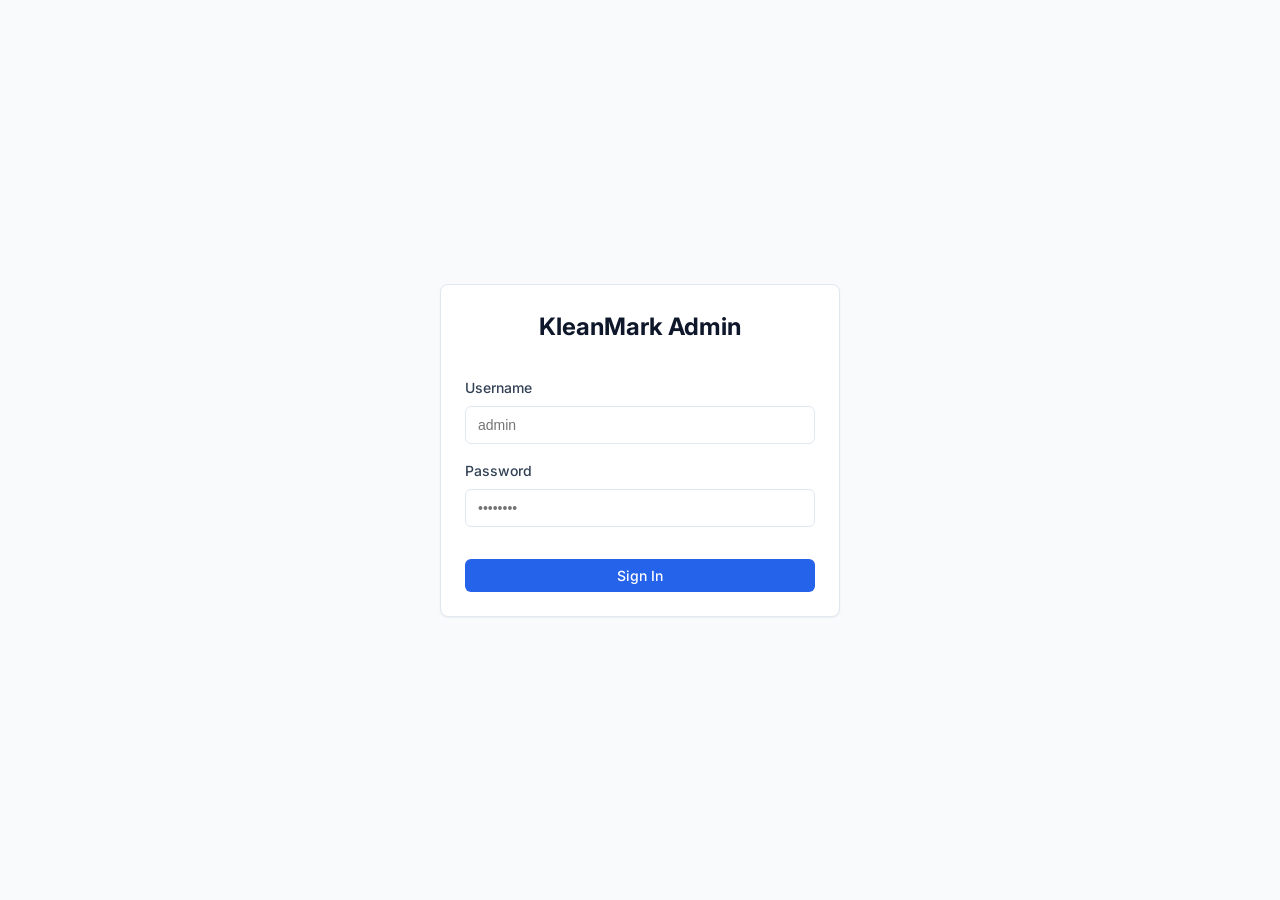
<file: admin/index.html>
<!DOCTYPE html>
<html lang="en">
<head>
  <meta charset="UTF-8">
  <meta name="viewport" content="width=device-width, initial-scale=1.0">
  <title>Admin Dashboard - KleanMark</title>
  <link href="https://fonts.googleapis.com/css2?family=Inter:wght@400;500;600;700&display=swap" rel="stylesheet">
  <link rel="stylesheet" href="css/global.css">
  <link rel="stylesheet" href="css/admin.css">
</head>
<body>

  <div class="app-container">
    
    <!-- Sidebar -->
    <aside class="sidebar">
      <div class="sidebar-header">
        <div class="sidebar-brand">KleanMark Admin</div>
      </div>
      <nav class="sidebar-nav">
        <div class="nav-item active" data-target="dashboard">Dashboard</div>
        <div class="nav-item" data-target="vendors">Vendors</div>
        <div class="nav-item" data-target="verifications">Verification Queue</div>
        <div class="nav-item" data-target="fraud">Fraud Flags</div>
        <div class="nav-item" data-target="rewards">Rewards</div>
        <div class="nav-item" data-target="subscriptions">Subscriptions</div>
        <div class="nav-item" data-target="images">Image Review</div>
        <div class="nav-item" data-target="logs">Activity Logs</div>
        <div class="nav-item" data-target="settings">System</div>
      </nav>
      <div class="sidebar-header" style="border-top: 1px solid rgba(255, 255, 255, 0.1); border-bottom: none; margin-top: auto;">
        <button class="btn btn-outline" style="width: 100%; color: #fff; border-color: rgba(255, 255, 255, 0.2);" onclick="logout()">Sign Out</button>
      </div>
    </aside>

    <!-- Main Content -->
    <div class="main-wrapper">
      <header class="topbar">
        <div class="page-title" id="pageTitle">Dashboard Overview</div>
      </header>

      <main class="main-content">
        
        <!-- DASHBOARD TAB -->
        <section id="dashboard" class="tab-pane active">
          <div class="stats-grid" id="statsContainer">
            <!-- Rendered via JS -->
            <div class="card stat-card">
              <div class="stat-title">Total Vendors</div>
              <div class="stat-value">...</div>
            </div>
          </div>
        </section>

        <!-- VENDORS TAB -->
        <section id="vendors" class="tab-pane">
          <div class="card" style="padding: 0;">
            <div style="padding: 1.5rem; border-bottom: 1px solid var(--border-color); display: flex; justify-content: space-between; align-items: center;">
              <h2 style="font-size: 1.125rem; font-weight: 600;">Vendor Directory</h2>
              <div>
                <button class="btn btn-primary" onclick="openAddVendorModal()">Add Vendor</button>
                <button class="btn btn-outline" onclick="loadVendors()">Refresh</button>
              </div>
            </div>
            <div class="table-responsive">
              <table class="data-table">
                <thead>
                  <tr>
                    <th>Business Name</th>
                    <th>Category</th>
                    <th>Trust Score</th>
                    <th>Status</th>
                    <th>Actions</th>
                  </tr>
                </thead>
                <tbody id="vendorTableBody">
                  <!-- Rendered via JS -->
                </tbody>
              </table>
            </div>
          </div>
        </section>

        <!-- VERIFICATION QUEUE TAB -->
        <section id="verifications" class="tab-pane">
          <div class="card" style="padding: 0;">
            <div style="padding: 1.5rem; border-bottom: 1px solid var(--border-color); display: flex; justify-content: space-between; align-items: center;">
              <h2 style="font-size: 1.125rem; font-weight: 600;">Verification Queue</h2>
              <button class="btn btn-outline" onclick="loadVerifications()">Refresh</button>
            </div>
            <div class="table-responsive">
              <table class="data-table">
                <thead>
                  <tr>
                    <th>Vendor Name</th>
                    <th>Category</th>
                    <th>Checklists Submitted</th>
                    <th>Actions</th>
                  </tr>
                </thead>
                <tbody id="verificationTableBody">
                  <!-- Rendered via JS -->
                </tbody>
              </table>
            </div>
          </div>
        </section>

        <!-- FRAUD FLAGS TAB -->
        <section id="fraud" class="tab-pane">
          <div class="card" style="padding: 0;">
            <div style="padding: 1.5rem; border-bottom: 1px solid var(--border-color); display: flex; justify-content: space-between; align-items: center;">
              <h2 style="font-size: 1.125rem; font-weight: 600;">Active Fraud Flags</h2>
              <button class="btn btn-outline" onclick="loadFraudFlags()">Refresh</button>
            </div>
            <div class="table-responsive">
              <table class="data-table">
                <thead>
                  <tr>
                    <th>Date</th>
                    <th>Customer</th>
                    <th>Vendor</th>
                    <th>Reason</th>
                    <th>Actions</th>
                  </tr>
                </thead>
                <tbody id="fraudTableBody">
                  <!-- Rendered via JS -->
                </tbody>
              </table>
            </div>
          </div>
        </section>

        <!-- REWARDS TAB -->
        <section id="rewards" class="tab-pane">
          <div class="card" style="margin-bottom: 1.5rem;">
            <h2 style="font-size: 1.125rem; font-weight: 600; margin-bottom: 1rem;">Add Global Reward Tier</h2>
            <form id="rewardForm" style="display: flex; gap: 1rem; align-items: flex-end;">
              <div class="form-group" style="margin: 0; flex: 1;">
                <label class="form-label" for="rName">Reward Name</label>
                <input type="text" id="rName" class="form-control" placeholder="e.g. Free Dessert" required>
              </div>
              <div class="form-group" style="margin: 0; width: 150px;">
                <label class="form-label" for="rStars">Required Stars</label>
                <input type="number" id="rStars" class="form-control" required min="1">
              </div>
              <button type="submit" class="btn btn-primary" style="height: 38px;">Add Tier</button>
            </form>
          </div>
          <div class="card" style="padding: 0;">
            <div class="table-responsive">
              <table class="data-table">
                <thead>
                  <tr>
                    <th>Reward Name</th>
                    <th>Required Stars</th>
                    <th>Actions</th>
                  </tr>
                </thead>
                <tbody id="rewardTableBody">
                  <!-- Rendered via JS -->
                </tbody>
              </table>
            </div>
          </div>
        </section>

        <!-- SUBSCRIPTIONS TAB -->
        <section id="subscriptions" class="tab-pane">
          <!-- Active Subscribers -->
          <div class="card" style="padding: 0; margin-bottom: 2rem;">
            <div style="padding: 1.5rem; border-bottom: 1px solid var(--border-color); display: flex; justify-content: space-between; align-items: center;">
              <h2 style="font-size: 1.125rem; font-weight: 600;">Active Subscribers</h2>
              <button class="btn btn-outline" onclick="loadSubscribers()">Refresh</button>
            </div>
            <div class="table-responsive">
              <table class="data-table">
                <thead>
                  <tr>
                    <th>Vendor Name</th>
                    <th>Email</th>
                    <th>Plan</th>
                    <th>Amount</th>
                    <th>Start Date</th>
                    <th>Action</th>
                  </tr>
                </thead>
                <tbody id="subscribersTableBody">
                  <!-- Rendered via JS -->
                </tbody>
              </table>
            </div>
          </div>

          <div class="card" style="padding: 0;">
            <div style="padding: 1.5rem; border-bottom: 1px solid var(--border-color);">
              <h2 style="font-size: 1.125rem; font-weight: 600;">Subscription Plans (Pricing)</h2>
            </div>
            <div class="table-responsive">
              <table class="data-table">
                <thead>
                  <tr>
                    <th>Plan Name</th>
                    <th>Price</th>
                    <th>Description 1</th>
                    <th>Description 2</th>
                    <th>Description 3</th>
                    <th>Action</th>
                  </tr>
                </thead>
                <tbody id="subscriptionsTableBody">
                  <!-- Rendered via JS -->
                </tbody>
              </table>
            </div>
          </div>
        </section>

        <!-- IMAGE REVIEW TAB -->
        <section id="images" class="tab-pane">
          <div class="card" style="padding: 0;">
            <div style="padding: 1.5rem; border-bottom: 1px solid var(--border-color);">
              <h2 style="font-size: 1.125rem; font-weight: 600;">Pending Image Reviews</h2>
            </div>
            <div class="table-responsive">
              <table class="data-table">
                <thead>
                  <tr>
                    <th>Vendor</th>
                    <th>Image Type</th>
                    <th>Preview</th>
                    <th>Score (0-5)</th>
                    <th>Action</th>
                  </tr>
                </thead>
                <tbody id="imagesTableBody">
                  <!-- Rendered via JS -->
                </tbody>
              </table>
            </div>
          </div>
        </section>

        <!-- LOGS TAB -->
        <section id="logs" class="tab-pane">
          <div class="card" style="padding: 0;">
            <div style="padding: 1.5rem; border-bottom: 1px solid var(--border-color); display: flex; justify-content: space-between; align-items: center;">
              <h2 style="font-size: 1.125rem; font-weight: 600;">Admin Activity Logs</h2>
              <button class="btn btn-outline" onclick="loadLogs()">Refresh</button>
            </div>
            <div class="table-responsive">
              <table class="data-table">
                <thead>
                  <tr>
                    <th>Date</th>
                    <th>Admin</th>
                    <th>Action</th>
                    <th>Details</th>
                  </tr>
                </thead>
                <tbody id="logsTableBody">
                  <!-- Rendered via JS -->
                </tbody>
              </table>
            </div>
          </div>
        </section>

        <!-- SYSTEM TAB -->
        <section id="settings" class="tab-pane">
          <div class="card">
            <h2 style="font-size: 1.125rem; font-weight: 600; margin-bottom: 0.5rem;">Monthly Freshness Check</h2>
            <p style="color: var(--text-muted); font-size: 0.875rem; margin-bottom: 1.5rem;">
              Manually trigger the monthly freshness check. This will mark vendors as inactive if they haven't uploaded new proof images within their required timeframe.
            </p>
            <button class="btn btn-danger" onclick="triggerFreshnessCheck()" id="freshnessBtn">Execute Freshness Check</button>
            <p id="freshnessResult" style="margin-top: 1rem; font-size: 0.875rem;"></p>
          </div>
        </section>

      </main>
    </div>
  </div>

  <!-- VENDOR DETAILS MODAL -->
  <div class="modal-overlay" id="vendorModal">
    <div class="modal">
      <div class="modal-header">
        <h3 class="modal-title" id="vmTitle">Vendor Details</h3>
        <button class="modal-close" onclick="closeModal('vendorModal')">&times;</button>
      </div>
      <div class="modal-body">
        <div id="vmImages" style="display: grid; grid-template-columns: 1fr 1fr; gap: 1rem; margin-bottom: 1.5rem;">
          <!-- Images go here -->
        </div>
        <hr style="border: 0; border-top: 1px solid var(--border-color); margin: 1.5rem 0;">
        <h4 style="font-size: 0.875rem; font-weight: 600; margin-bottom: 0.5rem;">Override Trust Score</h4>
        <div style="display: flex; gap: 1rem; align-items: center;">
          <input type="number" id="vmScoreInput" class="form-control" step="0.1" style="width: 100px;">
          <button class="btn btn-primary" onclick="updateTrustScore()">Save Score</button>
        </div>
        <input type="hidden" id="vmVendorId">
      </div>
      <div class="modal-footer">
        <button class="btn btn-outline" onclick="closeModal('vendorModal')">Close</button>
      </div>
    </div>
  </div>

  <!-- ADD/EDIT VENDOR MODAL -->
  <div class="modal-overlay" id="addVendorModal">
    <div class="modal">
      <div class="modal-header">
        <h3 class="modal-title" id="addVendorTitle">Add New Vendor</h3>
        <button class="modal-close" onclick="closeModal('addVendorModal')">&times;</button>
      </div>
      <div class="modal-body">
        <form id="addVendorForm">
          <input type="hidden" id="avId">
          <div class="form-group">
            <label class="form-label" for="avBusinessName">Business Name</label>
            <input type="text" id="avBusinessName" class="form-control" required>
          </div>
          <div class="form-group">
            <label class="form-label" for="avOwnerName">Owner Name</label>
            <input type="text" id="avOwnerName" class="form-control" required>
          </div>
          <div class="form-group">
            <label class="form-label" for="avEmail">Email</label>
            <input type="email" id="avEmail" class="form-control" required>
          </div>
          <div class="form-group" id="avPasswordGroup">
            <label class="form-label" for="avPassword">Password</label>
            <input type="password" id="avPassword" class="form-control">
          </div>
          <div class="form-group">
            <label class="form-label" for="avCategory">Category</label>
            <select id="avCategory" class="form-control">
              <option value="Restaurant">Restaurant</option>
              <option value="Cafe">Cafe</option>
              <option value="Food Truck">Food Truck</option>
              <option value="Cloud Kitchen">Cloud Kitchen</option>
              <option value="Bakery">Bakery</option>
            </select>
          </div>
          <button type="submit" class="btn btn-primary" style="width:100%">Save Vendor</button>
        </form>
      </div>
    </div>
  </div>

  <!-- SUSPEND VENDOR MODAL -->
  <div class="modal-overlay" id="suspendVendorModal">
    <div class="modal">
      <div class="modal-header">
        <h3 class="modal-title">Suspend Vendor</h3>
        <button class="modal-close" onclick="closeModal('suspendVendorModal')">&times;</button>
      </div>
      <div class="modal-body">
        <input type="hidden" id="svId">
        <div class="form-group">
          <label class="form-label" for="svReason">Reason for suspension</label>
          <textarea id="svReason" class="form-control" rows="3" required></textarea>
        </div>
        <button class="btn btn-danger" onclick="suspendVendorSubmit()" style="width:100%">Confirm Suspension</button>
      </div>
    </div>
  </div>

  <script src="js/auth.js"></script>
  <script src="js/main.js"></script>
</body>
</html>
</file>
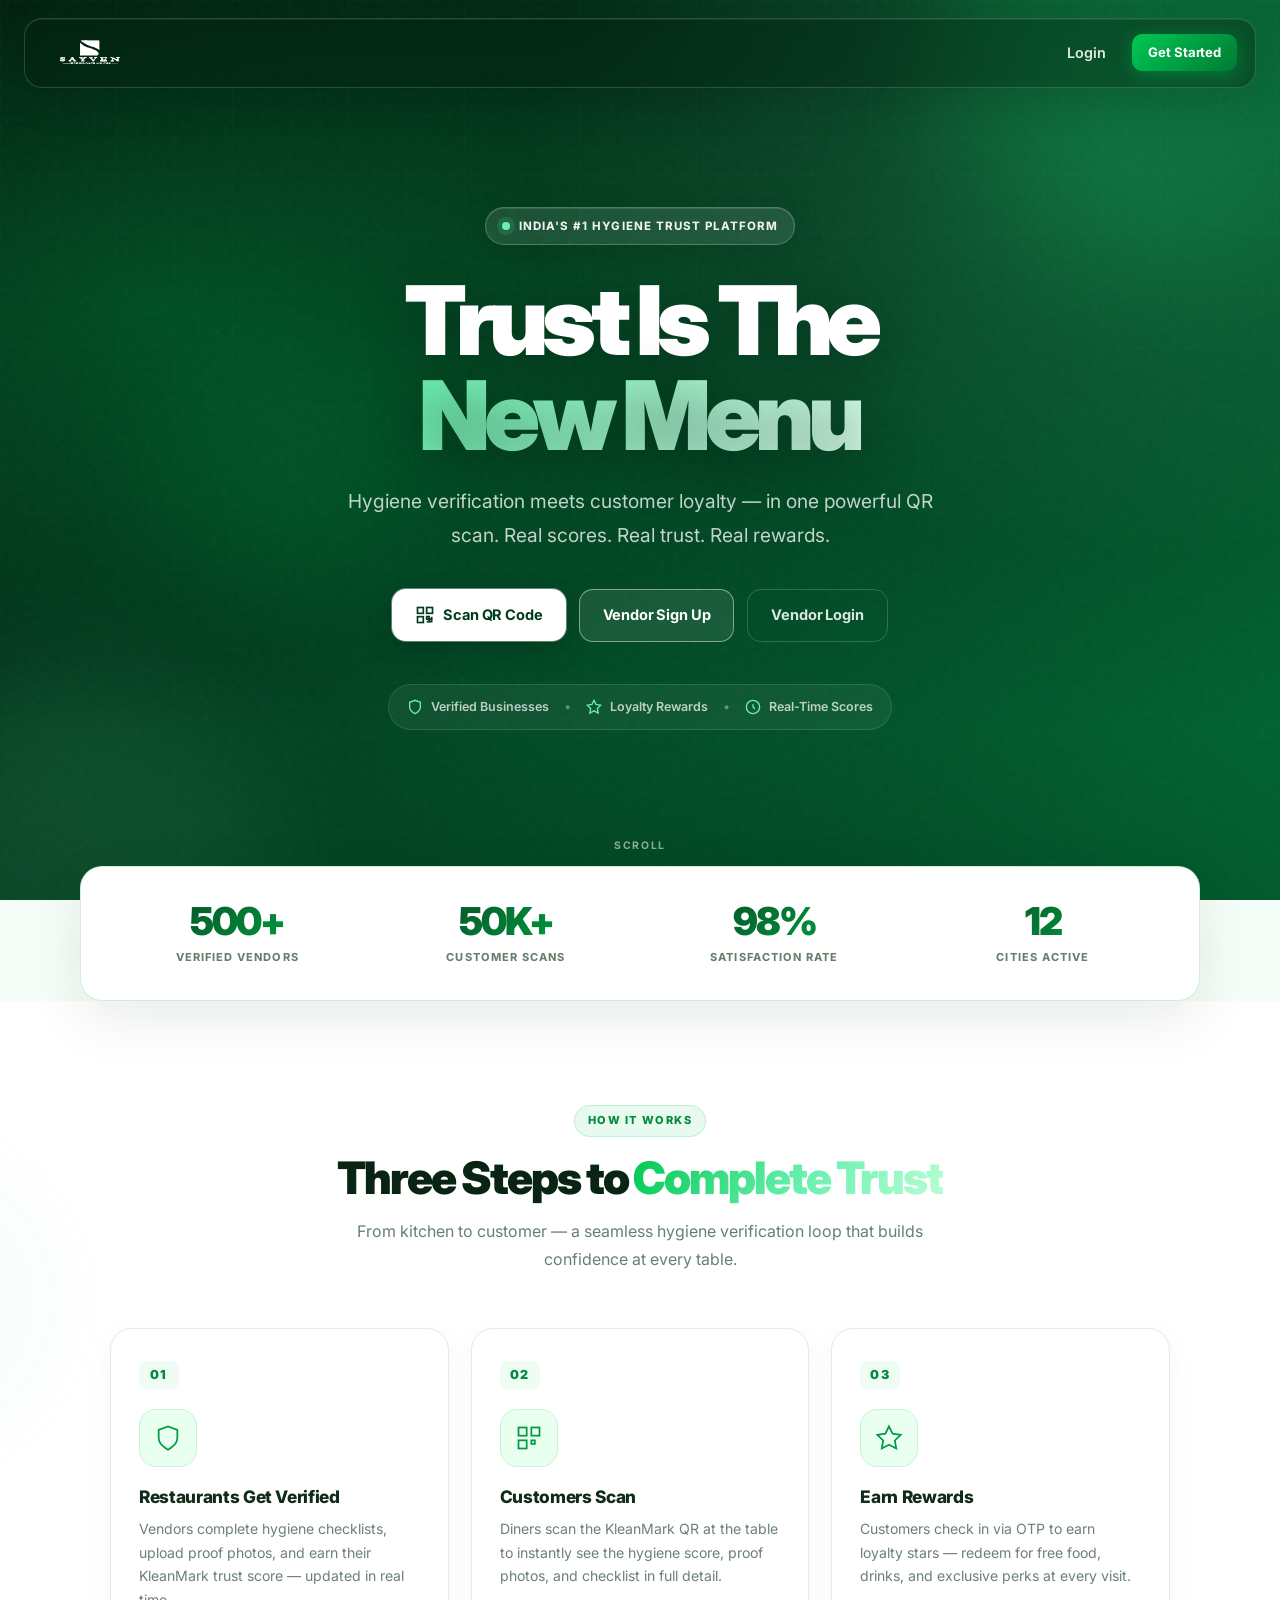
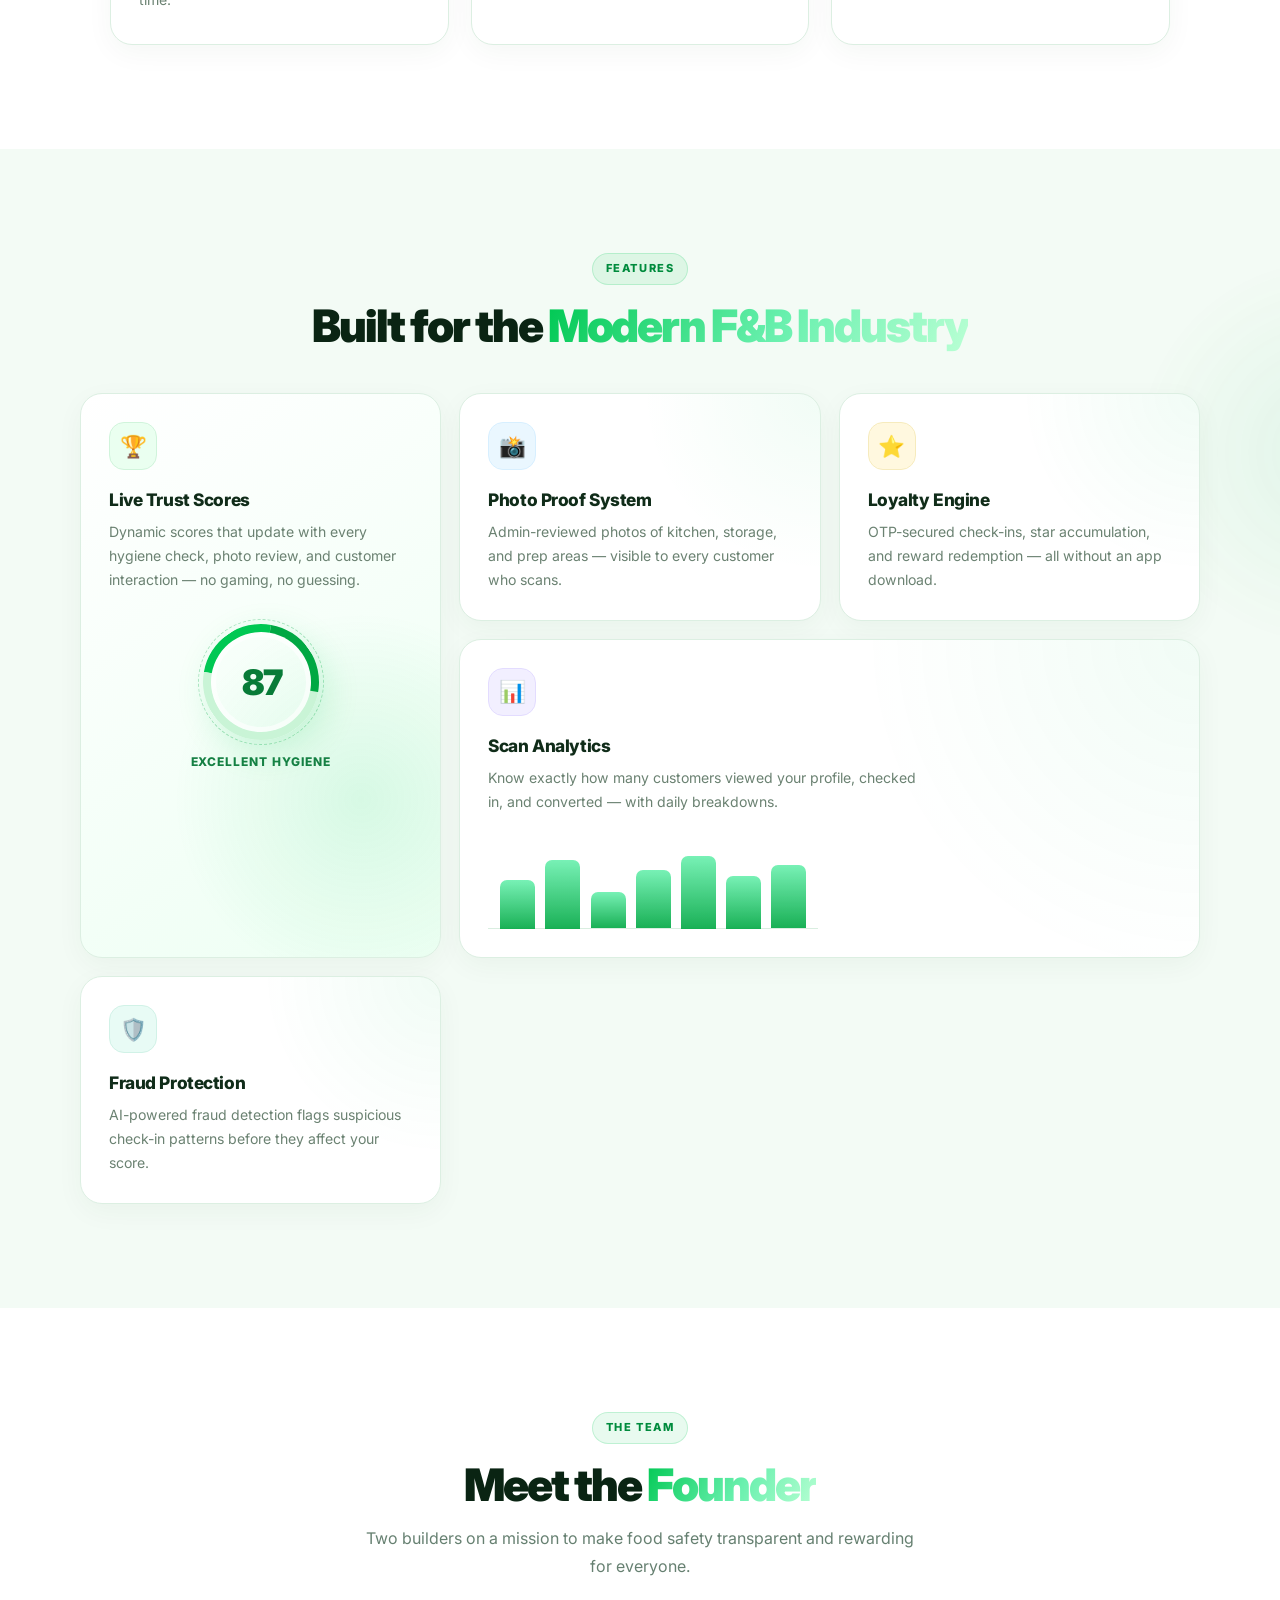
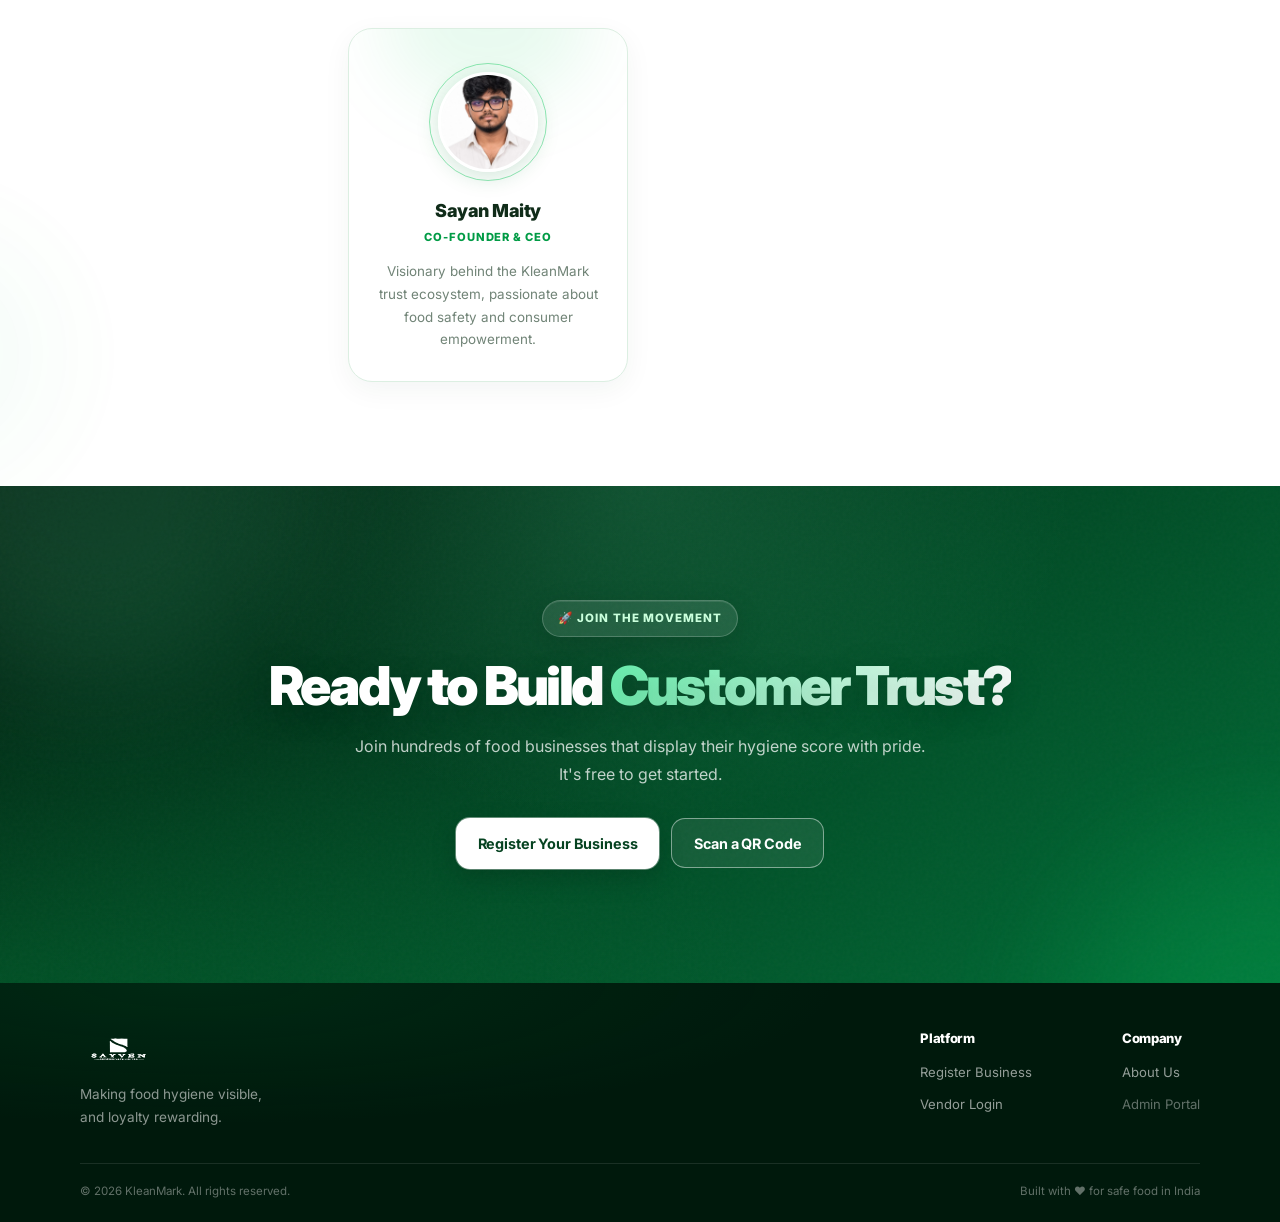
<file: frontend/index.html>
<!DOCTYPE html>
<html lang="en">
<head>
  <meta charset="UTF-8">
  <meta name="viewport" content="width=device-width, initial-scale=1.0">
  <title>KleanMark — Trust Is The New Menu</title>
  <link href="https://fonts.googleapis.com/css2?family=Inter:wght@300;400;500;600;700;800;900&display=swap" rel="stylesheet">
  <link rel="icon" type="image/x-icon" href="assets/images/favicon.ico">
  <link rel="stylesheet" href="css/global.css">
  <link rel="stylesheet" href="css/landing.css">
</head>
<body>

  <!-- ===== HERO ===== -->
  <header class="hero">
    <div class="hero-noise"></div>
    <div class="orb orb-1"></div>
    <div class="orb orb-2"></div>
    <div class="orb orb-3"></div>

    <nav class="hero-nav">
      <img src="assets/images/Logo.svg" alt="KleanMark" class="nav-logo">
      <div class="nav-links">
        <a href="vendor-login.html" class="nav-link">Login</a>
        <a href="vendor-register.html" class="btn btn-primary btn-sm">Get Started</a>
      </div>
    </nav>

    <div class="hero-content">
      <div class="hero-badge">
        <span class="dot"></span>
        India's #1 Hygiene Trust Platform
      </div>

      <h1 class="hero-title">
        Trust Is The<br>
        <span class="gradient-text">New Menu</span>
      </h1>

      <p class="hero-subtitle">
        Hygiene verification meets customer loyalty — in one powerful QR scan.
        Real scores. Real trust. Real rewards.
      </p>

      <div class="hero-buttons">
        <button class="btn btn-hero-primary" onclick="openScanner()">
          <svg width="20" height="20" viewBox="0 0 24 24" fill="none" stroke="currentColor" stroke-width="2"><rect x="3" y="3" width="7" height="7"/><rect x="14" y="3" width="7" height="7"/><rect x="3" y="14" width="7" height="7"/><path d="M14 14h3v3h-3z"/><path d="M17 17h3v3h-3z"/><path d="M14 20h3"/><path d="M20 14v3"/></svg>
          Scan QR Code
        </button>
        <a href="vendor-register.html" class="btn btn-hero-outline">Vendor Sign Up</a>
        <a href="vendor-login.html" class="btn btn-hero-ghost">Vendor Login</a>
      </div>

      <div class="hero-trust-strip">
        <div class="trust-item">
          <svg width="16" height="16" viewBox="0 0 24 24" fill="none" stroke="currentColor" stroke-width="2"><path d="M12 22s8-4 8-10V5l-8-3-8 3v7c0 6 8 10 8 10z"/></svg>
          Verified Businesses
        </div>
        <div class="trust-sep">•</div>
        <div class="trust-item">
          <svg width="16" height="16" viewBox="0 0 24 24" fill="none" stroke="currentColor" stroke-width="2"><polygon points="12 2 15.09 8.26 22 9.27 17 14.14 18.18 21.02 12 17.77 5.82 21.02 7 14.14 2 9.27 8.91 8.26 12 2"/></svg>
          Loyalty Rewards
        </div>
        <div class="trust-sep">•</div>
        <div class="trust-item">
          <svg width="16" height="16" viewBox="0 0 24 24" fill="none" stroke="currentColor" stroke-width="2"><circle cx="12" cy="12" r="10"/><path d="M12 8v4l3 3"/></svg>
          Real-Time Scores
        </div>
      </div>
    </div>

    <div class="scroll-hint">
      <span>Scroll</span>
      <div class="scroll-arrow"></div>
    </div>
  </header>

  <!-- ===== STATS STRIP ===== -->
  <div class="stats-strip">
    <div class="stat-item reveal">
      <div class="stat-number" data-target="500" data-suffix="+">500+</div>
      <div class="stat-label">Verified Vendors</div>
    </div>
    <div class="stat-divider"></div>
    <div class="stat-item reveal">
      <div class="stat-number" data-target="50" data-suffix="K+">50K+</div>
      <div class="stat-label">Customer Scans</div>
    </div>
    <div class="stat-divider"></div>
    <div class="stat-item reveal">
      <div class="stat-number" data-target="98" data-suffix="%">98%</div>
      <div class="stat-label">Satisfaction Rate</div>
    </div>
    <div class="stat-divider"></div>
    <div class="stat-item reveal">
      <div class="stat-number" data-target="12" data-suffix="">12</div>
      <div class="stat-label">Cities Active</div>
    </div>
  </div>

  <!-- ===== HOW IT WORKS ===== -->
  <section class="how-it-works">
    <div class="section-inner">
      <span class="section-label reveal">How It Works</span>
      <h2 class="section-title reveal">Three Steps to <span class="gradient-text">Complete Trust</span></h2>
      <p class="section-subtitle reveal">From kitchen to customer — a seamless hygiene verification loop that builds confidence at every table.</p>

      <div class="steps">
        <div class="step reveal">
          <div class="step-accent"></div>
          <div class="step-number">01</div>
          <div class="step-icon">
            <svg width="28" height="28" viewBox="0 0 24 24" fill="none" stroke="currentColor" stroke-width="1.5"><path d="M12 22s8-4 8-10V5l-8-3-8 3v7c0 6 8 10 8 10z"/></svg>
          </div>
          <div class="step-content">
            <h3>Restaurants Get Verified</h3>
            <p>Vendors complete hygiene checklists, upload proof photos, and earn their KleanMark trust score — updated in real time.</p>
          </div>
        </div>

        <div class="step reveal">
          <div class="step-accent"></div>
          <div class="step-number">02</div>
          <div class="step-icon">
            <svg width="28" height="28" viewBox="0 0 24 24" fill="none" stroke="currentColor" stroke-width="1.5"><rect x="3" y="3" width="7" height="7"/><rect x="14" y="3" width="7" height="7"/><rect x="3" y="14" width="7" height="7"/><path d="M14 14h3v3h-3z"/></svg>
          </div>
          <div class="step-content">
            <h3>Customers Scan</h3>
            <p>Diners scan the KleanMark QR at the table to instantly see the hygiene score, proof photos, and checklist in full detail.</p>
          </div>
        </div>

        <div class="step reveal">
          <div class="step-accent"></div>
          <div class="step-number">03</div>
          <div class="step-icon">
            <svg width="28" height="28" viewBox="0 0 24 24" fill="none" stroke="currentColor" stroke-width="1.5"><polygon points="12 2 15.09 8.26 22 9.27 17 14.14 18.18 21.02 12 17.77 5.82 21.02 7 14.14 2 9.27 8.91 8.26 12 2"/></svg>
          </div>
          <div class="step-content">
            <h3>Earn Rewards</h3>
            <p>Customers check in via OTP to earn loyalty stars — redeem for free food, drinks, and exclusive perks at every visit.</p>
          </div>
        </div>
      </div>
    </div>
  </section>

  <!-- ===== FEATURES BENTO ===== -->
  <section class="features-section">
    <div class="section-inner">
      <span class="section-label reveal">Features</span>
      <h2 class="section-title reveal">Built for the <span class="gradient-text">Modern F&amp;B Industry</span></h2>
      <div class="bento-grid">
        <div class="bento-card bento-large reveal">
          <div class="bento-icon">🏆</div>
          <h3>Live Trust Scores</h3>
          <p>Dynamic scores that update with every hygiene check, photo review, and customer interaction — no gaming, no guessing.</p>
          <div class="bento-score-demo">
            <div class="demo-ring">
              <span class="demo-score">87</span>
            </div>
            <div class="demo-label">Excellent Hygiene</div>
          </div>
        </div>
        <div class="bento-card reveal">
          <div class="bento-icon">📸</div>
          <h3>Photo Proof System</h3>
          <p>Admin-reviewed photos of kitchen, storage, and prep areas — visible to every customer who scans.</p>
        </div>
        <div class="bento-card reveal">
          <div class="bento-icon">⭐</div>
          <h3>Loyalty Engine</h3>
          <p>OTP-secured check-ins, star accumulation, and reward redemption — all without an app download.</p>
        </div>
        <div class="bento-card bento-wide reveal">
          <div class="bento-icon">📊</div>
          <h3>Scan Analytics</h3>
          <p>Know exactly how many customers viewed your profile, checked in, and converted — with daily breakdowns.</p>
          <div class="analytics-demo">
            <div class="analytics-bar" style="--h: 60%"></div>
            <div class="analytics-bar" style="--h: 85%"></div>
            <div class="analytics-bar" style="--h: 45%"></div>
            <div class="analytics-bar" style="--h: 72%"></div>
            <div class="analytics-bar" style="--h: 90%"></div>
            <div class="analytics-bar" style="--h: 65%"></div>
            <div class="analytics-bar" style="--h: 78%"></div>
          </div>
        </div>
        <div class="bento-card reveal">
          <div class="bento-icon">🛡️</div>
          <h3>Fraud Protection</h3>
          <p>AI-powered fraud detection flags suspicious check-in patterns before they affect your score.</p>
        </div>
      </div>
    </div>
  </section>

  <!-- ===== FOUNDERS ===== -->
  <section class="about-founders" id="founders">
    <div class="section-inner">
      <span class="section-label reveal">The Team</span>
      <h2 class="section-title reveal">Meet the <span class="gradient-text">Founder</span></h2>
      <p class="section-subtitle reveal">Two builders on a mission to make food safety transparent and rewarding for everyone.</p>

      <div class="founders-grid">
        <div class="founder-card reveal">
          <div class="founder-glow"></div>
          <div class="founder-img-wrap">
            <img src="assets/images/Sayan%20Maity.png" alt="Sayan Maity" class="founder-img">
            <div class="founder-ring"></div>
          </div>
          <div class="founder-info">
            <h3>Sayan Maity</h3>
            <p class="founder-role">Co-Founder &amp; CEO</p>
            <p class="founder-bio">Visionary behind the KleanMark trust ecosystem, passionate about food safety and consumer empowerment.</p>
          </div>
        </div>

        <!-- <div class="founder-card reveal">
          <div class="founder-glow"></div>
          <div class="founder-img-wrap">
            <img src="assets/images/CEO%202.png" alt="Subarna Bag" class="founder-img">
            <div class="founder-ring"></div>
          </div>
          <div class="founder-info">
            <h3 id="ceo2-name">Subarna Bag</h3>
            <p class="founder-role">Co-Founder &amp; CTO</p>
            <p class="founder-bio">The engineering force behind KleanMark's real-time verification platform and loyalty infrastructure.</p>
          </div>
        </div> -->
      </div>
    </div>
  </section>

  <!-- ===== CTA ===== -->
  <section class="cta-section">
    <div class="cta-noise"></div>
    <div class="orb orb-1"></div>
    <div class="orb orb-2"></div>
    <div class="cta-inner reveal">
      <div class="cta-badge">🚀 Join the Movement</div>
      <h2>Ready to Build <span class="gradient-text">Customer Trust?</span></h2>
      <p>Join hundreds of food businesses that display their hygiene score with pride. It's free to get started.</p>
      <div class="cta-buttons">
        <a href="vendor-register.html" class="btn btn-cta-primary">Register Your Business</a>
        <button class="btn btn-cta-outline" onclick="openScanner()">Scan a QR Code</button>
      </div>
    </div>
  </section>

  <!-- ===== FOOTER ===== -->
  <footer class="site-footer">
    <div class="footer-inner">
      <div class="footer-brand">
        <img src="assets/images/Logo.svg" alt="KleanMark" class="footer-logo">
        <p>Making food hygiene visible,<br>and loyalty rewarding.</p>
      </div>
      <div class="footer-links">
        <div class="footer-col">
          <h4>Platform</h4>
          <a href="vendor-register.html">Register Business</a>
          <a href="vendor-login.html">Vendor Login</a>
        </div>
        <div class="footer-col">
          <h4>Company</h4>
          <a href="#founders">About Us</a>
          <a href="admin-login.html" class="footer-admin-link">Admin Portal</a>
        </div>
      </div>
    </div>
    <div class="footer-bottom">
      <p>© 2026 KleanMark. All rights reserved.</p>
      <p>Built with ❤️ for safe food in India</p>
    </div>
  </footer>

  <!-- ===== QR SCANNER MODAL ===== -->
  <div class="modal-overlay" id="scannerModal" role="dialog" aria-modal="true" aria-labelledby="scannerTitle" aria-hidden="true" tabindex="-1">
    <div class="modal-content">
      <div class="modal-handle"></div>
      <div class="modal-scanner-icon">
        <svg width="48" height="48" viewBox="0 0 24 24" fill="none" stroke="currentColor" stroke-width="1.5"><rect x="3" y="3" width="7" height="7"/><rect x="14" y="3" width="7" height="7"/><rect x="3" y="14" width="7" height="7"/><path d="M14 14h3v3h-3z"/><path d="M17 17h3v3h-3z"/><path d="M14 20h3"/><path d="M20 14v3"/></svg>
      </div>
      <h3 id="scannerTitle">Scan KleanMark QR</h3>
      <p>In a live deployment, this opens your camera. For now, enter a Vendor ID to simulate scanning.</p>
      <div class="form-group">
        <label class="form-label">Vendor ID (UUID)</label>
        <input type="text" id="mockVendorId" class="form-control" placeholder="e.g. 3fa85f64-5717-4562-b3fc-2c963f66afa6" autocomplete="off" autocapitalize="off" spellcheck="false" maxlength="36" aria-describedby="vendorIdHelp">
        <small id="vendorIdHelp">Enter a valid vendor UUID.</small>
      </div>
      <button class="btn btn-primary" onclick="simulateScan()">Simulate Scan</button>
      <button class="btn btn-outline" style="margin-top: 10px;" onclick="closeScanner()">Cancel</button>
    </div>
  </div>

  <div id="toast-container"></div>

  <script src="js/api.js"></script>
  <script>
    const scannerModal = document.getElementById('scannerModal');
    const vendorIdInput = document.getElementById('mockVendorId');
    let previouslyFocusedElement = null;

    function openScanner() {
      previouslyFocusedElement = document.activeElement;
      scannerModal.classList.add('active');
      scannerModal.setAttribute('aria-hidden', 'false');
      vendorIdInput.focus();
    }

    function closeScanner() {
      scannerModal.classList.remove('active');
      scannerModal.setAttribute('aria-hidden', 'true');
      if (previouslyFocusedElement && typeof previouslyFocusedElement.focus === 'function') {
        previouslyFocusedElement.focus();
      }
    }

    function simulateScan() {
      const vendorId = vendorIdInput.value.trim();
      const uuidPattern = /^[0-9a-f]{8}-[0-9a-f]{4}-[1-8][0-9a-f]{3}-[89ab][0-9a-f]{3}-[0-9a-f]{12}$/i;

      if (!uuidPattern.test(vendorId)) {
        vendorIdInput.setCustomValidity('Enter a valid UUID.');
        vendorIdInput.reportValidity();
        return;
      }

      vendorIdInput.setCustomValidity('');
      window.location.href = `public-vendor.html?id=${encodeURIComponent(vendorId)}`;
    }

    vendorIdInput.addEventListener('input', () => vendorIdInput.setCustomValidity(''));

    // Close the scanner when the user clicks the backdrop or presses Escape.
    scannerModal.addEventListener('click', (event) => {
      if (event.target === scannerModal) closeScanner();
    });

    document.addEventListener('keydown', (event) => {
      if (event.key === 'Escape' && scannerModal.classList.contains('active')) {
        closeScanner();
      }
    });

    document.addEventListener('DOMContentLoaded', () => {
      // Scroll reveal
      if ('IntersectionObserver' in window) {
        const revealObserver = new IntersectionObserver((entries, observer) => {
          entries.forEach((entry) => {
            if (entry.isIntersecting) {
              entry.target.classList.add('visible');
              observer.unobserve(entry.target);
            }
          });
        }, { threshold: 0.08, rootMargin: '0px 0px -40px 0px' });

        document.querySelectorAll('.reveal, .fade-up').forEach((element) => {
          revealObserver.observe(element);
        });
      } else {
        document.querySelectorAll('.reveal, .fade-up').forEach((element) => {
          element.classList.add('visible');
        });
      }

      // Animate the statistics once they enter the viewport.
      const statNumbers = document.querySelectorAll('.stat-number[data-target]');
      const animateNum = (element) => {
        const target = Number(element.dataset.target);
        const suffix = element.dataset.suffix || '';
        const duration = 1200;
        const startTime = performance.now();

        if (!Number.isFinite(target) || target < 0) return;

        const tick = (now) => {
          const progress = Math.min((now - startTime) / duration, 1);
          const easedProgress = 1 - Math.pow(1 - progress, 3);
          element.textContent = `${Math.floor(target * easedProgress)}${suffix}`;
          if (progress < 1) requestAnimationFrame(tick);
        };

        requestAnimationFrame(tick);
      };

      if ('IntersectionObserver' in window) {
        const statsObserver = new IntersectionObserver((entries, observer) => {
          entries.forEach((entry) => {
            if (entry.isIntersecting) {
              animateNum(entry.target);
              observer.unobserve(entry.target);
            }
          });
        }, { threshold: 0.5 });

        statNumbers.forEach((element) => statsObserver.observe(element));
      } else {
        statNumbers.forEach(animateNum);
      }
    });
  </script>
</body>
</html>
</file>
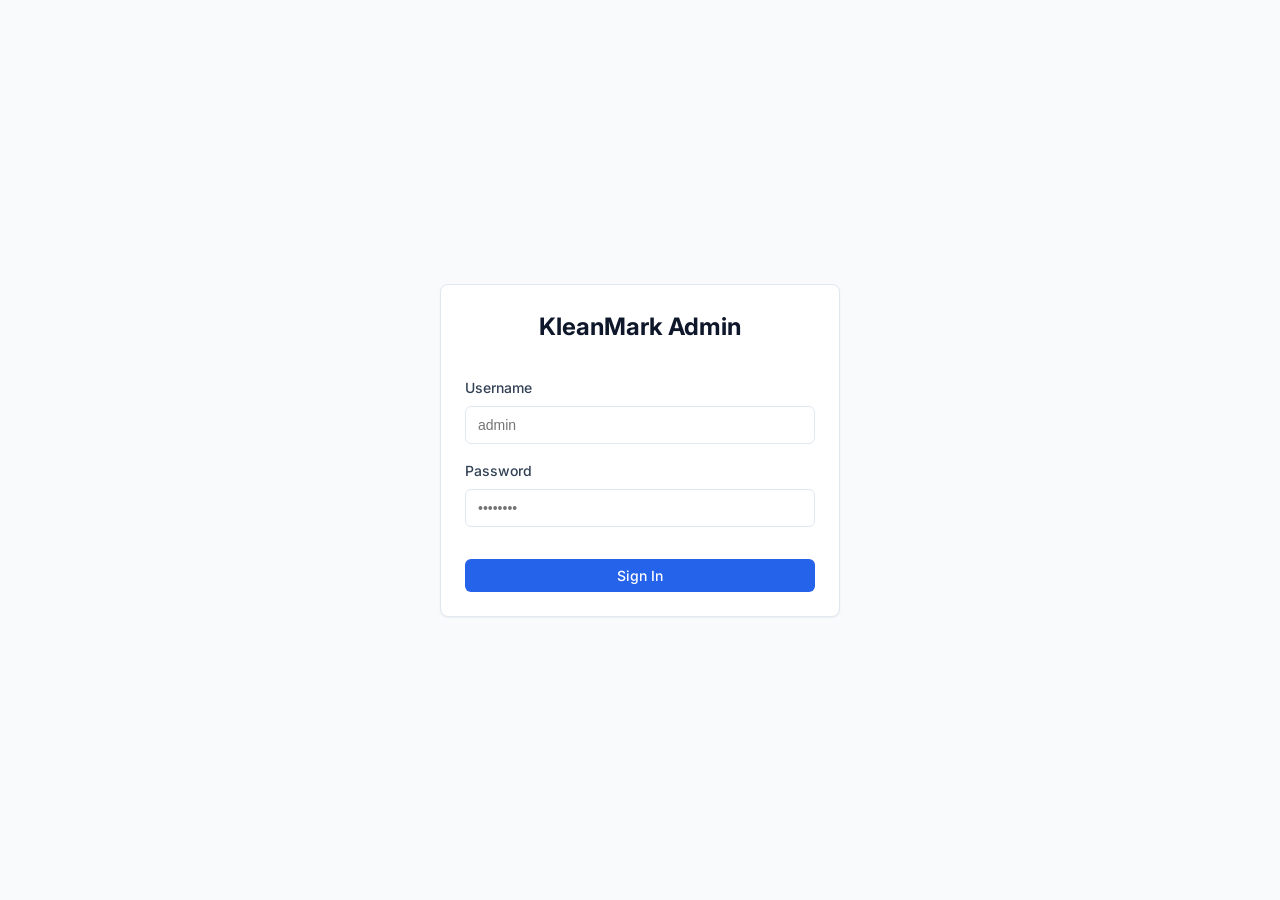
<file: admin/login.html>
<!DOCTYPE html>
<html lang="en">
<head>
  <meta charset="UTF-8">
  <meta name="viewport" content="width=device-width, initial-scale=1.0">
  <title>Admin Login - KleanMark</title>
  <link href="https://fonts.googleapis.com/css2?family=Inter:wght@400;500;600;700&display=swap" rel="stylesheet">
  <link rel="stylesheet" href="css/global.css">
  <link rel="stylesheet" href="css/admin.css">
</head>
<body class="login-page">

  <div class="card login-card">
    <div class="login-logo">KleanMark Admin</div>
    
    <div id="errorMessage" class="badge badge-danger" style="display: none; width: 100%; justify-content: center; margin-bottom: 1rem; padding: 0.5rem;"></div>

    <form id="loginForm">
      <div class="form-group">
        <label class="form-label" for="username">Username</label>
        <input type="text" id="username" class="form-control" required placeholder="admin">
      </div>
      <div class="form-group">
        <label class="form-label" for="password">Password</label>
        <input type="password" id="password" class="form-control" required placeholder="••••••••">
      </div>
      <button type="submit" class="btn btn-primary" style="width: 100%; margin-top: 1rem;">Sign In</button>
    </form>
  </div>

  <script src="js/auth.js"></script>
</body>
</html>
</file>
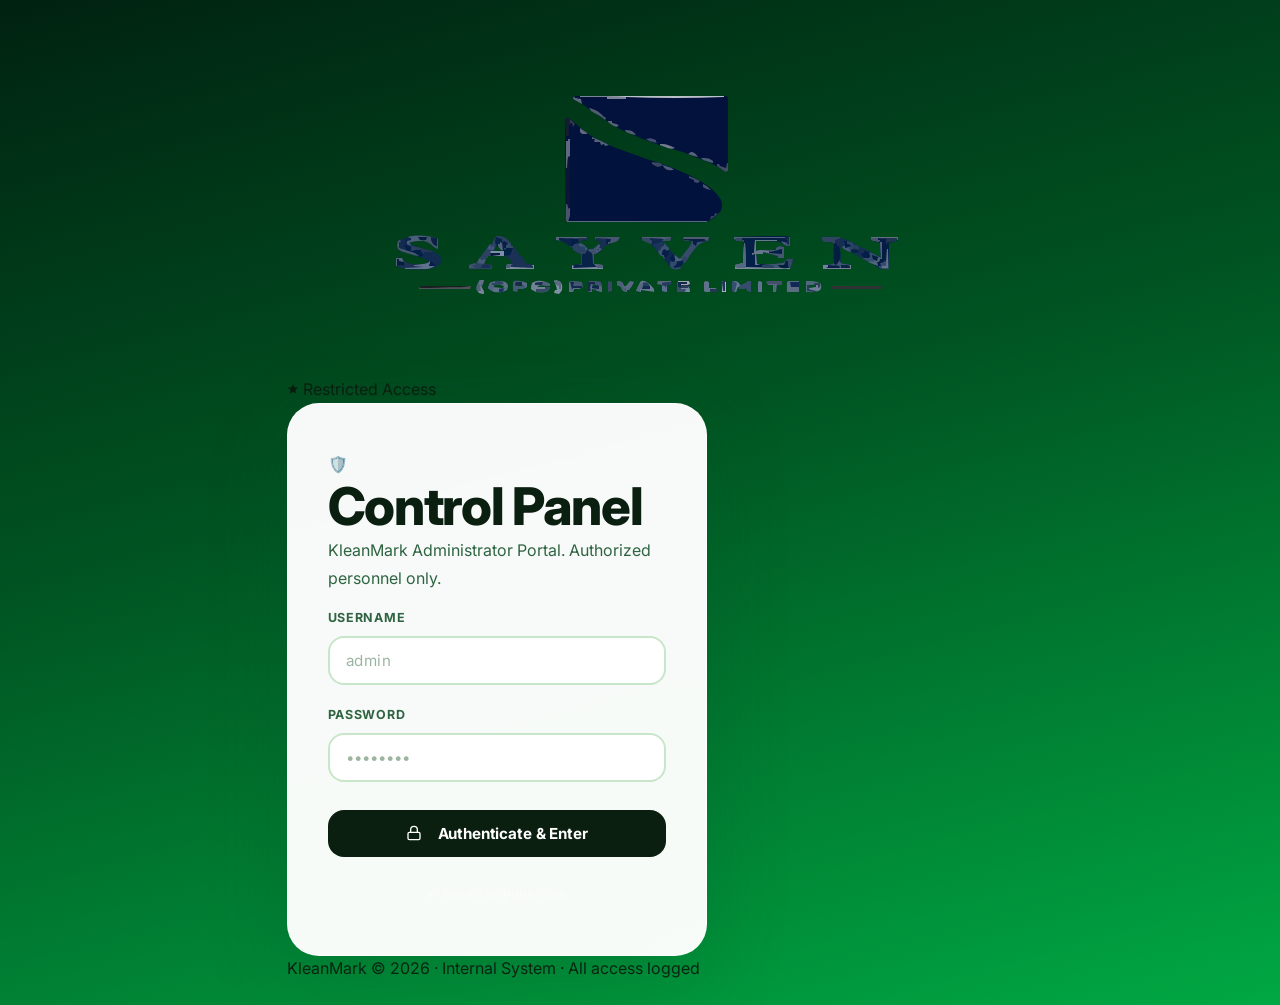
<file: frontend/admin-dashboard.html>
<!DOCTYPE html>
<html lang="en">
<head>
  <meta charset="UTF-8">
  <meta name="viewport" content="width=device-width, initial-scale=1.0">
  <title>Admin Dashboard — KleanMark Control Panel</title>
  <link href="https://fonts.googleapis.com/css2?family=Inter:wght@300;400;500;600;700;800&display=swap" rel="stylesheet">
  <link rel="icon" type="image/x-icon" href="assets/images/favicon.ico">
  <link rel="stylesheet" href="css/global.css">
  <link rel="stylesheet" href="css/admin.css">
</head>
<body>

  <!-- Top Navigation -->
  <div class="top-nav">
    <div class="nav-brand" style="display: flex; align-items: center; gap: 10px;">
      <img src="assets/images/Logo.svg" alt="KleanMark" style="height: 28px;">
      <span style="font-weight: 700; letter-spacing: -0.3px;">Control Panel</span>
      <span class="badge badge-dark" style="margin-left: 6px; font-size: 0.7rem; text-transform: uppercase;">Admin</span>
    </div>
    <div style="display: flex; align-items: center; gap: 12px;">
      <a href="index.html" class="btn btn-ghost btn-sm" style="color: var(--text-secondary); text-decoration: none;">
        <svg width="14" height="14" viewBox="0 0 24 24" fill="none" stroke="currentColor" stroke-width="2" style="margin-right: 4px;"><path d="M3 9l9-7 9 7v11a2 2 0 0 1-2 2H5a2 2 0 0 1-2-2z"/></svg>
        Public Site
      </a>
      <button class="btn btn-outline btn-sm" onclick="logout()">
        <svg width="14" height="14" viewBox="0 0 24 24" fill="none" stroke="currentColor" stroke-width="2" style="margin-right: 4px;"><path d="M9 21H5a2 2 0 0 1-2-2V5a2 2 0 0 1 2-2h4"/><polyline points="16 17 21 12 16 7"/><line x1="21" y1="12" x2="9" y2="12"/></svg>
        Sign Out
      </button>
    </div>
  </div>

  <!-- Dashboard Container -->
  <div class="dashboard-container">
    
    <!-- Sidebar Navigation -->
    <div class="sidebar">
      <div class="tab active" data-target="reports">
        <svg width="16" height="16" viewBox="0 0 24 24" fill="none" stroke="currentColor" stroke-width="2"><rect x="3" y="3" width="7" height="7"/><rect x="14" y="3" width="7" height="7"/><rect x="14" y="14" width="7" height="7"/><rect x="3" y="14" width="7" height="7"/></svg>
        Overview
      </div>
      <div class="tab" data-target="vendors">
        <svg width="16" height="16" viewBox="0 0 24 24" fill="none" stroke="currentColor" stroke-width="2"><path d="M17 21v-2a4 4 0 0 0-4-4H5a4 4 0 0 0-4 4v2"/><circle cx="9" cy="7" r="4"/><path d="M23 21v-2a4 4 0 0 0-3-3.87"/><path d="M16 3.13a4 4 0 0 1 0 7.75"/></svg>
        Vendors
      </div>
      <div class="tab" data-target="fraud">
        <svg width="16" height="16" viewBox="0 0 24 24" fill="none" stroke="currentColor" stroke-width="2"><path d="M10.29 3.86L1.82 18a2 2 0 0 0 1.71 3h16.94a2 2 0 0 0 1.71-3L13.71 3.86a2 2 0 0 0-3.42 0z"/><line x1="12" y1="9" x2="12" y2="13"/><line x1="12" y1="17" x2="12.01" y2="17"/></svg>
        Fraud Flags
      </div>
      <div class="tab" data-target="rewards">
        <svg width="16" height="16" viewBox="0 0 24 24" fill="none" stroke="currentColor" stroke-width="2"><polygon points="12 2 15.09 8.26 22 9.27 17 14.14 18.18 21.02 12 17.77 5.82 21.02 7 14.14 2 9.27 8.91 8.26 12 2"/></svg>
        Global Rewards
      </div>
      <div class="tab" data-target="subscriptions">
        <svg width="16" height="16" viewBox="0 0 24 24" fill="none" stroke="currentColor" stroke-width="2"><rect x="1" y="4" width="22" height="16" rx="2" ry="2"/><line x1="1" y1="10" x2="23" y2="10"/></svg>
        Subscriptions
      </div>
      <div class="tab" data-target="images">
        <svg width="16" height="16" viewBox="0 0 24 24" fill="none" stroke="currentColor" stroke-width="2"><rect x="3" y="3" width="18" height="18" rx="2"/><circle cx="8.5" cy="8.5" r="1.5"/><polyline points="21 15 16 10 5 21"/></svg>
        Image Review
      </div>
      <div class="tab" data-target="freshness">
        <svg width="16" height="16" viewBox="0 0 24 24" fill="none" stroke="currentColor" stroke-width="2"><path d="M21.5 2v6h-6M21.34 15.57a10 10 0 1 1-.57-8.38l5.67-5.67"/></svg>
        Freshness Check
      </div>
    </div>

    <!-- Main Content Area -->
    <div class="main-content">
      
      <!-- ======= OVERVIEW TAB ======= -->
      <div id="reports" class="tab-pane active">
        <div class="section-heading">
          <h2>System Overview</h2>
          <p>Real-time metrics and operational health across all KleanMark vendors.</p>
        </div>
        
        <div class="stats-grid" id="statsGrid">
          <!-- Rendered dynamically by admin-dashboard.js -->
        </div>
      </div>

      <!-- ======= VENDORS TAB ======= -->
      <div id="vendors" class="tab-pane">
        <div class="section-heading">
          <h2>Vendor Directory &amp; Verification</h2>
          <p>Review newly registered vendors, inspect scores, activate or deactivate accounts.</p>
        </div>
        <div class="card table-wrap">
          <table class="admin-table">
            <thead>
              <tr>
                <th>Business Name &amp; Category</th>
                <th>Trust Score</th>
                <th>Status</th>
                <th>Actions</th>
              </tr>
            </thead>
            <tbody id="vendorTableBody">
              <!-- Rendered via JS -->
            </tbody>
          </table>
        </div>
      </div>

      <!-- ======= FRAUD FLAGS TAB ======= -->
      <div id="fraud" class="tab-pane">
        <div class="section-heading">
          <h2>Fraud Monitoring &amp; Anomalies</h2>
          <p>Suspicious check-in velocities, repeated OTP failures, or geolocation anomalies flagged by security heuristics.</p>
        </div>
        <div class="card table-wrap">
          <table class="admin-table">
            <thead>
              <tr>
                <th>Date Flagged</th>
                <th>Customer Email</th>
                <th>Target Vendor</th>
                <th>Detection Reason</th>
                <th>Resolution Status</th>
              </tr>
            </thead>
            <tbody id="fraudTableBody">
              <!-- Rendered via JS -->
            </tbody>
          </table>
        </div>
      </div>

      <!-- ======= REWARDS TAB ======= -->
      <div id="rewards" class="tab-pane">
        <div class="section-heading">
          <h2>Global Reward Tiers</h2>
          <p>Configure universal loyalty tiers that customers unlock through cumulative verified dining check-ins.</p>
        </div>
        <div class="card">
          <form id="rewardForm" class="admin-form" style="display: flex; gap: 16px; align-items: flex-end; margin-bottom: 28px; flex-wrap: wrap;">
            <div class="form-group" style="margin: 0; flex: 2; min-width: 220px;">
              <label class="form-label">Reward Name</label>
              <input type="text" id="rName" class="form-control" placeholder="e.g. Free Artisanal Dessert" required>
            </div>
            <div class="form-group" style="margin: 0; flex: 1; min-width: 140px;">
              <label class="form-label">Required Stars</label>
              <input type="number" id="rStars" class="form-control" placeholder="5" required min="1">
            </div>
            <button type="submit" class="btn btn-primary" style="width: auto; height: 42px; display: inline-flex; align-items: center; gap: 6px;">
              <svg width="14" height="14" viewBox="0 0 24 24" fill="none" stroke="currentColor" stroke-width="2"><line x1="12" y1="5" x2="12" y2="19"/><line x1="5" y1="12" x2="19" y2="12"/></svg>
              Add Reward Tier
            </button>
          </form>
          
          <div class="table-wrap">
            <table class="admin-table">
              <thead>
                <tr>
                  <th>Stars Needed</th>
                  <th>Reward Name</th>
                  <th>Status</th>
                </tr>
              </thead>
              <tbody id="rewardsTableBody">
                <!-- Rendered via JS -->
              </tbody>
            </table>
          </div>
        </div>
      </div>

      <!-- ======= SUBSCRIPTIONS TAB ======= -->
      <div id="subscriptions" class="tab-pane">
        <div class="section-heading">
          <h2>Subscription Plans &amp; Pricing</h2>
          <p>Adjust live pricing, features, and descriptions for vendor tiers.</p>
        </div>
        <div class="card table-wrap">
          <table class="admin-table">
            <thead>
              <tr>
                <th style="min-width: 140px;">Plan Name</th>
                <th style="width: 110px;">Price (₹)</th>
                <th>Feature Bullet 1</th>
                <th>Feature Bullet 2</th>
                <th>Feature Bullet 3</th>
                <th style="width: 100px;">Action</th>
              </tr>
            </thead>
            <tbody id="subscriptionsTableBody">
              <!-- Rendered via JS -->
            </tbody>
          </table>
        </div>
      </div>

      <!-- ======= IMAGE REVIEW TAB ======= -->
      <div id="images" class="tab-pane">
        <div class="section-heading">
          <h2>Pending Hygiene Photo Reviews</h2>
          <p>Evaluate uploaded kitchen, food preparation, and waste management photos. Assign a score from 0 to 5 to affect their live Trust Score.</p>
        </div>
        <div class="card table-wrap">
          <table class="admin-table">
            <thead>
              <tr>
                <th>Vendor</th>
                <th>Inspection Area</th>
                <th>Photo Preview</th>
                <th style="width: 100px;">Score (0–5)</th>
                <th style="width: 130px;">Action</th>
              </tr>
            </thead>
            <tbody id="imagesTableBody">
              <!-- Rendered via JS -->
            </tbody>
          </table>
        </div>
      </div>

      <!-- ======= FRESHNESS CHECK TAB ======= -->
      <div id="freshness" class="tab-pane">
        <div class="section-heading">
          <h2>Monthly Freshness Verification Engine</h2>
          <p>Scheduled maintenance routine for vendor hygiene validity.</p>
        </div>
        <div class="card freshness-card">
          <div style="display: flex; gap: 16px; align-items: flex-start;">
            <div style="font-size: 2rem; line-height: 1;">⚡</div>
            <div>
              <h3 style="font-size: 1.1rem; font-weight: 700; margin-bottom: 6px; color: var(--text-primary);">Automated Status Audit</h3>
              <p style="color: var(--text-secondary); font-size: 0.9rem; line-height: 1.6; margin-bottom: 20px;">
                Run this on the 5th of every month. It audits all active vendors against their renewal deadlines. 
                Vendors who have failed to submit fresh monthly proof images are transitioned to <strong>Inactive</strong> status and their QR badges are marked pending review.
              </p>
              <button class="btn btn-danger" style="width: auto; display: inline-flex; align-items: center; gap: 8px;" onclick="runFreshness()">
                <svg width="16" height="16" viewBox="0 0 24 24" fill="none" stroke="currentColor" stroke-width="2"><path d="M10.29 3.86L1.82 18a2 2 0 0 0 1.71 3h16.94a2 2 0 0 0 1.71-3L13.71 3.86a2 2 0 0 0-3.42 0z"/><line x1="12" y1="9" x2="12" y2="13"/><line x1="12" y1="17" x2="12.01" y2="17"/></svg>
                Execute Freshness Audit Now
              </button>
            </div>
          </div>
        </div>
      </div>

    </div><!-- /main-content -->
  </div><!-- /dashboard-container -->

  <div id="toast-container"></div>
  <script src="js/api.js"></script>
  <script src="js/auth.js"></script>
  <script src="js/admin-dashboard.js"></script>
</body>
</html>
</file>
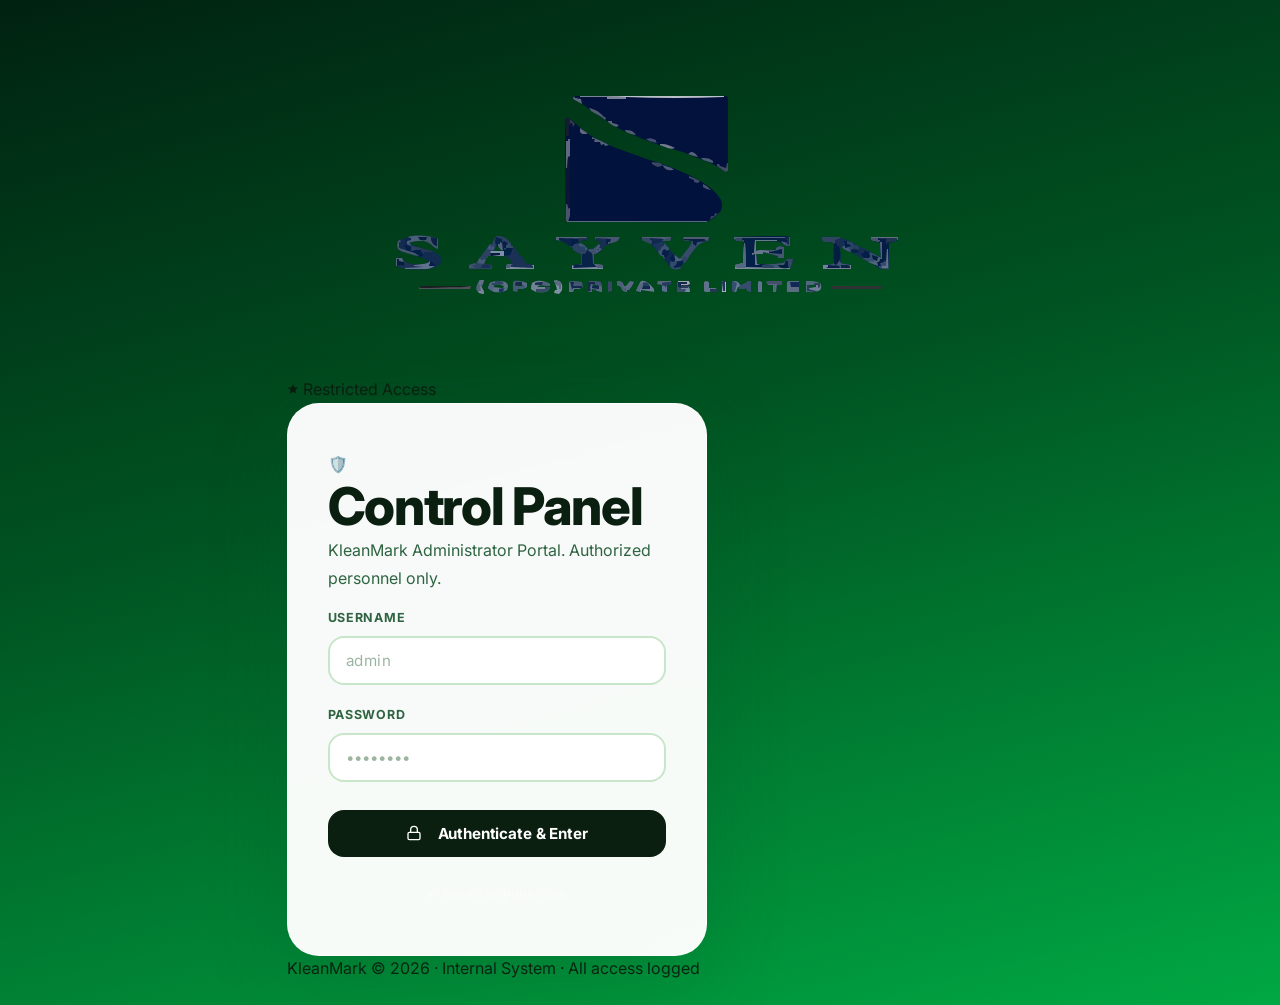
<file: frontend/admin-login.html>
<!DOCTYPE html>
<html lang="en">
<head>
  <meta charset="UTF-8">
  <meta name="viewport" content="width=device-width, initial-scale=1.0">
  <title>Admin Login — KleanMark Control Panel</title>
  <link href="https://fonts.googleapis.com/css2?family=Inter:wght@300;400;500;600;700;800&display=swap" rel="stylesheet">
  <link rel="icon" type="image/x-icon" href="assets/images/favicon.ico">
  <link rel="stylesheet" href="css/global.css">
  <link rel="stylesheet" href="css/admin.css">
</head>
<body>

  <div class="admin-login-page">
    <!-- Background orbs -->
    <div class="admin-orb admin-orb-1"></div>
    <div class="admin-orb admin-orb-2"></div>
    <div class="admin-orb admin-orb-3"></div>

    <!-- Grid pattern overlay -->
    <div class="admin-grid-overlay"></div>

    <div class="admin-login-wrap">

      <!-- Logo + Badge -->
      <div class="admin-login-brand">
        <img src="assets/images/Logo.svg" alt="KleanMark" class="admin-login-logo">
        <div class="admin-login-badge">
          <svg width="12" height="12" viewBox="0 0 24 24" fill="currentColor"><path d="M12 2l3.09 6.26L22 9.27l-5 4.87 1.18 6.88L12 17.77l-6.18 3.25L7 14.14 2 9.27l6.91-1.01L12 2z"/></svg>
          Restricted Access
        </div>
      </div>

      <!-- Login Card -->
      <div class="admin-login-card">
        <div class="admin-login-icon">🛡️</div>
        <h1 class="admin-login-title">Control Panel</h1>
        <p class="admin-login-subtitle">KleanMark Administrator Portal. Authorized personnel only.</p>

        <form id="adminLoginForm">
          <div class="form-group">
            <label class="form-label">Username</label>
            <input type="text" id="username" class="form-control" required placeholder="admin"
              autocomplete="username" style="font-weight:600; letter-spacing:0.5px;">
          </div>
          <div class="form-group">
            <label class="form-label">Password</label>
            <input type="password" id="password" class="form-control" required placeholder="••••••••"
              autocomplete="current-password">
          </div>
          <button type="submit" class="btn btn-dark" style="margin-top: 8px;">
            <svg width="16" height="16" viewBox="0 0 24 24" fill="none" stroke="currentColor" stroke-width="2" style="margin-right:8px;"><rect x="3" y="11" width="18" height="11" rx="2" ry="2"/><path d="M7 11V7a5 5 0 0 1 10 0v4"/></svg>
            Authenticate &amp; Enter
          </button>
        </form>

        <div style="margin-top: 24px; text-align: center;">
          <a href="index.html" style="color: rgba(255,255,255,0.4); font-size: 0.8rem; text-decoration: none; transition: color 0.2s;"
            onmouseover="this.style.color='rgba(105,240,174,0.8)'" onmouseout="this.style.color='rgba(255,255,255,0.4)'">
            ← Return to Public Site
          </a>
        </div>
      </div>

      <div class="admin-login-footer">
        KleanMark © 2026 · Internal System · All access logged
      </div>
    </div>
  </div>

  <div id="toast-container"></div>
  <script src="js/api.js"></script>
  <script src="js/auth.js"></script>
  <script src="js/admin-login.js"></script>
</body>
</html>
</file>
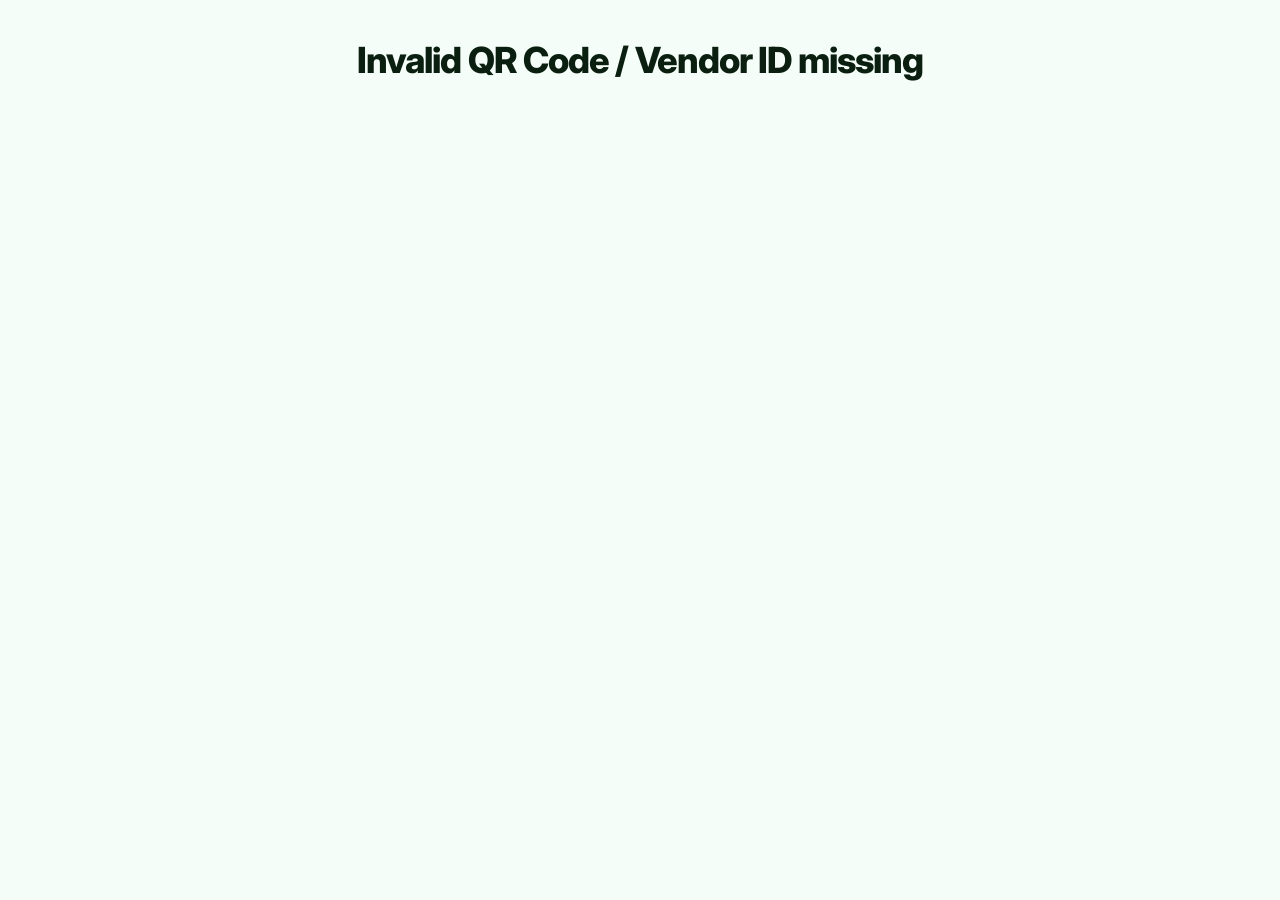
<file: frontend/public-vendor.html>
<!DOCTYPE html>
<html lang="en">
<head>
  <meta charset="UTF-8">
  <meta name="viewport" content="width=device-width, initial-scale=1.0">
  <title>KleanMark Verification</title>
  <link href="https://fonts.googleapis.com/css2?family=Inter:wght@300;400;500;600;700;800&display=swap" rel="stylesheet">
  <link rel="icon" type="image/x-icon" href="assets/images/favicon.ico">
  <link rel="stylesheet" href="css/global.css">
  <link rel="stylesheet" href="css/public-page.css">
</head>
<body>

  <!-- ===== LOADING STATE ===== -->
  <div id="loading">
    <div class="loading-spinner"></div>
    <p>Fetching hygiene data...</p>
  </div>

  <!-- ===== CONTENT ===== -->
  <div id="content" style="display: none; padding-bottom: 100px;">

    <!-- Top Brand Strip -->
    <div class="top-brand">
      <img src="assets/images/Logo.svg" alt="KleanMark" class="top-brand-logo">
      <span>Verified by KleanMark</span>
    </div>

    <!-- Warning Banner -->
    <div id="warningBanner" class="warning-banner" style="display: none;">
      ⚠️ INACTIVE — Hygiene Renewal Pending
    </div>

    <!-- ===== VENDOR HEADER ===== -->
    <div class="vendor-header">
      <div class="vh-orb vh-orb-1"></div>
      <div class="vh-orb vh-orb-2"></div>
      <div class="pub-container">
        <h1 id="vName" class="vh-name">Vendor Name</h1>
        <p id="vCategory" class="vh-meta">Category • Location</p>
        <div id="vVerified" class="verified-badge">
          <svg width="14" height="14" viewBox="0 0 24 24" fill="currentColor"><path d="M9 12l2 2 4-4M7.835 4.697a3.42 3.42 0 0 0 1.946-.806 3.42 3.42 0 0 1 4.438 0 3.42 3.42 0 0 0 1.946.806 3.42 3.42 0 0 1 3.138 3.138 3.42 3.42 0 0 0 .806 1.946 3.42 3.42 0 0 1 0 4.438 3.42 3.42 0 0 0-.806 1.946 3.42 3.42 0 0 1-3.138 3.138 3.42 3.42 0 0 0-1.946.806 3.42 3.42 0 0 1-4.438 0 3.42 3.42 0 0 0-1.946-.806 3.42 3.42 0 0 1-3.138-3.138 3.42 3.42 0 0 0-.806-1.946 3.42 3.42 0 0 1 0-4.438 3.42 3.42 0 0 0 .806-1.946 3.42 3.42 0 0 1 3.138-3.138z"/></svg>
          KleanMark Verified
        </div>
      </div>
    </div>

    <div class="pub-container">

      <!-- ===== SCORE CARD ===== -->
      <div class="score-card-pub">
        <div class="score-card-pub-left">
          <div class="score-label-pub">Hygiene Trust Score</div>
          <div class="score-circle-pub" id="scoreCircle">
            <span class="score-value-pub" id="vScore">0</span>
            <span class="score-max-pub">/100</span>
          </div>
        </div>
        <div class="score-card-pub-right">
          <div class="score-level-label" id="vLabel">Trust Level</div>
          <div class="score-desc-pub">
            Scores are calculated from hygiene checklist responses, admin-reviewed photos, and customer feedback.
          </div>
          <div class="score-updated" id="vLastUpdated">Last updated: —</div>
        </div>
      </div>

      <!-- ===== LOYALTY CARD ===== -->
      <div class="loyalty-card">
        <div class="lc-header">
          <div class="lc-title-wrap">
            <div class="lc-icon">⭐</div>
            <h3 class="lc-title">Loyalty Rewards</h3>
          </div>
          <div class="lc-stars-badge">
            <span id="lStars">0</span> ⭐
          </div>
        </div>

        <div id="loyaltyProgressText" class="lc-progress-text">
          Check in now to start earning reward stars!
        </div>

        <div class="star-row" id="starRow">
          <!-- Rendered by public-vendor.js -->
        </div>

        <div id="unlockedRewardsContainer" style="margin-top: 16px;">
          <!-- Rendered by public-vendor.js -->
        </div>
      </div>

      <!-- ===== PROOF PHOTOS ===== -->
      <div class="pub-section-title">
        <span class="pub-section-icon">📸</span>
        Proof Photos
      </div>
      <div class="gallery" id="vGallery">
        <!-- Rendered by public-vendor.js -->
      </div>

      <!-- ===== HYGIENE CHECKLIST ===== -->
      <div class="pub-section-title" style="margin-top: 32px;">
        <span class="pub-section-icon">✅</span>
        Hygiene Checklist
      </div>
      <div class="checklist-summary" id="vChecklist">
        <!-- Rendered by public-vendor.js -->
      </div>

      <!-- ===== FEEDBACK ===== -->
      <div class="feedback-section">
        <div class="fb-header">
          <h3>Anonymous Feedback</h3>
          <p>Your feedback goes directly to management. 100% anonymous.</p>
        </div>
        <div class="form-group">
          <textarea id="feedbackText" class="form-control" rows="3"
            placeholder="Describe your experience — cleanliness, food quality, staff hygiene..."
            style="resize: vertical;"></textarea>
        </div>
        <button class="btn btn-outline" onclick="submitFeedback()">
          <svg width="14" height="14" viewBox="0 0 24 24" fill="none" stroke="currentColor" stroke-width="2" style="margin-right:6px;"><line x1="22" y1="2" x2="11" y2="13"/><polygon points="22 2 15 22 11 13 2 9 22 2"/></svg>
          Submit Feedback
        </button>
      </div>

    </div><!-- /pub-container -->
  </div><!-- /content -->

  <!-- ===== FLOATING CHECK-IN BAR ===== -->
  <div class="floating-action-bar">
    <div class="floating-inner">
      <div class="floating-label">Dining here? Earn loyalty stars!</div>
      <button class="btn btn-primary" id="btnCheckInFloating" onclick="openCheckInModal()">
        <svg width="16" height="16" viewBox="0 0 24 24" fill="none" stroke="currentColor" stroke-width="2" style="margin-right:6px;"><path d="M17.657 16.657L13.414 20.9a1.998 1.998 0 0 1-2.827 0l-4.244-4.243a8 8 0 1 1 11.314 0z"/><circle cx="12" cy="11" r="3"/></svg>
        Check In Now
      </button>
    </div>
  </div>

  <!-- ===== OTP MODAL ===== -->
  <div class="modal-overlay" id="otpModal">
    <div class="modal-content">
      <div class="modal-handle"></div>

      <!-- Step 1: Email -->
      <div id="stepPhone">
        <div class="modal-icon">📧</div>
        <h3 id="modalTitle">Customer Check-In</h3>
        <p class="modal-desc">Enter your email to check in and earn a loyalty star at this venue.</p>
        <div class="form-group">
          <label class="form-label">Your Email</label>
          <input type="email" id="cEmail" class="form-control" placeholder="you@example.com" autocomplete="email">
        </div>
        <button class="btn btn-primary" onclick="requestOTP()">
          Send OTP Code
        </button>
        <button class="btn btn-outline" style="margin-top: 10px;" onclick="closeCheckInModal()">Cancel</button>
      </div>

      <!-- Step 2: OTP -->
      <div id="stepOTP" style="display: none;">
        <div class="modal-icon">🔢</div>
        <h3>Enter OTP</h3>
        <p class="modal-desc">Enter the 6-digit OTP sent to your email. (For MVP: check server console logs)</p>
        <div class="form-group">
          <label class="form-label">6-Digit OTP</label>
          <input type="text" id="cOTP" class="form-control" placeholder="123456" maxlength="6"
            style="letter-spacing:5px; font-size:1.2rem; font-weight:700; text-align:center;" autocomplete="one-time-code">
        </div>
        <button class="btn btn-primary" onclick="verifyOTP()">
          <svg width="16" height="16" viewBox="0 0 24 24" fill="none" stroke="currentColor" stroke-width="2" style="margin-right:6px;"><path d="M22 11.08V12a10 10 0 1 1-5.93-9.14"/><polyline points="22 4 12 14.01 9 11.01"/></svg>
          Verify &amp; Check In
        </button>
        <button class="btn btn-outline" style="margin-top: 10px;" onclick="closeCheckInModal()">Cancel</button>
      </div>
    </div>
  </div>

  <!-- ===== STAFF PIN MODAL ===== -->
  <div class="modal-overlay" id="pinModal">
    <div class="modal-content">
      <div class="modal-handle"></div>
      <div class="modal-icon">🏷️</div>
      <h3>Vendor Verification</h3>
      <p class="modal-desc">Hand your phone to the staff member to enter their PIN and confirm the redemption.</p>
      <div class="form-group">
        <label class="form-label">Staff PIN</label>
        <input type="password" id="staffPinInput" class="form-control" placeholder="••••"
          style="letter-spacing:5px; font-size:1.2rem; text-align:center;" autocomplete="off">
      </div>
      <button class="btn btn-primary" onclick="submitStaffPin()">
        Redeem Reward
      </button>
      <button class="btn btn-outline" style="margin-top: 10px;" onclick="closePinModal()">Cancel</button>
    </div>
  </div>

  <div id="toast-container"></div>
  <script src="js/api.js"></script>
  <script src="js/auth.js"></script>
  <script src="js/public-vendor.js"></script>
</body>
</html>
</file>
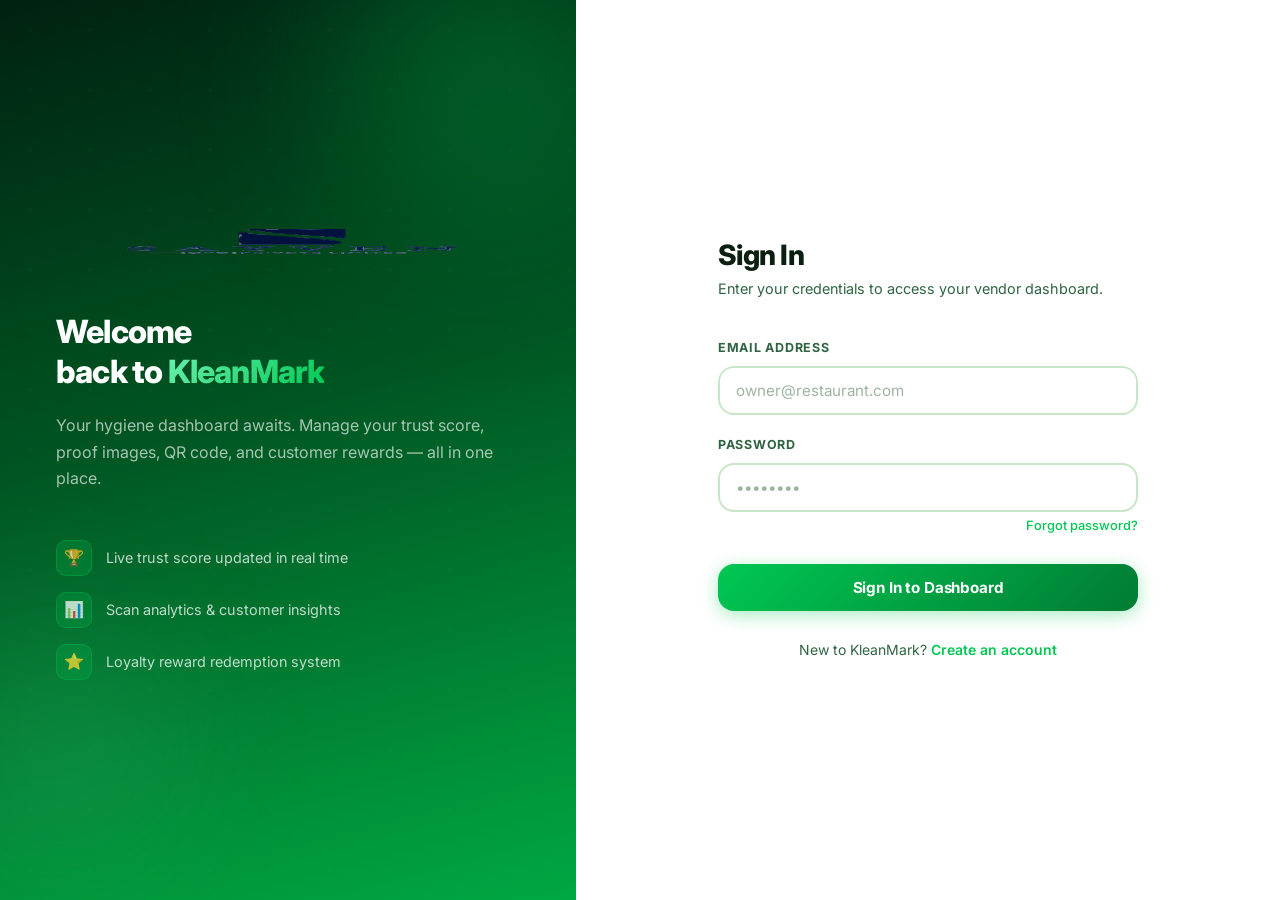
<file: frontend/vendor-dashboard.html>
<!DOCTYPE html>
<html lang="en">
<head>
  <meta charset="UTF-8">
  <meta name="viewport" content="width=device-width, initial-scale=1.0">
  <title>Vendor Dashboard — KleanMark</title>
  <link href="https://fonts.googleapis.com/css2?family=Inter:wght@300;400;500;600;700;800&family=Sora:wght@500;600;700;800&display=swap" rel="stylesheet">
  <link rel="icon" type="image/x-icon" href="assets/images/favicon.ico">
  <link rel="stylesheet" href="css/global.css">
  <link rel="stylesheet" href="css/vendor.css">
</head>
<body class="vendor-dashboard">

  <!-- ===== TOP NAV ===== -->
  <div class="top-nav">
    <div class="nav-brand">
      <img src="assets/images/Logo.svg" alt="KleanMark" style="height:28px; margin-right:10px; vertical-align:middle;">
      <span>Vendor Dashboard</span>
    </div>
    <div style="display:flex; align-items:center; gap:12px;">
      <button class="btn btn-ghost btn-sm" onclick="window.location.href='vendor-subscription.html'">
        <svg width="14" height="14" viewBox="0 0 24 24" fill="none" stroke="currentColor" stroke-width="2"><path d="M20.84 4.61a5.5 5.5 0 0 0-7.78 0L12 5.67l-1.06-1.06a5.5 5.5 0 0 0-7.78 7.78l1.06 1.06L12 21.23l7.78-7.78 1.06-1.06a5.5 5.5 0 0 0 0-7.78z"/></svg>
        Subscription
      </button>
      <button class="btn btn-outline btn-sm" onclick="logout()">Sign Out</button>
    </div>
  </div>

  <!-- ===== DASHBOARD LAYOUT ===== -->
  <div class="dashboard-container">

    <!-- ===== SIDEBAR ===== -->
    <nav class="sidebar" aria-label="Vendor dashboard navigation">
      <div class="tab active" data-target="overview">
        <svg width="16" height="16" viewBox="0 0 24 24" fill="none" stroke="currentColor" stroke-width="2"><rect x="3" y="3" width="7" height="7"/><rect x="14" y="3" width="7" height="7"/><rect x="3" y="14" width="7" height="7"/><rect x="14" y="14" width="7" height="7"/></svg>
        Overview
      </div>
      <div class="tab" data-target="checklist">
        <svg width="16" height="16" viewBox="0 0 24 24" fill="none" stroke="currentColor" stroke-width="2"><path d="M9 11l3 3L22 4"/><path d="M21 12v7a2 2 0 0 1-2 2H5a2 2 0 0 1-2-2V5a2 2 0 0 1 2-2h11"/></svg>
        Hygiene Checklist
      </div>
      <div class="tab" data-target="images">
        <svg width="16" height="16" viewBox="0 0 24 24" fill="none" stroke="currentColor" stroke-width="2"><rect x="3" y="3" width="18" height="18" rx="2"/><circle cx="8.5" cy="8.5" r="1.5"/><polyline points="21 15 16 10 5 21"/></svg>
        Proof Images
      </div>
      <div class="tab" data-target="qr">
        <svg width="16" height="16" viewBox="0 0 24 24" fill="none" stroke="currentColor" stroke-width="2"><rect x="3" y="3" width="7" height="7"/><rect x="14" y="3" width="7" height="7"/><rect x="3" y="14" width="7" height="7"/><path d="M14 14h3v3h-3z"/></svg>
        My QR Code
      </div>
      <div class="tab" data-target="rewards">
        <svg width="16" height="16" viewBox="0 0 24 24" fill="none" stroke="currentColor" stroke-width="2"><polygon points="12 2 15.09 8.26 22 9.27 17 14.14 18.18 21.02 12 17.77 5.82 21.02 7 14.14 2 9.27 8.91 8.26 12 2"/></svg>
        Redeem Rewards
      </div>
      <div class="tab" data-target="tickets">
        <svg width="16" height="16" viewBox="0 0 24 24" fill="none" stroke="currentColor" stroke-width="2"><path d="M20 7H4a2 2 0 0 0-2 2v10a2 2 0 0 0 2 2h16a2 2 0 0 0 2-2V9a2 2 0 0 0-2-2z"/><path d="M16 21V5a2 2 0 0 0-2-2h-4a2 2 0 0 0-2 2v16"/></svg>
        Feedback Tickets
      </div>
      <div class="tab" data-target="settings">
        <svg width="16" height="16" viewBox="0 0 24 24" fill="none" stroke="currentColor" stroke-width="2"><circle cx="12" cy="12" r="3"/><path d="M19.4 15a1.65 1.65 0 0 0 .33 1.82l.06.06a2 2 0 0 1-2.83 2.83l-.06-.06a1.65 1.65 0 0 0-1.82-.33 1.65 1.65 0 0 0-1 1.51V21a2 2 0 0 1-4 0v-.09A1.65 1.65 0 0 0 9 19.4a1.65 1.65 0 0 0-1.82.33l-.06.06a2 2 0 0 1-2.83-2.83l.06-.06A1.65 1.65 0 0 0 4.68 15a1.65 1.65 0 0 0-1.51-1H3a2 2 0 0 1 0-4h.09A1.65 1.65 0 0 0 4.6 9a1.65 1.65 0 0 0-.33-1.82l-.06-.06a2 2 0 0 1 2.83-2.83l.06.06A1.65 1.65 0 0 0 9 4.68a1.65 1.65 0 0 0 1-1.51V3a2 2 0 0 1 4 0v.09a1.65 1.65 0 0 0 1 1.51 1.65 1.65 0 0 0 1.82-.33l.06-.06a2 2 0 0 1 2.83 2.83l-.06.06A1.65 1.65 0 0 0 19.4 9a1.65 1.65 0 0 0 1.51 1H21a2 2 0 0 1 0 4h-.09a1.65 1.65 0 0 0-1.51 1z"/></svg>
        Settings
      </div>
    </nav>

    <!-- ===== MAIN CONTENT ===== -->
    <div class="main-content">

      <!-- ======= OVERVIEW TAB ======= -->
      <div id="overview" class="tab-pane active">

        <!-- Header Card -->
        <div class="card header-card">
          <div style="display:flex; align-items:flex-start; justify-content:space-between; gap:16px; flex-wrap:wrap;">
            <div>
              <div class="hero-eyebrow"><span class="live-dot"></span>Welcome back</div>
              <h2 id="vendorName" style="font-size:1.5rem; font-weight:800; color:var(--text-primary); margin-bottom:10px;">Loading...</h2>
              <p class="hero-sub">Here’s how your kitchen is performing on KleanMark today.</p>
              <div style="display:flex; gap:8px; flex-wrap:wrap;">
                <span id="badgeVerified" class="badge badge-warning">Pending Approval</span>
                <span id="badgeActive" class="badge badge-success">Active</span>
              </div>
            </div>
            <button class="btn btn-outline btn-sm" onclick="window.location.href='vendor-subscription.html'">
              Manage Subscription →
            </button>
          </div>
        </div>

        <!-- Score + Analytics Grid -->
        <div class="analytics-grid">

          <!-- Score Ring -->
          <div class="score-card card">
            <div class="score-label-top">KleanMark Trust Score</div>
            <div class="score-ring-wrap">
              <div class="score-ring">
                <span id="trustScore" class="score-value">0</span>
                <span class="score-max">/100</span>
              </div>
            </div>
            <div class="score-breakdown">
              <div class="breakdown-item">
                <span class="breakdown-label">Checklist</span>
                <div class="breakdown-bar"><div class="breakdown-fill" style="width: 60%"></div></div>
              </div>
              <div class="breakdown-item">
                <span class="breakdown-label">Images</span>
                <div class="breakdown-bar"><div class="breakdown-fill" style="width: 40%"></div></div>
              </div>
              <div class="breakdown-item">
                <span class="breakdown-label">Reputation</span>
                <div class="breakdown-bar"><div class="breakdown-fill" style="width: 75%"></div></div>
              </div>
            </div>
          </div>

          <!-- Analytics Card -->
          <div class="card" id="analyticsCard" style="display: none;">
            <h3 style="font-size:1rem; font-weight:700; margin-bottom:20px; color:var(--text-primary);">Scan Analytics</h3>
            <div class="analytics-stats">
              <div class="stat-block">
                <div class="stat-block-num" id="statScans">0</div>
                <div class="stat-block-label">Profile Views</div>
              </div>
              <div class="stat-block">
                <div class="stat-block-num" id="statCheckins">0</div>
                <div class="stat-block-label">Check-ins</div>
              </div>
              <div class="stat-block">
                <div class="stat-block-num" id="statConv">0%</div>
                <div class="stat-block-label">Conversion</div>
              </div>
            </div>
          </div>
        </div>
      </div>

      <!-- ======= CHECKLIST TAB ======= -->
      <div id="checklist" class="tab-pane">
        <div class="card">
          <div style="margin-bottom:24px;">
            <h2 style="font-size:1.3rem; font-weight:800; color:var(--text-primary); margin-bottom:6px;">Hygiene Checklist</h2>
            <p style="color:var(--text-secondary); font-size:0.9rem;">Answer truthfully — your trust score updates immediately after submission.</p>
          </div>
          <form id="checklistForm">
            <div id="checklistContainer">
              <!-- Rendered by vendor-dashboard.js -->
              <div style="color:var(--text-secondary); font-size:0.9rem;">Loading checklist items...</div>
            </div>
            <button type="submit" class="btn btn-primary" style="margin-top:28px;">
              <svg width="16" height="16" viewBox="0 0 24 24" fill="none" stroke="currentColor" stroke-width="2" style="margin-right:6px;"><path d="M19 21H5a2 2 0 0 1-2-2V5a2 2 0 0 1 2-2h11l5 5v11a2 2 0 0 1-2 2z"/><polyline points="17 21 17 13 7 13 7 21"/><polyline points="7 3 7 8 15 8"/></svg>
              Submit Checklist
            </button>
          </form>
        </div>
      </div>

      <!-- ======= IMAGES TAB ======= -->
      <div id="images" class="tab-pane">
        <div class="card">
          <div style="margin-bottom:20px;">
            <h2 style="font-size:1.3rem; font-weight:800; color:var(--text-primary); margin-bottom:6px;">Proof Images</h2>
            <p style="color:var(--text-secondary); font-size:0.9rem;">Upload clear, well-lit photos of your kitchen, storage, and prep areas. Admin reviews before they're shown publicly.</p>
          </div>
          <div id="imageSlotsContainer" class="image-slots-grid">
            <!-- Rendered by vendor-dashboard.js -->
          </div>
        </div>
      </div>

      <!-- ======= QR CODE TAB ======= -->
      <div id="qr" class="tab-pane">
        <div class="card" style="text-align:center;">
          <h2 style="font-size:1.3rem; font-weight:800; color:var(--text-primary); margin-bottom:8px;">My KleanMark QR</h2>
          <p style="color:var(--text-secondary); font-size:0.9rem; margin-bottom:24px;">Print this QR and display it on every table. Customers scan to see your score and earn loyalty rewards.</p>

          <div id="qrContainer" style="margin:0 auto 22px; min-height:180px; max-width:320px; display:flex; flex-direction:column; align-items:center; justify-content:center; background:var(--background); border-radius:20px; padding:20px; border:2px dashed var(--border);">
            <button class="btn btn-primary" onclick="generateQR()" style="max-width:200px;">
              <svg width="16" height="16" viewBox="0 0 24 24" fill="none" stroke="currentColor" stroke-width="2" style="margin-right:6px;"><rect x="3" y="3" width="7" height="7"/><rect x="14" y="3" width="7" height="7"/><rect x="3" y="14" width="7" height="7"/></svg>
              Generate QR Code
            </button>
          </div>

          <div style="background:var(--primary-pale); border:1px solid var(--border); border-radius:18px; padding:16px; max-width:380px; margin:0 auto;">
            <p style="font-size:0.85rem; font-weight:600; color:var(--text-primary); margin-bottom:10px;">Preview Public Page</p>
            <button class="btn btn-outline" id="btnPreviewPublic" style="max-width:240px;">
              <svg width="14" height="14" viewBox="0 0 24 24" fill="none" stroke="currentColor" stroke-width="2" style="margin-right:6px;"><path d="M18 13v6a2 2 0 0 1-2 2H5a2 2 0 0 1-2-2V8a2 2 0 0 1 2-2h6"/><polyline points="15 3 21 3 21 9"/><line x1="10" y1="14" x2="21" y2="3"/></svg>
              Open Customer View
            </button>
          </div>
        </div>
      </div>

      <!-- ======= REWARDS TAB ======= -->
      <div id="rewards" class="tab-pane">
        <div class="card">
          <div style="margin-bottom:24px;">
            <h2 style="font-size:1.3rem; font-weight:800; color:var(--text-primary); margin-bottom:6px;">Redeem Customer Reward</h2>
            <p style="color:var(--text-secondary); font-size:0.9rem;">When a customer claims a reward, have them show you their phone. Enter their details below to verify and mark it redeemed.</p>
          </div>

          <div style="background:var(--primary-pale); border:1px solid rgba(0,200,83,0.2); border-radius:12px; padding:16px; margin-bottom:28px; font-size:0.85rem; color:var(--primary-dark); line-height:1.5;">
            🌟 <strong>How it works:</strong> Customer shows their loyalty screen → You enter their email & selected reward → Press "Mark Redeemed" to confirm.
          </div>

          <form id="redeemForm">
            <div class="form-group">
              <label class="form-label">Customer Email</label>
              <input type="email" id="redeemEmail" class="form-control" required placeholder="customer@example.com">
            </div>
            <div class="form-group">
              <label class="form-label">Reward Tier</label>
              <select id="redeemTierId" class="form-control" required>
                <!-- Rendered by vendor-dashboard.js -->
              </select>
            </div>
            <button type="submit" class="btn btn-primary">
              <svg width="16" height="16" viewBox="0 0 24 24" fill="none" stroke="currentColor" stroke-width="2" style="margin-right:6px;"><path d="M22 11.08V12a10 10 0 1 1-5.93-9.14"/><polyline points="22 4 12 14.01 9 11.01"/></svg>
              Mark as Redeemed
            </button>
          </form>
        </div>
      </div>

      <!-- ======= TICKETS TAB ======= -->
      <div id="tickets" class="tab-pane">
        <div class="card">
          <div style="margin-bottom:24px;">
            <h2 style="font-size:1.3rem; font-weight:800; color:var(--text-primary); margin-bottom:6px;">Feedback Tickets</h2>
            <p style="color:var(--text-secondary); font-size:0.9rem;">Customer complaints that need your attention. Resolve each one by uploading a photo proof. Unresolved tickets lower your Trust Score.</p>
          </div>
          <div id="ticketsContainer">
            <!-- Rendered by vendor-dashboard.js -->
            <div class="empty-state">
              <div class="empty-icon">🎉</div>
              <div class="empty-title">No Open Tickets</div>
              <div class="empty-desc">Great work! No unresolved feedback at the moment.</div>
            </div>
          </div>
        </div>
      </div>

      <!-- ======= SETTINGS TAB ======= -->
      <div id="settings" class="tab-pane">

        <!-- Staff PIN -->
        <div class="card settings-section">
          <h3 style="font-size:1.1rem; font-weight:700; color:var(--text-primary); margin-bottom:6px;">Staff PIN Configuration</h3>
          <p style="color:var(--text-secondary); font-size:0.875rem; line-height:1.6; margin-bottom:20px;">Set a Staff PIN so your employees can redeem rewards on a customer's phone without accessing this dashboard.</p>
          <form id="settingsForm">
            <div class="form-group" style="max-width:280px;">
              <label class="form-label">Staff PIN</label>
              <input type="text" id="staffPinSet" class="form-control" placeholder="e.g. 1234" maxlength="8">
            </div>
            <button type="submit" class="btn btn-primary" style="max-width:200px;">Save Settings</button>
          </form>
        </div>

        <!-- Badge Download -->
        <div class="card settings-section">
          <h3 style="font-size:1.1rem; font-weight:700; color:var(--text-primary); margin-bottom:6px;">Downloadable Trust Badge</h3>
          <p style="color:var(--text-secondary); font-size:0.875rem; line-height:1.6; margin-bottom:20px;">Post this on your social media or website to show customers your verified hygiene score.</p>
          <div style="background:var(--background); padding:28px; border-radius:12px; border:2px dashed var(--border); text-align:center;">
            <div id="badgeImageContainer" style="margin-bottom:16px;">
              <!-- Rendered by vendor-dashboard.js -->
            </div>
            <p style="font-size:0.8rem; color:var(--text-secondary);">Right-click the image and select <strong>"Save Image As..."</strong> to download.</p>
          </div>
        </div>

      </div>

    </div><!-- /main-content -->
  </div><!-- /dashboard-container -->

  <!-- ===== RESOLUTION MODAL ===== -->
  <div class="modal-overlay" id="resolutionModal">
    <div class="modal-content">
      <div class="modal-handle"></div>
      <div style="text-align:center; margin-bottom:16px;">
        <div style="width:44px;height:44px;background:rgba(239,68,68,0.1);border-radius:14px;display:flex;align-items:center;justify-content:center;margin:0 auto 10px;font-size:1.35rem;">📸</div>
        <h3 style="font-size:1.05rem; font-weight:700; color:var(--text-primary);">Resolve Ticket</h3>
        <p style="color:var(--text-secondary); font-size:0.82rem; margin-top:4px;">Upload a clear photo proving the reported issue has been fixed.</p>
      </div>
      <div class="form-group" style="margin-bottom:14px;">
        <label class="form-label">Resolution Photo</label>
        <input type="file" id="resolutionImageInput" accept="image/*" class="form-control">
      </div>
      <button class="btn btn-primary" onclick="submitResolution()">
        Upload &amp; Resolve
      </button>
      <button class="btn btn-outline" style="margin-top:8px;" onclick="closeResolutionModal()">Cancel</button>
    </div>
  </div>

  <div id="toast-container"></div>
  <script src="js/api.js"></script>
  <script src="js/auth.js"></script>
  <script src="js/vendor-dashboard.js"></script>
  <script>
    /* Visual only: feeds the trust-score number into the ring's progress arc. */
    (function () {
      var el = document.getElementById('trustScore');
      if (!el) return;
      var ring = el.closest('.score-ring');
      function sync() {
        var n = parseFloat(el.textContent);
        if (isNaN(n)) n = 0;
        ring.style.setProperty('--vd-score', Math.max(0, Math.min(100, n)));
      }
      new MutationObserver(sync).observe(el, { childList: true, characterData: true, subtree: true });
      requestAnimationFrame(function () { requestAnimationFrame(sync); });
    })();
  </script>
</body>
</html>
</file>
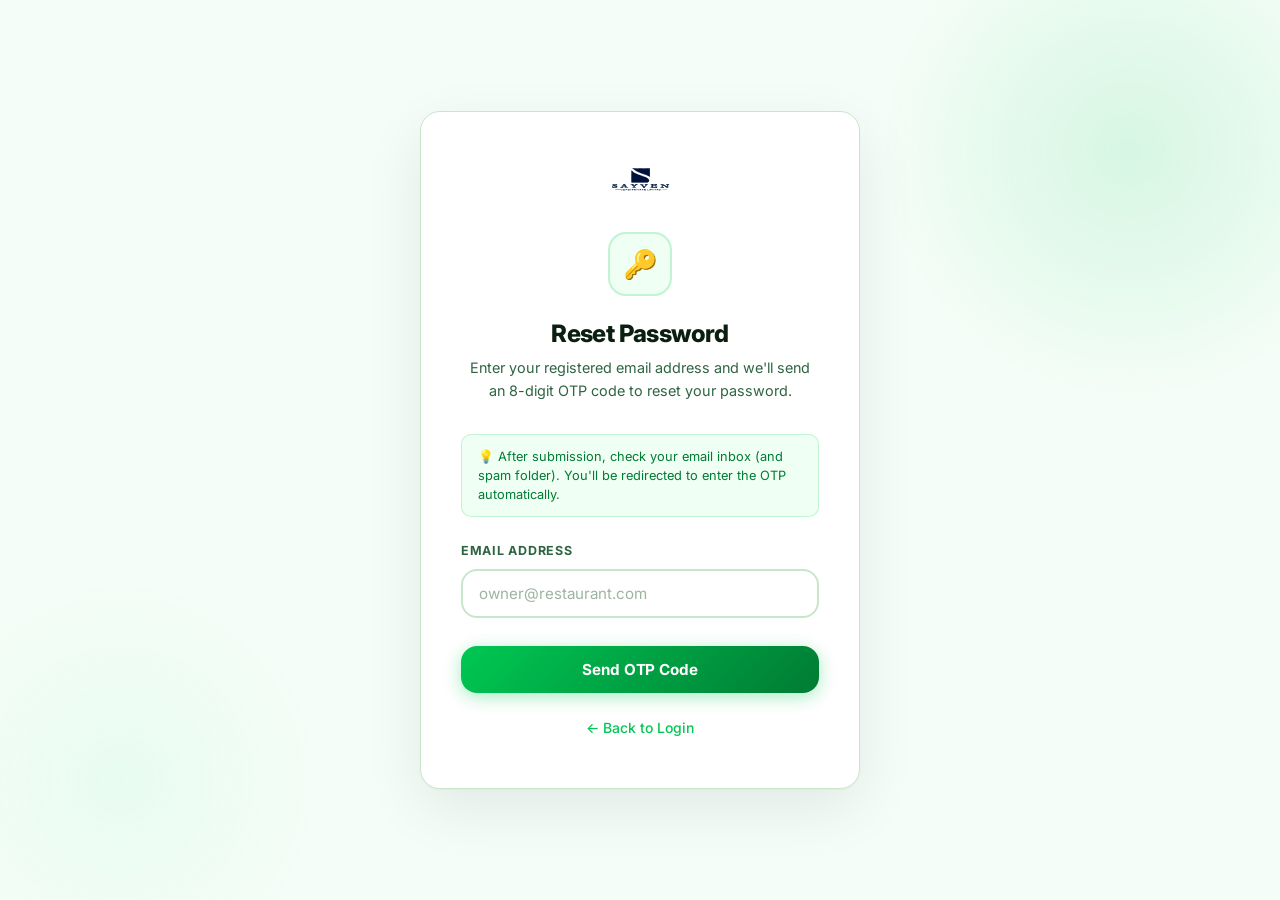
<file: frontend/vendor-forgot-password.html>
<!DOCTYPE html>
<html lang="en">
<head>
  <meta charset="UTF-8">
  <meta name="viewport" content="width=device-width, initial-scale=1.0">
  <title>Forgot Password — KleanMark</title>
  <link href="https://fonts.googleapis.com/css2?family=Inter:wght@300;400;500;600;700;800&display=swap" rel="stylesheet">
  <link rel="icon" type="image/x-icon" href="assets/images/favicon.ico">
  <link rel="stylesheet" href="css/global.css">
  <style>
    * { box-sizing: border-box; margin: 0; padding: 0; }
    body {
      min-height: 100vh;
      display: flex;
      align-items: center;
      justify-content: center;
      background: var(--background);
      padding: 24px 16px;
      font-family: 'Inter', sans-serif;
      position: relative;
      overflow: hidden;
    }
    body::before {
      content: '';
      position: fixed;
      width: 500px; height: 500px;
      background: radial-gradient(circle, rgba(0,200,83,0.12) 0%, transparent 70%);
      top: -100px; right: -100px;
      pointer-events: none;
    }
    body::after {
      content: '';
      position: fixed;
      width: 400px; height: 400px;
      background: radial-gradient(circle, rgba(105,240,174,0.08) 0%, transparent 70%);
      bottom: -80px; left: -80px;
      pointer-events: none;
    }

    .forgot-wrap {
      width: 100%;
      max-width: 440px;
      position: relative;
      z-index: 1;
    }

    .forgot-card {
      background: #fff;
      border-radius: 20px;
      padding: 48px 40px;
      box-shadow: 0 20px 60px rgba(0,0,0,0.08), 0 1px 3px rgba(0,0,0,0.04);
      border: 1px solid var(--border);
    }

    .forgot-logo-wrap {
      display: flex;
      justify-content: center;
      margin-bottom: 32px;
    }
    .forgot-logo { height: 40px; }

    .forgot-icon {
      width: 64px; height: 64px;
      background: var(--primary-pale);
      border: 2px solid rgba(0,200,83,0.2);
      border-radius: 18px;
      display: flex; align-items: center; justify-content: center;
      font-size: 1.75rem;
      margin: 0 auto 24px;
    }

    .forgot-title {
      font-size: 1.5rem;
      font-weight: 800;
      color: var(--text-primary);
      text-align: center;
      margin-bottom: 8px;
    }
    .forgot-desc {
      color: var(--text-secondary);
      font-size: 0.9rem;
      text-align: center;
      line-height: 1.6;
      margin-bottom: 32px;
    }

    .back-link {
      display: flex;
      align-items: center;
      gap: 6px;
      color: var(--primary);
      text-decoration: none;
      font-size: 0.875rem;
      font-weight: 500;
      justify-content: center;
      margin-top: 24px;
    }
    .back-link:hover { text-decoration: underline; }

    .info-box {
      background: var(--primary-pale);
      border: 1px solid rgba(0,200,83,0.2);
      border-radius: 10px;
      padding: 12px 16px;
      font-size: 0.8rem;
      color: var(--primary-dark);
      margin-bottom: 24px;
      line-height: 1.5;
    }
  </style>
</head>
<body>
  <div class="forgot-wrap">
    <div class="forgot-card">
      <div class="forgot-logo-wrap">
        <img src="assets/images/Logo.svg" alt="KleanMark" class="forgot-logo">
      </div>

      <div class="forgot-icon">🔑</div>
      <h2 class="forgot-title">Reset Password</h2>
      <p class="forgot-desc">Enter your registered email address and we'll send an 8-digit OTP code to reset your password.</p>

      <div class="info-box">
        💡 After submission, check your email inbox (and spam folder). You'll be redirected to enter the OTP automatically.
      </div>

      <form id="forgotForm">
        <div class="form-group">
          <label class="form-label">Email Address</label>
          <input type="email" id="email" class="form-control" required placeholder="owner@restaurant.com" autocomplete="email">
        </div>
        <button type="submit" class="btn btn-primary" style="margin-top: 8px;">
          Send OTP Code
        </button>
      </form>

      <a href="vendor-login.html" class="back-link">
        ← Back to Login
      </a>
    </div>
  </div>

  <div id="toast-container"></div>
  <script src="js/api.js"></script>
  <script>
    document.getElementById('forgotForm').addEventListener('submit', async (e) => {
      e.preventDefault();
      const email = document.getElementById('email').value.trim();
      try {
        await fetchAPI('/vendors/forgot-password', {
          method: 'POST',
          body: JSON.stringify({ email })
        });
        showToast('OTP sent successfully! Check server logs.', 'success');
        sessionStorage.setItem('resetEmail', email);
        setTimeout(() => {
          window.location.href = 'vendor-reset-password.html';
        }, 1500);
      } catch (error) {
        showToast('Failed to request reset.', 'error');
      }
    });
  </script>
</body>
</html>
</file>
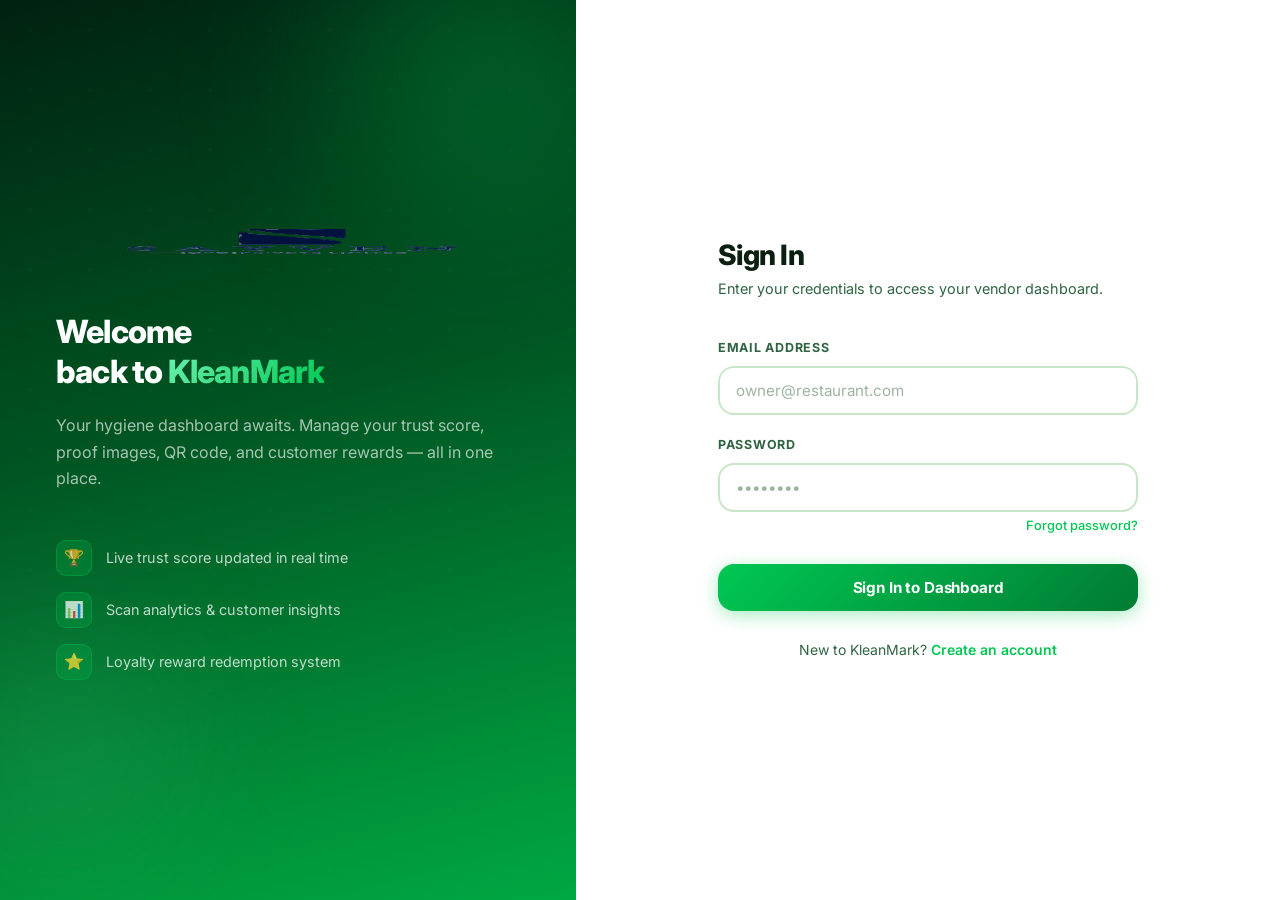
<file: frontend/vendor-login.html>
<!DOCTYPE html>
<html lang="en">
<head>
  <meta charset="UTF-8">
  <meta name="viewport" content="width=device-width, initial-scale=1.0">
  <title>Vendor Login — KleanMark</title>
  <link href="https://fonts.googleapis.com/css2?family=Inter:wght@300;400;500;600;700;800&display=swap" rel="stylesheet">
  <link rel="icon" type="image/x-icon" href="assets/images/favicon.ico">
  <link rel="stylesheet" href="css/global.css">
  <style>
    * { box-sizing: border-box; margin: 0; padding: 0; }
    body {
      min-height: 100vh;
      background: var(--background);
      display: flex;
      align-items: stretch;
      font-family: 'Inter', sans-serif;
    }

    /* ---- Split Layout ---- */
    .auth-layout {
      display: flex;
      width: 100%;
      min-height: 100vh;
    }

    /* ---- Left Panel ---- */
    .auth-panel {
      flex: 0 0 45%;
      background: var(--gradient-dark);
      position: relative;
      overflow: hidden;
      display: flex;
      flex-direction: column;
      justify-content: center;
      padding: 60px 56px;
    }
    .auth-panel::before {
      content: '';
      position: absolute;
      inset: 0;
      background: url("data:image/svg+xml,%3Csvg width='60' height='60' viewBox='0 0 60 60' xmlns='http://www.w3.org/2000/svg'%3E%3Cg fill='none' fill-rule='evenodd'%3E%3Cg fill='%2300C853' fill-opacity='0.05'%3E%3Ccircle cx='30' cy='30' r='2'/%3E%3C/g%3E%3C/g%3E%3C/svg%3E") repeat;
      pointer-events: none;
    }
    .panel-orb {
      position: absolute;
      border-radius: 50%;
      filter: blur(80px);
      pointer-events: none;
    }
    .panel-orb-1 {
      width: 300px; height: 300px;
      background: rgba(0,200,83,0.25);
      top: -80px; right: -60px;
    }
    .panel-orb-2 {
      width: 200px; height: 200px;
      background: rgba(105,240,174,0.15);
      bottom: 60px; left: -40px;
    }
    .panel-logo {
      height: 44px;
      margin-bottom: 48px;
      position: relative;
      z-index: 1;
    }
    .panel-heading {
      font-size: clamp(1.6rem, 2.5vw, 2.2rem);
      font-weight: 800;
      color: #fff;
      line-height: 1.25;
      position: relative;
      z-index: 1;
      margin-bottom: 20px;
    }
    .panel-heading span {
      background: linear-gradient(135deg, #69F0AE, #00C853);
      -webkit-background-clip: text;
      -webkit-text-fill-color: transparent;
      background-clip: text;
    }
    .panel-desc {
      color: rgba(255,255,255,0.65);
      font-size: 1rem;
      line-height: 1.65;
      position: relative;
      z-index: 1;
      margin-bottom: 48px;
    }
    .panel-features {
      display: flex;
      flex-direction: column;
      gap: 16px;
      position: relative;
      z-index: 1;
    }
    .panel-feature {
      display: flex;
      align-items: center;
      gap: 14px;
      color: rgba(255,255,255,0.75);
      font-size: 0.9rem;
    }
    .panel-feature-icon {
      width: 36px; height: 36px;
      background: rgba(0,200,83,0.2);
      border: 1px solid rgba(0,200,83,0.3);
      border-radius: 10px;
      display: flex; align-items: center; justify-content: center;
      font-size: 1rem;
      flex-shrink: 0;
    }

    /* ---- Right Form Side ---- */
    .auth-form-side {
      flex: 1;
      display: flex;
      align-items: center;
      justify-content: center;
      padding: 48px 32px;
      background: #fff;
    }
    .auth-card {
      width: 100%;
      max-width: 420px;
    }
    .auth-mobile-logo {
      display: none;
      height: 36px;
      margin-bottom: 32px;
    }
    .auth-title {
      font-size: 1.75rem;
      font-weight: 800;
      color: var(--text-primary);
      margin-bottom: 6px;
    }
    .auth-subtitle {
      color: var(--text-secondary);
      font-size: 0.9rem;
      margin-bottom: 36px;
    }

    /* registration message */
    #registrationMsg {
      display: none;
      background: var(--primary-pale);
      border: 1px solid var(--border);
      border-left: 4px solid var(--primary);
      color: var(--primary-dark);
      padding: 14px 16px;
      border-radius: 10px;
      margin-bottom: 24px;
      font-size: 0.875rem;
      font-weight: 500;
      line-height: 1.5;
    }

    .forgot-row {
      display: flex;
      justify-content: flex-end;
      margin-top: 4px;
    }
    .forgot-link {
      font-size: 0.8rem;
      color: var(--primary);
      text-decoration: none;
      font-weight: 500;
    }
    .forgot-link:hover { text-decoration: underline; }

    .auth-divider {
      text-align: center;
      color: var(--text-secondary);
      font-size: 0.85rem;
      margin: 24px 0;
      position: relative;
    }
    .auth-divider::before, .auth-divider::after {
      content: '';
      position: absolute;
      top: 50%;
      width: 42%;
      height: 1px;
      background: var(--border);
    }
    .auth-divider::before { left: 0; }
    .auth-divider::after { right: 0; }

    .auth-footer {
      text-align: center;
      margin-top: 28px;
      font-size: 0.875rem;
      color: var(--text-secondary);
    }
    .auth-footer a {
      color: var(--primary);
      text-decoration: none;
      font-weight: 600;
    }
    .auth-footer a:hover { text-decoration: underline; }

    /* Mobile */
    @media (max-width: 768px) {
      .auth-panel { display: none; }
      .auth-form-side { padding: 40px 24px; }
      .auth-mobile-logo { display: block; }
      body { background: #fff; }
    }
  </style>
</head>
<body>
  <div class="auth-layout">

    <!-- Left Panel -->
    <div class="auth-panel">
      <div class="panel-orb panel-orb-1"></div>
      <div class="panel-orb panel-orb-2"></div>
      <img src="assets/images/Logo.svg" alt="KleanMark" class="panel-logo">
      <h1 class="panel-heading">Welcome<br>back to <span>KleanMark</span></h1>
      <p class="panel-desc">Your hygiene dashboard awaits. Manage your trust score, proof images, QR code, and customer rewards — all in one place.</p>
      <div class="panel-features">
        <div class="panel-feature">
          <div class="panel-feature-icon">🏆</div>
          <span>Live trust score updated in real time</span>
        </div>
        <div class="panel-feature">
          <div class="panel-feature-icon">📊</div>
          <span>Scan analytics & customer insights</span>
        </div>
        <div class="panel-feature">
          <div class="panel-feature-icon">⭐</div>
          <span>Loyalty reward redemption system</span>
        </div>
      </div>
    </div>

    <!-- Right Form -->
    <div class="auth-form-side">
      <div class="auth-card">
        <img src="assets/images/Logo.svg" alt="KleanMark" class="auth-mobile-logo">

        <h2 class="auth-title">Sign In</h2>
        <p class="auth-subtitle">Enter your credentials to access your vendor dashboard.</p>

        <div id="registrationMsg">
          🎉 Registration submitted! You can log in now — full features unlock after Admin approval.
        </div>

        <form id="loginForm">
          <div class="form-group">
            <label class="form-label">Email Address</label>
            <input type="email" id="email" class="form-control" placeholder="owner@restaurant.com" required>
          </div>

          <div class="form-group">
            <label class="form-label">Password</label>
            <input type="password" id="password" class="form-control" placeholder="••••••••" required>
            <div class="forgot-row">
              <a href="vendor-forgot-password.html" class="forgot-link">Forgot password?</a>
            </div>
          </div>

          <button type="submit" class="btn btn-primary" id="loginBtn" style="margin-top: 8px;">
            Sign In to Dashboard
          </button>
        </form>

        <div class="auth-footer">
          New to KleanMark? <a href="vendor-register.html">Create an account</a>
        </div>
      </div>
    </div>

  </div>

  <div id="toast-container"></div>
  <script src="js/api.js"></script>
  <script src="js/auth.js"></script>
  <script src="js/vendor-login.js"></script>
</body>
</html>
</file>
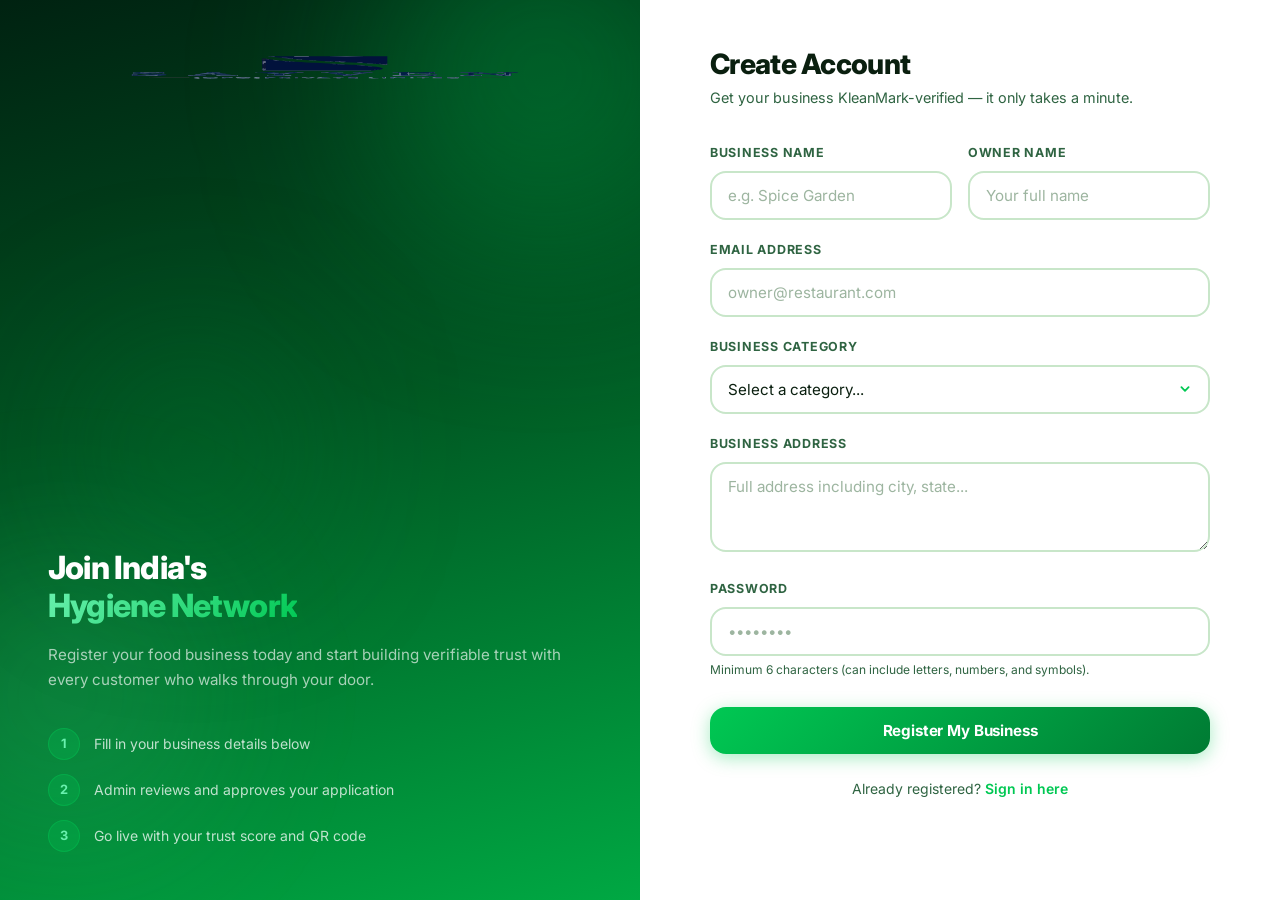
<file: frontend/vendor-register.html>
<!DOCTYPE html>
<html lang="en">
<head>
  <meta charset="UTF-8">
  <meta name="viewport" content="width=device-width, initial-scale=1.0">
  <title>Register Your Business — KleanMark</title>
  <link href="https://fonts.googleapis.com/css2?family=Inter:wght@300;400;500;600;700;800&display=swap" rel="stylesheet">
  <link rel="icon" type="image/x-icon" href="assets/images/favicon.ico">
  <link rel="stylesheet" href="css/global.css">
  <style>
    * { box-sizing: border-box; margin: 0; padding: 0; }
    body {
      min-height: 100vh;
      font-family: 'Inter', sans-serif;
      background: var(--background);
    }

    .register-page {
      display: grid;
      grid-template-columns: 1fr 1fr;
      min-height: 100vh;
    }

    /* ---- Left Visual ---- */
    .register-visual {
      background: var(--gradient-dark);
      position: relative;
      overflow: hidden;
      display: flex;
      flex-direction: column;
      justify-content: space-between;
      padding: 48px;
    }
    .reg-orb {
      position: absolute;
      border-radius: 50%;
      filter: blur(90px);
      pointer-events: none;
    }
    .reg-orb-1 { width: 350px; height: 350px; background: rgba(0,200,83,0.3); top: -100px; right: -80px; }
    .reg-orb-2 { width: 250px; height: 250px; background: rgba(105,240,174,0.15); bottom: 80px; left: -60px; }
    .reg-orb-3 { width: 180px; height: 180px; background: rgba(0,123,51,0.4); top: 50%; left: 30%; transform: translate(-50%,-50%); animation: orbFloat 8s ease-in-out infinite; }
    @keyframes orbFloat { 0%,100%{transform:translate(-50%,-50%) scale(1)} 50%{transform:translate(-50%,-55%) scale(1.08)} }

    .reg-logo { height: 40px; position: relative; z-index: 1; }
    .reg-visual-content { position: relative; z-index: 1; }
    .reg-visual-content h2 {
      font-size: clamp(1.6rem, 2.5vw, 2.4rem);
      font-weight: 800;
      color: #fff;
      line-height: 1.2;
      margin-bottom: 16px;
    }
    .reg-visual-content h2 span {
      background: linear-gradient(135deg, #69F0AE, #00C853);
      -webkit-background-clip: text;
      -webkit-text-fill-color: transparent;
      background-clip: text;
    }
    .reg-visual-content p {
      color: rgba(255,255,255,0.65);
      font-size: 0.95rem;
      line-height: 1.65;
      margin-bottom: 36px;
    }
    .steps-preview {
      display: flex;
      flex-direction: column;
      gap: 14px;
    }
    .step-prev {
      display: flex;
      align-items: center;
      gap: 14px;
      color: rgba(255,255,255,0.75);
      font-size: 0.875rem;
    }
    .step-prev-num {
      width: 32px; height: 32px;
      background: rgba(0,200,83,0.25);
      border: 1px solid rgba(0,200,83,0.4);
      border-radius: 50%;
      display: flex; align-items: center; justify-content: center;
      font-weight: 700;
      color: #69F0AE;
      font-size: 0.8rem;
      flex-shrink: 0;
    }

    /* ---- Right Form ---- */
    .register-form-side {
      background: #fff;
      display: flex;
      align-items: flex-start;
      justify-content: center;
      padding: 48px 40px;
      overflow-y: auto;
    }
    .register-card {
      width: 100%;
      max-width: 500px;
    }
    .reg-mobile-logo { display: none; height: 36px; margin-bottom: 28px; }
    .reg-form-title {
      font-size: 1.75rem;
      font-weight: 800;
      color: var(--text-primary);
      margin-bottom: 6px;
    }
    .reg-form-subtitle {
      color: var(--text-secondary);
      font-size: 0.9rem;
      margin-bottom: 32px;
    }

    .form-row {
      display: grid;
      grid-template-columns: 1fr 1fr;
      gap: 16px;
    }

    .password-hint {
      font-size: 0.75rem;
      color: var(--text-secondary);
      margin-top: 6px;
      line-height: 1.4;
    }

    .reg-footer {
      text-align: center;
      margin-top: 24px;
      font-size: 0.875rem;
      color: var(--text-secondary);
      padding-bottom: 16px;
    }
    .reg-footer a { color: var(--primary); text-decoration: none; font-weight: 600; }
    .reg-footer a:hover { text-decoration: underline; }

    @media (max-width: 900px) {
      .register-page { grid-template-columns: 1fr; }
      .register-visual { display: none; }
      .reg-mobile-logo { display: block; }
      .register-form-side { padding: 40px 24px; }
      .form-row { grid-template-columns: 1fr; }
    }
  </style>
</head>
<body>
  <div class="register-page">

    <!-- Left Visual -->
    <div class="register-visual">
      <div class="reg-orb reg-orb-1"></div>
      <div class="reg-orb reg-orb-2"></div>
      <div class="reg-orb reg-orb-3"></div>
      <img src="assets/images/Logo.svg" alt="KleanMark" class="reg-logo">
      <div class="reg-visual-content">
        <h2>Join India's<br><span>Hygiene Network</span></h2>
        <p>Register your food business today and start building verifiable trust with every customer who walks through your door.</p>
        <div class="steps-preview">
          <div class="step-prev">
            <div class="step-prev-num">1</div>
            <span>Fill in your business details below</span>
          </div>
          <div class="step-prev">
            <div class="step-prev-num">2</div>
            <span>Admin reviews and approves your application</span>
          </div>
          <div class="step-prev">
            <div class="step-prev-num">3</div>
            <span>Go live with your trust score and QR code</span>
          </div>
        </div>
      </div>
    </div>

    <!-- Right Form -->
    <div class="register-form-side">
      <div class="register-card">
        <img src="assets/images/Logo.svg" alt="KleanMark" class="reg-mobile-logo">

        <h2 class="reg-form-title">Create Account</h2>
        <p class="reg-form-subtitle">Get your business KleanMark-verified — it only takes a minute.</p>

        <form id="registerForm">
          <div class="form-row">
            <div class="form-group">
              <label class="form-label">Business Name</label>
              <input type="text" id="businessName" class="form-control" placeholder="e.g. Spice Garden" required>
            </div>
            <div class="form-group">
              <label class="form-label">Owner Name</label>
              <input type="text" id="ownerName" class="form-control" placeholder="Your full name" required>
            </div>
          </div>

          <div class="form-group">
            <label class="form-label">Email Address</label>
            <input type="email" id="email" class="form-control" placeholder="owner@restaurant.com" required>
          </div>

          <div class="form-group">
            <label class="form-label">Business Category</label>
            <select id="category" class="form-control" required>
              <option value="">Select a category...</option>
              <option value="Restaurant">🍽️ Restaurant</option>
              <option value="Cafe">☕ Cafe / Coffee Shop</option>
              <option value="Bakery">🥐 Bakery / Sweet Shop</option>
              <option value="Street Food">🌮 Street Food</option>
              <option value="Cloud Kitchen">📦 Cloud Kitchen</option>
              <option value="Other">🏪 Other</option>
            </select>
          </div>

          <div class="form-group">
            <label class="form-label">Business Address</label>
            <textarea id="address" class="form-control" rows="3" placeholder="Full address including city, state..." required></textarea>
          </div>

          <div class="form-group">
            <label class="form-label">Password</label>
            <input type="password" id="password" class="form-control" placeholder="••••••••" required minlength="6">
            <div class="password-hint">Minimum 6 characters (can include letters, numbers, and symbols).</div>
          </div>

          <button type="submit" class="btn btn-primary" id="submitBtn" style="margin-top: 8px;">
            Register My Business
          </button>
        </form>

        <div class="reg-footer">
          Already registered? <a href="vendor-login.html">Sign in here</a>
        </div>
      </div>
    </div>

  </div>

  <div id="toast-container"></div>
  <script src="js/api.js"></script>
  <script src="js/vendor-register.js"></script>
</body>
</html>
</file>
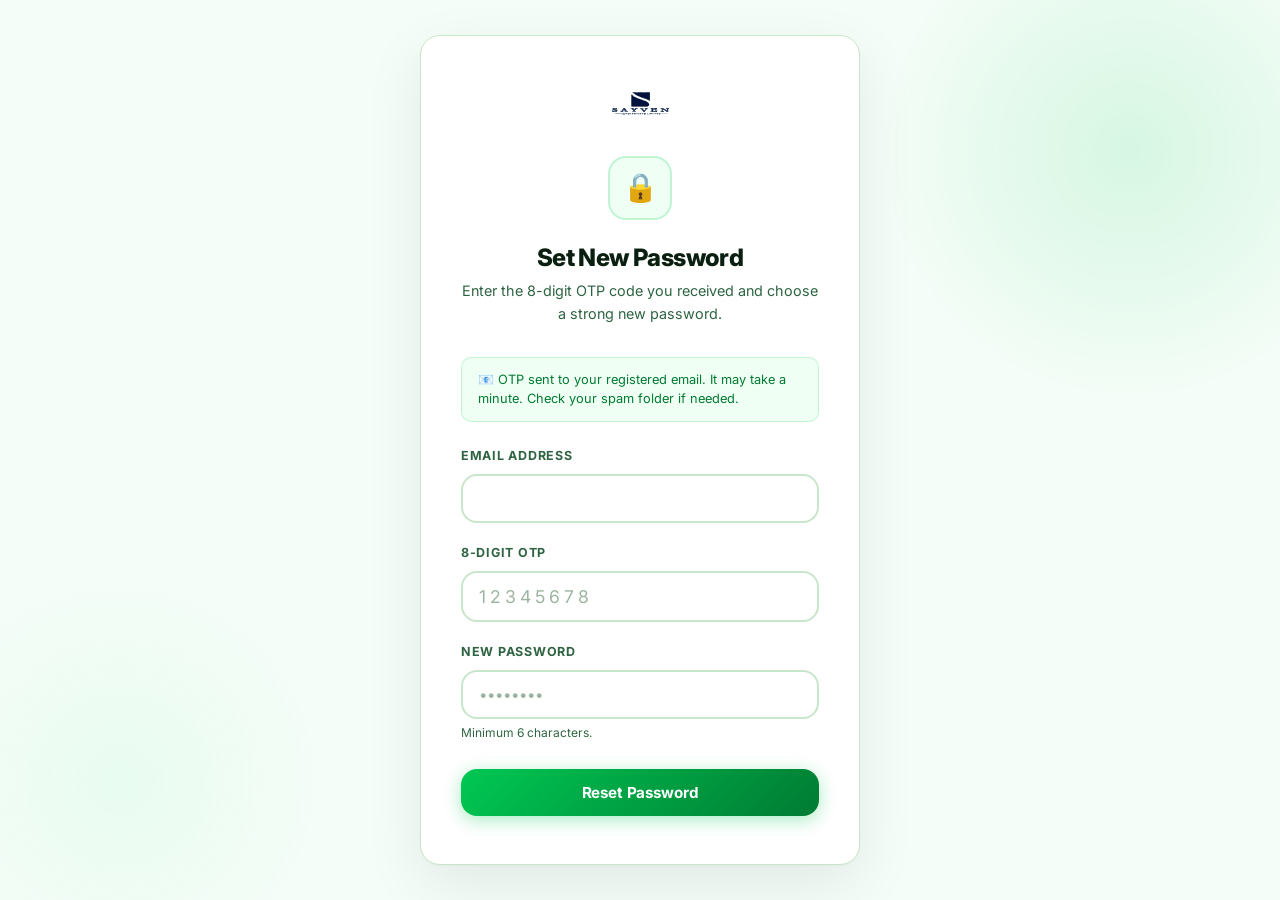
<file: frontend/vendor-reset-password.html>
<!DOCTYPE html>
<html lang="en">
<head>
  <meta charset="UTF-8">
  <meta name="viewport" content="width=device-width, initial-scale=1.0">
  <title>Reset Password — KleanMark</title>
  <link href="https://fonts.googleapis.com/css2?family=Inter:wght@300;400;500;600;700;800&display=swap" rel="stylesheet">
  <link rel="icon" type="image/x-icon" href="assets/images/favicon.ico">
  <link rel="stylesheet" href="css/global.css">
  <style>
    * { box-sizing: border-box; margin: 0; padding: 0; }
    body {
      min-height: 100vh;
      display: flex;
      align-items: center;
      justify-content: center;
      background: var(--background);
      padding: 24px 16px;
      font-family: 'Inter', sans-serif;
      position: relative;
      overflow: hidden;
    }
    body::before {
      content: '';
      position: fixed;
      width: 500px; height: 500px;
      background: radial-gradient(circle, rgba(0,200,83,0.12) 0%, transparent 70%);
      top: -100px; right: -100px;
      pointer-events: none;
    }
    body::after {
      content: '';
      position: fixed;
      width: 400px; height: 400px;
      background: radial-gradient(circle, rgba(105,240,174,0.08) 0%, transparent 70%);
      bottom: -80px; left: -80px;
      pointer-events: none;
    }

    .reset-wrap {
      width: 100%;
      max-width: 440px;
      position: relative;
      z-index: 1;
    }

    .reset-card {
      background: #fff;
      border-radius: 20px;
      padding: 48px 40px;
      box-shadow: 0 20px 60px rgba(0,0,0,0.08), 0 1px 3px rgba(0,0,0,0.04);
      border: 1px solid var(--border);
    }

    .reset-logo-wrap {
      display: flex;
      justify-content: center;
      margin-bottom: 32px;
    }
    .reset-logo { height: 40px; }

    .reset-icon {
      width: 64px; height: 64px;
      background: var(--primary-pale);
      border: 2px solid rgba(0,200,83,0.2);
      border-radius: 18px;
      display: flex; align-items: center; justify-content: center;
      font-size: 1.75rem;
      margin: 0 auto 24px;
    }

    .reset-title {
      font-size: 1.5rem;
      font-weight: 800;
      color: var(--text-primary);
      text-align: center;
      margin-bottom: 8px;
    }
    .reset-desc {
      color: var(--text-secondary);
      font-size: 0.9rem;
      text-align: center;
      line-height: 1.6;
      margin-bottom: 32px;
    }

    .otp-hint {
      background: var(--primary-pale);
      border: 1px solid rgba(0,200,83,0.2);
      border-radius: 10px;
      padding: 12px 16px;
      font-size: 0.8rem;
      color: var(--primary-dark);
      margin-bottom: 24px;
      line-height: 1.5;
    }

    input[readonly] {
      background: var(--background) !important;
      cursor: not-allowed;
      color: var(--text-secondary);
    }

    .password-hint {
      font-size: 0.75rem;
      color: var(--text-secondary);
      margin-top: 6px;
      line-height: 1.4;
    }
  </style>
</head>
<body>
  <div class="reset-wrap">
    <div class="reset-card">
      <div class="reset-logo-wrap">
        <img src="assets/images/Logo.svg" alt="KleanMark" class="reset-logo">
      </div>

      <div class="reset-icon">🔒</div>
      <h2 class="reset-title">Set New Password</h2>
      <p class="reset-desc">Enter the 8-digit OTP code you received and choose a strong new password.</p>

      <div class="otp-hint">
        📧 OTP sent to your registered email. It may take a minute. Check your spam folder if needed.
      </div>

      <form id="resetForm">
        <div class="form-group">
          <label class="form-label">Email Address</label>
          <input type="email" id="email" class="form-control" required readonly autocomplete="off">
        </div>
        <div class="form-group">
          <label class="form-label">8-Digit OTP</label>
          <input type="text" id="otp" class="form-control" required placeholder="12345678" maxlength="8"
            style="letter-spacing: 4px; font-size: 1.1rem; font-weight: 600;" autocomplete="one-time-code">
        </div>
        <div class="form-group">
          <label class="form-label">New Password</label>
          <input type="password" id="new_password" class="form-control" required placeholder="••••••••" minlength="6">
          <div class="password-hint">Minimum 6 characters.</div>
        </div>
        <button type="submit" class="btn btn-primary" style="margin-top: 8px;">
          Reset Password
        </button>
      </form>
    </div>
  </div>

  <div id="toast-container"></div>
  <script src="js/api.js"></script>
  <script>
    // Auto-fill email if passed from previous page
    const storedEmail = sessionStorage.getItem('resetEmail');
    if (storedEmail) {
      document.getElementById('email').value = storedEmail;
    } else {
      document.getElementById('email').removeAttribute('readonly');
    }

    document.getElementById('resetForm').addEventListener('submit', async (e) => {
      e.preventDefault();
      const email = document.getElementById('email').value.trim();
      const otp_code = document.getElementById('otp').value.trim();
      const new_password = document.getElementById('new_password').value;
      try {
        await fetchAPI('/vendors/reset-password', {
          method: 'POST',
          body: JSON.stringify({ email, otp_code, new_password })
        });
        showToast('Password reset successfully!', 'success');
        sessionStorage.removeItem('resetEmail');
        setTimeout(() => {
          window.location.href = 'vendor-login.html';
        }, 1500);
      } catch (error) {
        // fetchAPI displays the toast error
      }
    });
  </script>
</body>
</html>
</file>
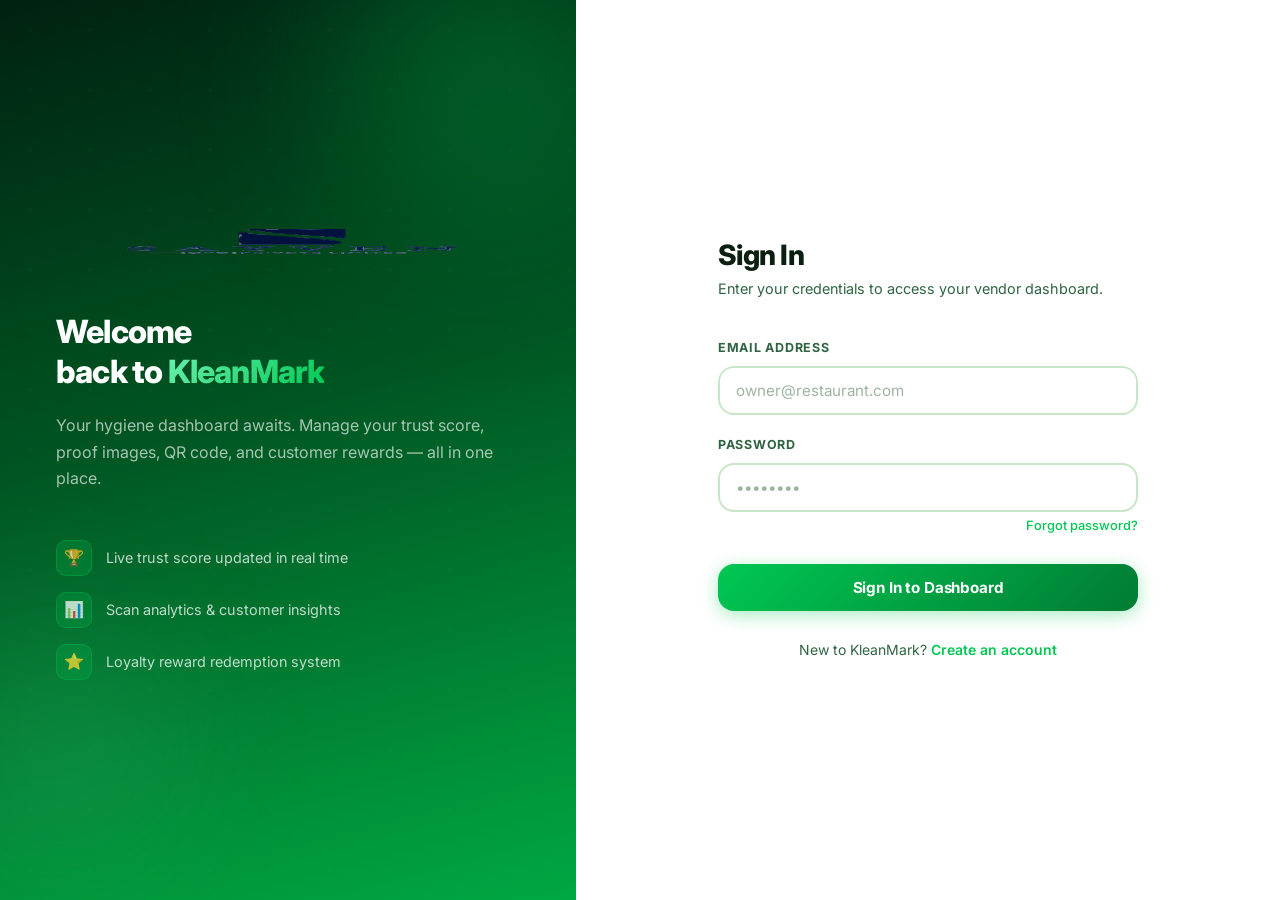
<file: frontend/vendor-subscription.html>
<!DOCTYPE html>
<html lang="en">
<head>
  <meta charset="UTF-8">
  <meta name="viewport" content="width=device-width, initial-scale=1.0">
  <title>Manage Subscription — KleanMark</title>
  <link href="https://fonts.googleapis.com/css2?family=Inter:wght@300;400;500;600;700;800&display=swap" rel="stylesheet">
  <link rel="icon" type="image/x-icon" href="assets/images/favicon.ico">
  <link rel="stylesheet" href="css/global.css">
  <style>
    * { box-sizing: border-box; margin: 0; padding: 0; }
    body {
      background: var(--background);
      min-height: 100vh;
      font-family: 'Inter', sans-serif;
    }

    /* ---- Sub-nav ---- */
    .sub-nav {
      background: #fff;
      border-bottom: 1px solid var(--border);
      padding: 0 32px;
      height: 60px;
      display: flex;
      align-items: center;
      gap: 16px;
      position: sticky;
      top: 0;
      z-index: 50;
    }
    .sub-nav-logo { height: 28px; }
    .sub-nav-sep { color: var(--border); font-size: 1.2rem; margin: 0 4px; }
    .sub-nav-title { font-size: 0.9rem; font-weight: 600; color: var(--text-primary); }
    .sub-nav-back {
      margin-left: auto;
      display: flex; align-items: center; gap: 6px;
      color: var(--text-secondary);
      text-decoration: none;
      font-size: 0.875rem;
      font-weight: 500;
      transition: color 0.2s;
    }
    .sub-nav-back:hover { color: var(--primary); }

    /* ---- Hero ---- */
    .sub-hero {
      background: var(--gradient-dark);
      padding: 60px 32px;
      text-align: center;
      position: relative;
      overflow: hidden;
    }
    .sub-hero-orb {
      position: absolute; border-radius: 50%; filter: blur(80px); pointer-events: none;
    }
    .sub-hero-orb-1 { width:300px;height:300px; background:rgba(0,200,83,0.25); top:-80px; right:-60px; }
    .sub-hero-orb-2 { width:200px;height:200px; background:rgba(105,240,174,0.15); bottom:0; left:-40px; }
    .sub-hero-badge {
      display: inline-flex; align-items: center; gap: 8px;
      background: rgba(0,200,83,0.15);
      border: 1px solid rgba(0,200,83,0.3);
      border-radius: 999px;
      padding: 6px 16px;
      font-size: 0.8rem;
      color: #69F0AE;
      font-weight: 600;
      margin-bottom: 20px;
      position: relative; z-index: 1;
    }
    .sub-hero h1 {
      font-size: clamp(1.6rem, 3vw, 2.4rem);
      font-weight: 800;
      color: #fff;
      margin-bottom: 12px;
      position: relative; z-index: 1;
    }
    .sub-hero h1 span {
      background: linear-gradient(135deg, #69F0AE, #00C853);
      -webkit-background-clip: text;
      -webkit-text-fill-color: transparent;
      background-clip: text;
    }
    .sub-hero p {
      color: rgba(255,255,255,0.65);
      font-size: 1rem;
      max-width: 500px;
      margin: 0 auto;
      line-height: 1.65;
      position: relative; z-index: 1;
    }

    /* ---- Plans Container ---- */
    .plans-wrap {
      max-width: 1100px;
      margin: 0 auto;
      padding: 56px 32px 80px;
    }
    .plans-loading {
      text-align: center;
      color: var(--text-secondary);
      font-size: 0.95rem;
      padding: 48px;
    }
    .plans-loading::before {
      content: '';
      display: block;
      width: 36px; height: 36px;
      border: 3px solid var(--border);
      border-top-color: var(--primary);
      border-radius: 50%;
      animation: spin 0.8s linear infinite;
      margin: 0 auto 16px;
    }
    @keyframes spin { to { transform: rotate(360deg); } }

    /* Plans are rendered by JS into #plansContainer.
       The JS creates .plan-card divs — global.css should style them,
       or vendor-subscription.js inlines styles. */
    #plansContainer {
      display: flex;
      gap: 24px;
      justify-content: center;
      flex-wrap: wrap;
    }

    @media (max-width: 600px) {
      .sub-nav { padding: 0 16px; }
      .plans-wrap { padding: 36px 16px 60px; }
    }
  </style>
</head>
<body>

  <!-- Sub-nav -->
  <div class="sub-nav">
    <img src="assets/images/Logo.svg" alt="KleanMark" class="sub-nav-logo">
    <span class="sub-nav-sep">/</span>
    <span class="sub-nav-title">Manage Subscription</span>
    <a href="vendor-dashboard.html" class="sub-nav-back">
      ← Back to Dashboard
    </a>
  </div>

  <!-- Hero -->
  <div class="sub-hero">
    <div class="sub-hero-orb sub-hero-orb-1"></div>
    <div class="sub-hero-orb sub-hero-orb-2"></div>
    <div class="sub-hero-badge">
      <span style="width:7px;height:7px;background:#69F0AE;border-radius:50%;animation:pulseGreen 2s infinite;"></span>
      Subscription Plans
    </div>
    <h1>Keep Your Business <span>Verified</span></h1>
    <p>Maintain your KleanMark verified status and unlock premium tools to grow customer trust and loyalty.</p>
  </div>

  <!-- Plans -->
  <div class="plans-wrap">
    <div id="plansContainer">
      <div class="plans-loading">Loading plans from server...</div>
    </div>
  </div>

  <div id="toast-container"></div>
  <script src="js/api.js"></script>
  <script src="js/auth.js"></script>
  <script src="js/vendor-subscription.js"></script>
</body>
</html>
</file>
<file: admin/css/global.css>
:root {
  --primary-color: #0F172A; /* Slate 900 */
  --secondary-color: #334155; /* Slate 700 */
  --accent-color: #2563EB; /* Blue 600 */
  --accent-hover: #1D4ED8; /* Blue 700 */
  --background: #F8FAFC; /* Slate 50 */
  --surface: #FFFFFF;
  --text-main: #0F172A;
  --text-muted: #64748B;
  --border-color: #E2E8F0;
  
  --success: #10B981;
  --danger: #EF4444;
  --warning: #F59E0B;

  --shadow-sm: 0 1px 2px 0 rgba(0, 0, 0, 0.05);
  --shadow-md: 0 4px 6px -1px rgba(0, 0, 0, 0.1), 0 2px 4px -1px rgba(0, 0, 0, 0.06);
  --shadow-lg: 0 10px 15px -3px rgba(0, 0, 0, 0.1), 0 4px 6px -2px rgba(0, 0, 0, 0.05);
  
  --radius-sm: 0.25rem;
  --radius-md: 0.375rem;
  --radius-lg: 0.5rem;
}

* {
  box-sizing: border-box;
  margin: 0;
  padding: 0;
}

body {
  font-family: 'Inter', system-ui, -apple-system, sans-serif;
  background-color: var(--background);
  color: var(--text-main);
  line-height: 1.5;
  -webkit-font-smoothing: antialiased;
}

a {
  color: var(--accent-color);
  text-decoration: none;
}

a:hover {
  text-decoration: underline;
}

.btn {
  display: inline-flex;
  align-items: center;
  justify-content: center;
  padding: 0.5rem 1rem;
  font-size: 0.875rem;
  font-weight: 500;
  border-radius: var(--radius-md);
  cursor: pointer;
  transition: all 0.2s ease-in-out;
  border: none;
  font-family: inherit;
}

.btn-primary {
  background-color: var(--accent-color);
  color: #FFFFFF;
}

.btn-primary:hover {
  background-color: var(--accent-hover);
}

.btn-danger {
  background-color: var(--danger);
  color: #FFFFFF;
}

.btn-danger:hover {
  background-color: #DC2626;
}

.btn-success {
  background-color: var(--success);
  color: #FFFFFF;
}

.btn-success:hover {
  background-color: #059669;
}

.btn-outline {
  background-color: transparent;
  border: 1px solid var(--border-color);
  color: var(--secondary-color);
}

.btn-outline:hover {
  background-color: #F1F5F9;
  color: var(--text-main);
}

.card {
  background-color: var(--surface);
  border-radius: var(--radius-lg);
  box-shadow: var(--shadow-sm);
  border: 1px solid var(--border-color);
  padding: 1.5rem;
}

.form-group {
  margin-bottom: 1rem;
}

.form-label {
  display: block;
  font-size: 0.875rem;
  font-weight: 500;
  margin-bottom: 0.5rem;
  color: var(--secondary-color);
}

.form-control {
  width: 100%;
  padding: 0.5rem 0.75rem;
  font-size: 0.875rem;
  line-height: 1.25rem;
  border: 1px solid var(--border-color);
  border-radius: var(--radius-md);
  background-color: var(--surface);
  color: var(--text-main);
  transition: border-color 0.15s ease-in-out;
}

.form-control:focus {
  outline: none;
  border-color: var(--accent-color);
  box-shadow: 0 0 0 3px rgba(37, 99, 235, 0.1);
}

.badge {
  display: inline-flex;
  align-items: center;
  padding: 0.125rem 0.625rem;
  border-radius: 9999px;
  font-size: 0.75rem;
  font-weight: 500;
}

.badge-success {
  background-color: #D1FAE5;
  color: #065F46;
}

.badge-warning {
  background-color: #FEF3C7;
  color: #92400E;
}

.badge-danger {
  background-color: #FEE2E2;
  color: #991B1B;
}

.badge-neutral {
  background-color: #F1F5F9;
  color: #475569;
}
</file>
<file: admin/css/admin.css>
/* Layout */
.app-container {
  display: flex;
  min-height: 100vh;
}

/* Sidebar */
.sidebar {
  width: 260px;
  background-color: var(--primary-color);
  color: #FFFFFF;
  display: flex;
  flex-direction: column;
  flex-shrink: 0;
}

.sidebar-header {
  padding: 1.5rem;
  border-bottom: 1px solid rgba(255, 255, 255, 0.1);
}

.sidebar-brand {
  font-size: 1.25rem;
  font-weight: 700;
  letter-spacing: -0.025em;
}

.sidebar-nav {
  padding: 1rem 0;
  flex: 1;
}

.nav-item {
  display: flex;
  align-items: center;
  padding: 0.75rem 1.5rem;
  color: #CBD5E1;
  font-size: 0.875rem;
  font-weight: 500;
  cursor: pointer;
  transition: all 0.2s;
  border-left: 3px solid transparent;
}

.nav-item:hover {
  background-color: rgba(255, 255, 255, 0.05);
  color: #FFFFFF;
}

.nav-item.active {
  background-color: rgba(255, 255, 255, 0.1);
  color: #FFFFFF;
  border-left-color: var(--accent-color);
}

/* Main Content */
.main-wrapper {
  flex: 1;
  display: flex;
  flex-direction: column;
  min-width: 0;
}

.topbar {
  height: 64px;
  background-color: var(--surface);
  border-bottom: 1px solid var(--border-color);
  display: flex;
  align-items: center;
  justify-content: space-between;
  padding: 0 2rem;
}

.page-title {
  font-size: 1.25rem;
  font-weight: 600;
  color: var(--primary-color);
}

.main-content {
  flex: 1;
  padding: 2rem;
  overflow-y: auto;
}

/* Tab panes */
.tab-pane {
  display: none;
  animation: fadeIn 0.3s ease-in-out;
}

.tab-pane.active {
  display: block;
}

@keyframes fadeIn {
  from { opacity: 0; transform: translateY(5px); }
  to { opacity: 1; transform: translateY(0); }
}

/* Dashboard Stats Grid */
.stats-grid {
  display: grid;
  grid-template-columns: repeat(auto-fit, minmax(240px, 1fr));
  gap: 1.5rem;
  margin-bottom: 2rem;
}

.stat-card {
  padding: 1.5rem;
  display: flex;
  flex-direction: column;
}

.stat-title {
  font-size: 0.875rem;
  color: var(--text-muted);
  font-weight: 500;
  margin-bottom: 0.5rem;
}

.stat-value {
  font-size: 2rem;
  font-weight: 700;
  color: var(--primary-color);
}

/* Data Tables */
.table-responsive {
  overflow-x: auto;
  border: 1px solid var(--border-color);
  border-radius: var(--radius-md);
}

.data-table {
  width: 100%;
  border-collapse: collapse;
  text-align: left;
}

.data-table th {
  background-color: #F8FAFC;
  padding: 0.75rem 1rem;
  font-size: 0.75rem;
  font-weight: 600;
  text-transform: uppercase;
  letter-spacing: 0.05em;
  color: var(--text-muted);
  border-bottom: 1px solid var(--border-color);
}

.data-table td {
  padding: 1rem;
  font-size: 0.875rem;
  border-bottom: 1px solid var(--border-color);
  vertical-align: middle;
}

.data-table tbody tr:last-child td {
  border-bottom: none;
}

.data-table tbody tr:hover {
  background-color: #F8FAFC;
}

.table-actions {
  display: flex;
  gap: 0.5rem;
}

/* Modals */
.modal-overlay {
  position: fixed;
  top: 0;
  left: 0;
  right: 0;
  bottom: 0;
  background-color: rgba(15, 23, 42, 0.5);
  display: flex;
  align-items: center;
  justify-content: center;
  z-index: 50;
  opacity: 0;
  visibility: hidden;
  transition: all 0.2s;
}

.modal-overlay.active {
  opacity: 1;
  visibility: visible;
}

.modal {
  background-color: var(--surface);
  border-radius: var(--radius-lg);
  width: 100%;
  max-width: 600px;
  max-height: 90vh;
  display: flex;
  flex-direction: column;
  box-shadow: var(--shadow-lg);
  transform: scale(0.95);
  transition: all 0.2s;
}

.modal-overlay.active .modal {
  transform: scale(1);
}

.modal-header {
  padding: 1.5rem;
  border-bottom: 1px solid var(--border-color);
  display: flex;
  justify-content: space-between;
  align-items: center;
}

.modal-title {
  font-size: 1.125rem;
  font-weight: 600;
}

.modal-close {
  background: none;
  border: none;
  font-size: 1.5rem;
  line-height: 1;
  cursor: pointer;
  color: var(--text-muted);
}

.modal-close:hover {
  color: var(--text-main);
}

.modal-body {
  padding: 1.5rem;
  overflow-y: auto;
}

.modal-footer {
  padding: 1.5rem;
  border-top: 1px solid var(--border-color);
  display: flex;
  justify-content: flex-end;
  gap: 0.75rem;
}

/* Login Page Specific */
.login-page {
  display: flex;
  align-items: center;
  justify-content: center;
  min-height: 100vh;
  background-color: var(--background);
}

.login-card {
  width: 100%;
  max-width: 400px;
}

.login-logo {
  text-align: center;
  margin-bottom: 2rem;
  font-size: 1.5rem;
  font-weight: 700;
  color: var(--primary-color);
}
</file>
<file: frontend/css/global.css>
/* ============================================================
   KLEANMARK DESIGN SYSTEM v3.0 — White & Emerald
   "Trust is the New Menu"
   ============================================================ */

@import url('https://fonts.googleapis.com/css2?family=Inter:ital,opsz,wght@0,14..32,300;0,14..32,400;0,14..32,500;0,14..32,600;0,14..32,700;0,14..32,800;0,14..32,900;1,14..32,400&display=swap');

/* ===================== DESIGN TOKENS ===================== */
:root {
  /* Core Brand */
  --primary: #00C853;
  --primary-hover: #00A843;
  --primary-dark: #007B33;
  --primary-darker: #004D1F;
  --primary-light: #69F0AE;
  --primary-pale: #F0FFF4;

  /* Aliases (kept for JS compatibility) */
  --secondary: #004D1F;
  --verification: #00C853;
  --verification-hover: #00A843;

  /* Surfaces */
  --surface: #FFFFFF;
  --background: #F4FDF7;

  /* Text */
  --text-primary: #0A1F0F;
  --text-secondary: #2F6442;

  /* Borders */
  --border: #C8E6C9;

  /* Semantic */
  --danger: #EF4444;
  --danger-pale: #FEF2F2;
  --warning: #F59E0B;
  --warning-pale: #FFFBEB;

  /* Stars */
  --star-filled: #FBBF24;
  --star-empty: #D1FAE5;

  /* Gradients */
  --gradient-primary: linear-gradient(135deg, #00C853 0%, #007B33 100%);
  --gradient-dark: linear-gradient(165deg, #002211 0%, #005522 45%, #00A843 100%);
  --gradient-glass: linear-gradient(145deg, rgba(255,255,255,0.97) 0%, rgba(240,255,244,0.90) 100%);
  --gradient-surface: linear-gradient(180deg, #FFFFFF 0%, #F4FDF7 100%);

  /* Shadows */
  --shadow-sm:   0 1px 4px rgba(0, 80, 40, 0.07);
  --shadow-card: 0 4px 24px rgba(0, 80, 40, 0.09);
  --shadow-md:   0 8px 32px rgba(0, 80, 40, 0.13);
  --shadow-lg:   0 16px 56px rgba(0, 80, 40, 0.18);
  --shadow-xl:   0 24px 80px rgba(0, 80, 40, 0.22);
  --shadow-glow:    0 0 32px rgba(0, 200, 83, 0.30);
  --shadow-glow-sm: 0 0 16px rgba(0, 200, 83, 0.22);
  --shadow-inner: inset 0 2px 8px rgba(0,80,40,0.08);

  /* Radius */
  --radius-xs:   6px;
  --radius-sm:   10px;
  --radius-md:   16px;
  --radius-lg:   24px;
  --radius-xl:   32px;
  --radius-2xl:  40px;
  --radius-full: 9999px;

  /* Typography */
  --font-family: 'Inter', system-ui, -apple-system, BlinkMacSystemFont, sans-serif;

  /* Motion */
  --ease: cubic-bezier(0.4, 0, 0.2, 1);
  --ease-bounce: cubic-bezier(0.34, 1.56, 0.64, 1);
  --transition: all 0.22s cubic-bezier(0.4, 0, 0.2, 1);
  --transition-slow: all 0.4s cubic-bezier(0.4, 0, 0.2, 1);

  /* Z-layers */
  --z-base: 0;
  --z-raised: 10;
  --z-nav: 100;
  --z-modal: 500;
  --z-toast: 9999;
}

/* ===================== RESET & BASE ===================== */
*, *::before, *::after { box-sizing: border-box; margin: 0; padding: 0; }

html { scroll-behavior: smooth; font-size: 16px; }

body {
  font-family: var(--font-family);
  background-color: var(--background);
  color: var(--text-primary);
  line-height: 1.6;
  -webkit-font-smoothing: antialiased;
  -moz-osx-font-smoothing: grayscale;
  overflow-x: hidden;
  min-height: 100vh;
}

img { max-width: 100%; display: block; }
a { color: inherit; text-decoration: none; }
button { font-family: inherit; }
input, textarea, select { font-family: inherit; }

/* ===================== TYPOGRAPHY ===================== */
h1, h2, h3, h4, h5, h6 {
  font-weight: 800;
  color: var(--text-primary);
  line-height: 1.15;
  letter-spacing: -0.025em;
}

h1 { font-size: clamp(1.9rem, 5vw, 3.25rem); }
h2 { font-size: clamp(1.5rem, 3.5vw, 2.25rem); }
h3 { font-size: 1.2rem; font-weight: 700; }
h4 { font-size: 1rem; font-weight: 700; }

p {
  color: var(--text-secondary);
  line-height: 1.72;
  margin-bottom: 16px;
}

p:last-child { margin-bottom: 0; }

strong { font-weight: 700; color: var(--text-primary); }

/* ===================== LAYOUT ===================== */
.container {
  max-width: 600px;
  margin: 0 auto;
  padding: 0 20px;
}

.container-wide {
  max-width: 1200px;
  margin: 0 auto;
  padding: 0 32px;
}

/* ===================== CARDS ===================== */
.card {
  background: var(--surface);
  border-radius: var(--radius-lg);
  padding: 28px;
  box-shadow: var(--shadow-card);
  margin-bottom: 20px;
  border: 1px solid rgba(200, 230, 201, 0.6);
  transition: var(--transition);
  position: relative;
  overflow: hidden;
}

.card::after {
  content: '';
  position: absolute;
  inset: 0;
  border-radius: inherit;
  background: var(--gradient-primary);
  opacity: 0;
  transition: opacity 0.3s var(--ease);
  pointer-events: none;
  mask: linear-gradient(#fff 0 0) content-box, linear-gradient(#fff 0 0);
  mask-composite: xor;
  -webkit-mask-composite: xor;
  padding: 0;
}

.card:hover {
  transform: translateY(-3px);
  box-shadow: var(--shadow-md);
  border-color: rgba(0, 200, 83, 0.4);
}

.card-elevated {
  box-shadow: var(--shadow-lg);
}

.card-glass {
  background: var(--gradient-glass);
  backdrop-filter: blur(24px);
  -webkit-backdrop-filter: blur(24px);
  border: 1px solid rgba(255, 255, 255, 0.85);
}

.card-green {
  background: linear-gradient(145deg, #E8FFF0 0%, #D0F7E0 100%);
  border-color: var(--border);
}

/* ===================== BUTTONS ===================== */
.btn {
  display: inline-flex;
  align-items: center;
  justify-content: center;
  gap: 8px;
  padding: 14px 28px;
  border-radius: var(--radius-md);
  font-weight: 700;
  font-size: 0.95rem;
  font-family: var(--font-family);
  cursor: pointer;
  transition: var(--transition);
  border: none;
  width: 100%;
  letter-spacing: -0.01em;
  position: relative;
  overflow: hidden;
  outline: none;
  text-align: center;
  user-select: none;
  -webkit-tap-highlight-color: transparent;
}

.btn::before {
  content: '';
  position: absolute;
  inset: 0;
  background: rgba(255,255,255,0);
  transition: background 0.2s var(--ease);
  border-radius: inherit;
  pointer-events: none;
}

.btn:hover::before { background: rgba(255,255,255,0.1); }
.btn:active { transform: scale(0.97) !important; }

/* Primary */
.btn-primary {
  background: var(--gradient-primary);
  color: #FFFFFF;
  box-shadow: 0 4px 18px rgba(0, 200, 83, 0.35);
}
.btn-primary:hover {
  box-shadow: 0 8px 28px rgba(0, 200, 83, 0.45);
  transform: translateY(-2px);
}

/* Success (alias) */
.btn-success {
  background: var(--gradient-primary);
  color: #FFFFFF;
  box-shadow: 0 4px 18px rgba(0, 200, 83, 0.35);
}
.btn-success:hover {
  box-shadow: 0 8px 28px rgba(0, 200, 83, 0.45);
  transform: translateY(-2px);
}

/* Outline */
.btn-outline {
  background: transparent;
  color: var(--primary);
  border: 2px solid var(--primary);
  box-shadow: none;
}
.btn-outline:hover {
  background: var(--primary-pale);
  box-shadow: 0 4px 14px rgba(0, 200, 83, 0.15);
  transform: translateY(-2px);
}

/* Ghost */
.btn-ghost {
  background: rgba(0, 200, 83, 0.08);
  color: var(--primary);
  border: 1px solid rgba(0, 200, 83, 0.2);
}
.btn-ghost:hover {
  background: rgba(0, 200, 83, 0.14);
}

/* Danger */
.btn-danger {
  background: linear-gradient(135deg, #EF4444 0%, #DC2626 100%);
  color: white;
  box-shadow: 0 4px 16px rgba(239, 68, 68, 0.3);
}
.btn-danger:hover {
  box-shadow: 0 8px 24px rgba(239, 68, 68, 0.4);
  transform: translateY(-2px);
}

/* Dark */
.btn-dark {
  background: var(--text-primary);
  color: white;
}
.btn-dark:hover {
  background: #1a3d20;
  transform: translateY(-2px);
}

/* Sizes */
.btn-sm {
  padding: 8px 16px;
  font-size: 0.82rem;
  border-radius: var(--radius-sm);
  width: auto;
}
.btn-xs {
  padding: 5px 12px;
  font-size: 0.78rem;
  border-radius: var(--radius-xs);
  width: auto;
  font-weight: 600;
}
.btn-lg {
  padding: 18px 36px;
  font-size: 1.05rem;
  border-radius: var(--radius-lg);
}
.btn-block { width: 100%; }
.btn-auto { width: auto; }
.btn-icon { width: 44px; height: 44px; padding: 0; border-radius: var(--radius-sm); }

/* Loading state */
.btn.loading {
  pointer-events: none;
  opacity: 0.75;
}
.btn.loading::after {
  content: '';
  width: 16px;
  height: 16px;
  border: 2px solid rgba(255,255,255,0.4);
  border-top-color: white;
  border-radius: 50%;
  animation: spin 0.7s linear infinite;
  margin-left: 8px;
}

/* ===================== FORM CONTROLS ===================== */
.form-group { margin-bottom: 20px; }

.form-label {
  display: block;
  font-size: 0.78rem;
  font-weight: 700;
  margin-bottom: 8px;
  color: var(--text-secondary);
  letter-spacing: 0.06em;
  text-transform: uppercase;
}

.form-control {
  width: 100%;
  padding: 13px 16px;
  border: 2px solid var(--border);
  border-radius: var(--radius-md);
  font-family: var(--font-family);
  font-size: 0.95rem;
  color: var(--text-primary);
  background: var(--surface);
  transition: var(--transition);
  outline: none;
  appearance: none;
  -webkit-appearance: none;
}

.form-control:hover { border-color: rgba(0, 200, 83, 0.5); }

.form-control:focus {
  border-color: var(--primary);
  box-shadow: 0 0 0 4px rgba(0, 200, 83, 0.12);
  background: #FAFFF9;
}

.form-control::placeholder { color: #9DB5A0; font-weight: 400; }

.form-control:disabled {
  background: var(--background);
  color: var(--text-secondary);
  cursor: not-allowed;
}

select.form-control {
  background-image: url("data:image/svg+xml,%3csvg xmlns='http://www.w3.org/2000/svg' fill='none' viewBox='0 0 20 20'%3e%3cpath stroke='%2300C853' stroke-linecap='round' stroke-linejoin='round' stroke-width='2' d='M6 8l4 4 4-4'/%3e%3c/svg%3e");
  background-repeat: no-repeat;
  background-position: right 14px center;
  background-size: 18px;
  padding-right: 44px;
  cursor: pointer;
}

textarea.form-control { resize: vertical; min-height: 90px; }

/* Input group with icon */
.input-group { position: relative; }
.input-group .form-control { padding-left: 46px; }
.input-icon {
  position: absolute;
  left: 15px;
  top: 50%;
  transform: translateY(-50%);
  color: var(--text-secondary);
  font-size: 1rem;
  pointer-events: none;
  line-height: 1;
}

/* Form hint */
.form-hint {
  font-size: 0.78rem;
  color: var(--text-secondary);
  margin-top: 5px;
}
.form-error {
  font-size: 0.78rem;
  color: var(--danger);
  margin-top: 5px;
  display: none;
}

/* ===================== BADGES ===================== */
.badge {
  display: inline-flex;
  align-items: center;
  gap: 5px;
  padding: 4px 12px;
  border-radius: var(--radius-full);
  font-size: 0.7rem;
  font-weight: 800;
  letter-spacing: 0.08em;
  text-transform: uppercase;
  line-height: 1;
}

.badge-success {
  background: rgba(0, 200, 83, 0.1);
  color: #007B33;
  border: 1px solid rgba(0, 200, 83, 0.25);
}
.badge-warning {
  background: rgba(245, 158, 11, 0.1);
  color: #B45309;
  border: 1px solid rgba(245, 158, 11, 0.3);
}
.badge-danger {
  background: rgba(239, 68, 68, 0.1);
  color: #DC2626;
  border: 1px solid rgba(239, 68, 68, 0.25);
}
.badge-primary {
  background: rgba(0, 200, 83, 0.12);
  color: var(--primary-dark);
  border: 1px solid rgba(0, 200, 83, 0.3);
}
.badge-dark {
  background: var(--text-primary);
  color: white;
  border: none;
}

/* Badge with dot */
.badge .dot {
  width: 6px;
  height: 6px;
  border-radius: 50%;
  background: currentColor;
  flex-shrink: 0;
}

/* ===================== TOP NAVIGATION ===================== */
.top-nav {
  display: flex;
  align-items: center;
  justify-content: space-between;
  padding: 0 28px;
  height: 64px;
  background: rgba(255,255,255,0.97);
  backdrop-filter: blur(20px);
  -webkit-backdrop-filter: blur(20px);
  border-bottom: 1px solid var(--border);
  position: sticky;
  top: 0;
  z-index: var(--z-nav);
  box-shadow: var(--shadow-sm);
}

.nav-brand {
  font-size: 1.15rem;
  font-weight: 900;
  letter-spacing: -0.04em;
  color: var(--text-primary);
}
.nav-brand .kleen { color: var(--primary); }
.nav-brand .mark { color: var(--primary-darker); }

/* ===================== DASHBOARD LAYOUT ===================== */
.dashboard-container {
  display: grid;
  grid-template-columns: 260px 1fr;
  min-height: calc(100vh - 64px);
}

.sidebar {
  background: var(--surface);
  border-right: 1px solid var(--border);
  padding: 20px 14px;
  display: flex;
  flex-direction: column;
  gap: 3px;
  position: sticky;
  top: 64px;
  height: calc(100vh - 64px);
  overflow-y: auto;
  scrollbar-width: thin;
  scrollbar-color: var(--border) transparent;
}

.sidebar-section-label {
  font-size: 0.65rem;
  font-weight: 800;
  letter-spacing: 0.12em;
  text-transform: uppercase;
  color: var(--text-secondary);
  padding: 12px 14px 6px;
  margin-top: 8px;
  opacity: 0.6;
}

/* Tabs (sidebar nav items) */
.tab {
  display: flex;
  align-items: center;
  gap: 11px;
  padding: 11px 14px;
  border-radius: var(--radius-sm);
  cursor: pointer;
  font-weight: 500;
  font-size: 0.88rem;
  color: var(--text-secondary);
  transition: var(--transition);
  border: 1px solid transparent;
  position: relative;
}

.tab .tab-icon {
  font-size: 1rem;
  width: 20px;
  text-align: center;
  flex-shrink: 0;
}

.tab:hover {
  background: var(--primary-pale);
  color: var(--primary-dark);
  border-color: var(--border);
}

.tab.active {
  background: rgba(0, 200, 83, 0.1);
  color: var(--primary-dark);
  font-weight: 700;
  border-color: rgba(0, 200, 83, 0.25);
  box-shadow: inset 3px 0 0 var(--primary);
}

.tab.active .tab-icon { color: var(--primary); }

/* Main content area */
.main-content {
  padding: 32px 36px;
  overflow-y: auto;
  min-height: 0;
}

.tab-pane {
  display: none;
  animation: fadeSlideUp 0.3s var(--ease) both;
}
.tab-pane.active { display: block; }

/* Page header within dashboard */
.page-header {
  margin-bottom: 28px;
  padding-bottom: 20px;
  border-bottom: 1px solid var(--border);
  display: flex;
  align-items: flex-end;
  justify-content: space-between;
  gap: 16px;
  flex-wrap: wrap;
}
.page-header h2 { margin: 0; }
.page-header p { margin: 4px 0 0; font-size: 0.88rem; }

/* Score display for dashboard */
.score-card {
  background: linear-gradient(145deg, #E8FFF0 0%, #D0F7E0 100%);
  border: 1px solid rgba(0, 200, 83, 0.25);
  box-shadow: var(--shadow-sm), 0 0 0 1px rgba(0, 200, 83, 0.1);
}

.score-circle {
  width: 110px;
  height: 110px;
  border-radius: 50%;
  display: flex;
  align-items: center;
  justify-content: center;
  flex-direction: column;
  border: 5px solid var(--primary);
  position: relative;
  box-shadow: var(--shadow-glow-sm);
  animation: pulseGreen 3s ease-in-out infinite;
  background: white;
  margin: 24px auto;
}

.score-value {
  font-size: 2rem;
  font-weight: 900;
  color: var(--primary);
  line-height: 1;
  letter-spacing: -0.04em;
}
.score-max {
  font-size: 0.72rem;
  color: var(--text-secondary);
  font-weight: 600;
  margin-top: 2px;
}

/* ===================== MODALS ===================== */
.modal-overlay {
  position: fixed;
  inset: 0;
  background: rgba(10, 31, 15, 0.55);
  backdrop-filter: blur(6px);
  -webkit-backdrop-filter: blur(6px);
  display: flex;
  align-items: flex-end;
  justify-content: center;
  z-index: var(--z-modal);
  opacity: 0;
  pointer-events: none;
  transition: opacity 0.3s var(--ease);
}

.modal-overlay.active {
  opacity: 1;
  pointer-events: all;
}

.modal-content {
  background: var(--surface);
  width: 100%;
  max-width: 580px;
  border-radius: var(--radius-xl) var(--radius-xl) 0 0;
  padding: 36px 28px 52px;
  transform: translateY(100%);
  transition: transform 0.4s cubic-bezier(0.4, 0, 0.2, 1);
  border-top: 3px solid var(--primary);
  box-shadow: var(--shadow-xl);
  position: relative;
}

/* Drag handle */
.modal-content::before {
  content: '';
  position: absolute;
  top: 12px;
  left: 50%;
  transform: translateX(-50%);
  width: 36px;
  height: 4px;
  background: var(--border);
  border-radius: 2px;
}

.modal-overlay.active .modal-content {
  transform: translateY(0);
}

.modal-content h3 {
  margin-bottom: 8px;
  font-size: 1.25rem;
}

/* ===================== TOAST NOTIFICATIONS ===================== */
#toast-container {
  position: fixed;
  bottom: 28px;
  left: 50%;
  transform: translateX(-50%);
  z-index: var(--z-toast);
  display: flex;
  flex-direction: column;
  gap: 10px;
  align-items: center;
  pointer-events: none;
}

.toast {
  padding: 14px 24px;
  border-radius: var(--radius-md);
  font-size: 0.875rem;
  font-weight: 700;
  box-shadow: var(--shadow-lg);
  animation: toastIn 0.45s var(--ease-bounce) both, fadeOutDown 0.4s var(--ease) 2.6s both;
  white-space: nowrap;
  color: white;
  backdrop-filter: blur(16px);
  pointer-events: auto;
  display: flex;
  align-items: center;
  gap: 10px;
  letter-spacing: -0.01em;
  min-width: 200px;
  max-width: 90vw;
  position: relative;
  overflow: hidden;
}

.toast::before {
  content: '';
  position: absolute;
  left: 0;
  top: 0;
  bottom: 0;
  width: 4px;
  background: rgba(255,255,255,0.4);
  border-radius: 2px 0 0 2px;
}

/* ===================== SKELETON ===================== */
.skeleton {
  background: linear-gradient(90deg, var(--border) 25%, #E8F5E9 50%, var(--border) 75%);
  background-size: 300% 100%;
  animation: shimmer 1.6s ease-in-out infinite;
  border-radius: var(--radius-sm);
  color: transparent;
  pointer-events: none;
  user-select: none;
}
.skeleton-text  { height: 16px; width: 100%; margin-bottom: 10px; }
.skeleton-title { height: 28px; width: 60%; margin-bottom: 16px; }
.skeleton-circle { border-radius: 50%; }

/* ===================== KEYFRAME ANIMATIONS ===================== */
@keyframes fadeSlideUp {
  from { opacity: 0; transform: translateY(12px); }
  to   { opacity: 1; transform: translateY(0); }
}

@keyframes float {
  0%, 100% { transform: translateY(0px); }
  50%       { transform: translateY(-14px); }
}

@keyframes floatReverse {
  0%, 100% { transform: translateY(0px) rotate(0deg); }
  50%       { transform: translateY(14px) rotate(5deg); }
}

@keyframes pulseGreen {
  0%, 100% { box-shadow: 0 0 0 0 rgba(0,200,83,0.25), var(--shadow-glow-sm); }
  50%       { box-shadow: 0 0 0 14px rgba(0,200,83,0), var(--shadow-glow-sm); }
}

@keyframes spin {
  to { transform: rotate(360deg); }
}

@keyframes shimmer {
  0%   { background-position: 300% 0; }
  100% { background-position: -300% 0; }
}

@keyframes toastIn {
  from { transform: translateY(24px) scale(0.92); opacity: 0; }
  to   { transform: translateY(0) scale(1); opacity: 1; }
}

@keyframes fadeOutDown {
  to { transform: translateY(16px); opacity: 0; }
}

@keyframes scaleIn {
  from { transform: scale(0.88); opacity: 0; }
  to   { transform: scale(1); opacity: 1; }
}

@keyframes gradientShift {
  0%   { background-position: 0% 50%; }
  50%  { background-position: 100% 50%; }
  100% { background-position: 0% 50%; }
}

@keyframes orbFloat {
  0%, 100% { transform: translate(0, 0) scale(1); }
  33%       { transform: translate(30px, -20px) scale(1.05); }
  66%       { transform: translate(-20px, 15px) scale(0.95); }
}

/* Scroll-reveal */
.fade-up {
  opacity: 0;
  transform: translateY(28px);
  transition: opacity 0.65s var(--ease), transform 0.65s var(--ease);
}
.fade-up.visible { opacity: 1; transform: translateY(0); }

.fade-up:nth-child(2) { transition-delay: 0.1s; }
.fade-up:nth-child(3) { transition-delay: 0.2s; }
.fade-up:nth-child(4) { transition-delay: 0.3s; }

/* ===================== UTILITY CLASSES ===================== */
.text-green   { color: var(--primary) !important; }
.text-muted   { color: var(--text-secondary) !important; }
.text-danger  { color: var(--danger) !important; }
.text-center  { text-align: center; }
.text-sm      { font-size: 0.85rem; }
.text-xs      { font-size: 0.75rem; }

.font-black   { font-weight: 900; }
.font-bold    { font-weight: 700; }
.font-medium  { font-weight: 500; }

.mt-0  { margin-top: 0; }
.mt-8  { margin-top: 8px; }
.mt-16 { margin-top: 16px; }
.mt-24 { margin-top: 24px; }
.mt-32 { margin-top: 32px; }
.mb-0  { margin-bottom: 0; }
.mb-8  { margin-bottom: 8px; }
.mb-16 { margin-bottom: 16px; }
.mb-24 { margin-bottom: 24px; }

.flex { display: flex; }
.flex-col { flex-direction: column; }
.flex-wrap { flex-wrap: wrap; }
.items-center { align-items: center; }
.justify-between { justify-content: space-between; }
.gap-8  { gap: 8px; }
.gap-12 { gap: 12px; }
.gap-16 { gap: 16px; }

.w-full { width: 100%; }
.w-auto { width: auto; }

.hidden { display: none !important; }
.visible { display: block; }

.divider {
  height: 1px;
  background: var(--border);
  margin: 24px 0;
}

/* Stat cards */
.stat-card {
  background: var(--surface);
  border-radius: var(--radius-lg);
  padding: 24px;
  border: 1px solid var(--border);
  box-shadow: var(--shadow-sm);
  transition: var(--transition);
  position: relative;
  overflow: hidden;
}

.stat-card::before {
  content: '';
  position: absolute;
  bottom: 0; left: 0; right: 0;
  height: 3px;
  background: var(--gradient-primary);
}

.stat-card:hover {
  transform: translateY(-3px);
  box-shadow: var(--shadow-md);
}

.stat-title {
  font-size: 0.72rem;
  font-weight: 800;
  letter-spacing: 0.1em;
  text-transform: uppercase;
  color: var(--text-secondary);
  margin-bottom: 10px;
}

.stat-value {
  font-size: 2.4rem;
  font-weight: 900;
  color: var(--primary);
  line-height: 1;
  letter-spacing: -0.04em;
}

/* Stats grid in dashboard */
.stats-grid {
  display: grid;
  grid-template-columns: repeat(auto-fit, minmax(160px, 1fr));
  gap: 16px;
  margin-bottom: 28px;
}

/* Table */
.table-container {
  border-radius: var(--radius-lg);
  overflow: hidden;
  border: 1px solid var(--border);
  box-shadow: var(--shadow-sm);
}

.admin-table {
  width: 100%;
  border-collapse: collapse;
  font-size: 0.88rem;
}

.admin-table thead {
  background: linear-gradient(135deg, var(--primary-darker), var(--primary-dark));
  color: white;
}

.admin-table th {
  padding: 14px 18px;
  text-align: left;
  font-weight: 700;
  font-size: 0.75rem;
  letter-spacing: 0.08em;
  text-transform: uppercase;
  white-space: nowrap;
}

.admin-table td {
  padding: 14px 18px;
  border-bottom: 1px solid var(--border);
  vertical-align: middle;
  color: var(--text-primary);
}

.admin-table tbody tr {
  background: var(--surface);
  transition: background 0.15s var(--ease);
}

.admin-table tbody tr:last-child td { border-bottom: none; }
.admin-table tbody tr:hover { background: var(--primary-pale); }

/* Action buttons in table */
.action-btn {
  display: inline-flex;
  align-items: center;
  gap: 5px;
  padding: 6px 14px;
  border-radius: var(--radius-sm);
  font-size: 0.78rem;
  font-weight: 700;
  cursor: pointer;
  transition: var(--transition);
  border: none;
  background: rgba(0, 200, 83, 0.1);
  color: var(--primary-dark);
  margin-right: 6px;
  font-family: var(--font-family);
}
.action-btn:hover {
  background: var(--primary);
  color: white;
  transform: translateY(-1px);
  box-shadow: var(--shadow-glow-sm);
}

/* Checklist items */
.checklist-category {
  background: var(--surface);
  border-radius: var(--radius-lg);
  margin-bottom: 16px;
  border: 1px solid var(--border);
  overflow: hidden;
  box-shadow: var(--shadow-sm);
}

.category-header {
  background: linear-gradient(135deg, var(--primary-darker) 0%, var(--primary-dark) 100%);
  color: white;
  padding: 14px 20px;
  font-weight: 800;
  font-size: 0.85rem;
  letter-spacing: 0.04em;
  text-transform: uppercase;
}

.checklist-item {
  display: flex;
  align-items: center;
  justify-content: space-between;
  padding: 14px 20px;
  border-bottom: 1px solid var(--border);
  gap: 16px;
  font-size: 0.9rem;
  color: var(--text-primary);
  transition: background 0.15s var(--ease);
}
.checklist-item:last-child { border-bottom: none; }
.checklist-item:hover { background: var(--primary-pale); }

.toggle-switch {
  display: flex;
  gap: 8px;
  flex-shrink: 0;
}

.toggle-switch label {
  display: inline-flex;
  align-items: center;
  gap: 6px;
  padding: 6px 14px;
  border-radius: var(--radius-full);
  cursor: pointer;
  font-size: 0.8rem;
  font-weight: 600;
  border: 1.5px solid var(--border);
  transition: var(--transition);
  color: var(--text-secondary);
  background: var(--surface);
  user-select: none;
}

.toggle-switch input[type=radio] { display: none; }

.toggle-switch label:hover { border-color: var(--primary); color: var(--primary); }
.toggle-switch input[type=radio]:checked + label,
.toggle-switch label:has(input:checked) {
  background: var(--gradient-primary);
  color: white;
  border-color: transparent;
  box-shadow: 0 2px 10px rgba(0,200,83,0.3);
}

/* Image slots */
.image-slot {
  border: 2px dashed var(--border);
  border-radius: var(--radius-lg);
  overflow: hidden;
  transition: var(--transition);
  background: var(--background);
  position: relative;
}
.image-slot:hover {
  border-color: var(--primary);
  box-shadow: var(--shadow-glow-sm);
}

.image-preview {
  width: 100%;
  height: 160px;
  object-fit: cover;
  display: block;
  border-radius: var(--radius-lg) var(--radius-lg) 0 0;
}

div.image-preview {
  display: flex;
  align-items: center;
  justify-content: center;
  color: var(--text-secondary);
  font-size: 0.85rem;
  font-weight: 500;
  background: linear-gradient(135deg, var(--background), var(--border));
}

.image-actions {
  padding: 14px 16px;
  background: white;
}

/* ===================== HEADER / HERO CARD ===================== */
.header-card {
  background: linear-gradient(145deg, #E8FFF1 0%, #D0F7E0 100%);
  border: 1px solid rgba(0, 200, 83, 0.2);
}

/* ===================== RESPONSIVE ===================== */
@media (max-width: 900px) {
  .dashboard-container {
    grid-template-columns: 1fr;
  }
  .sidebar {
    position: static;
    height: auto;
    flex-direction: row;
    overflow-x: auto;
    padding: 10px 12px;
    gap: 6px;
    border-right: none;
    border-bottom: 1px solid var(--border);
    scrollbar-width: none;
  }
  .sidebar::-webkit-scrollbar { display: none; }
  .sidebar-section-label { display: none; }
  .tab {
    white-space: nowrap;
    font-size: 0.8rem;
    padding: 9px 14px;
    flex-shrink: 0;
  }
  .tab .tab-icon { font-size: 0.9rem; }
  .main-content { padding: 20px; }
}

@media (max-width: 600px) {
  .container { padding: 0 16px; }
  .card { padding: 20px; border-radius: var(--radius-md); }
  .modal-content { padding: 28px 20px 48px; }
}
</file>
<file: frontend/css/landing.css>
/* ============================================================
   KLEANMARK LANDING PAGE
   Matched to index.html — works with css/global.css
   ============================================================ */

/* ---------- Shared layout ---------- */
.section-inner {
  width: min(1120px, 100%);
  margin-inline: auto;
  position: relative;
  z-index: 1;
}

.gradient-text {
  background: linear-gradient(120deg, #00c853 0%, #69f0ae 55%, #b9ffd4 100%);
  -webkit-background-clip: text;
  background-clip: text;
  color: transparent;
  -webkit-text-fill-color: transparent;
}

/* ---------- Hero ---------- */
.hero {
  min-height: 760px;
  min-height: 100svh;
  display: flex;
  flex-direction: column;
  align-items: center;
  justify-content: center;
  position: relative;
  isolation: isolate;
  overflow: hidden;
  padding: 150px 24px 112px;
  text-align: center;
  color: #fff;
  background:
    radial-gradient(ellipse at 12% 34%, rgba(0, 200, 83, .22), transparent 42%),
    radial-gradient(ellipse at 88% 18%, rgba(105, 240, 174, .16), transparent 38%),
    radial-gradient(ellipse at 50% 100%, rgba(0, 80, 40, .55), transparent 55%),
    linear-gradient(145deg, #001b0d 0%, #003b1d 48%, #006b35 100%);
}

.hero-noise,
.cta-noise {
  position: absolute;
  inset: 0;
  z-index: -1;
  pointer-events: none;
  opacity: .16;
  background-image: url("data:image/svg+xml,%3Csvg viewBox='0 0 180 180' xmlns='http://www.w3.org/2000/svg'%3E%3Cfilter id='n'%3E%3CfeTurbulence type='fractalNoise' baseFrequency='.8' numOctaves='3' stitchTiles='stitch'/%3E%3C/filter%3E%3Crect width='100%25' height='100%25' filter='url(%23n)' opacity='.22'/%3E%3C/svg%3E");
}

.hero .orb,
.cta-section .orb {
  position: absolute;
  z-index: -1;
  border-radius: 50%;
  pointer-events: none;
  filter: blur(65px);
  opacity: .85;
}

.hero .orb-1 {
  width: 440px;
  height: 440px;
  top: -170px;
  right: -100px;
  background: rgba(0, 220, 100, .2);
  animation: km-orb-float 14s ease-in-out infinite;
}

.hero .orb-2 {
  width: 390px;
  height: 390px;
  bottom: -170px;
  left: -120px;
  background: rgba(105, 240, 174, .15);
  animation: km-orb-float 17s ease-in-out infinite reverse;
}

.hero .orb-3 {
  width: 250px;
  height: 250px;
  top: 38%;
  left: 12%;
  background: rgba(0, 200, 83, .12);
  animation: km-orb-float 12s ease-in-out infinite;
}

.hero-nav {
  position: absolute;
  z-index: 5;
  top: 0;
  left: 0;
  right: 0;
  width: min(1240px, 100%);
  min-height: 84px;
  margin-inline: auto;
  padding: 18px 32px;
  display: flex;
  align-items: center;
  justify-content: space-between;
  gap: 24px;
}

.nav-logo {
  display: block;
  width: auto;
  max-width: 190px;
  height: 42px;
  object-fit: contain;
  filter: brightness(0) invert(1);
}

.nav-links {
  display: flex;
  align-items: center;
  gap: 12px;
}

.nav-link {
  color: rgba(255,255,255,.88);
  font-size: .9rem;
  font-weight: 600;
  padding: 10px 14px;
  border-radius: 10px;
  transition: color .2s ease, background .2s ease;
}

.nav-link:hover {
  color: #fff;
  background: rgba(255,255,255,.1);
}

.hero-content {
  position: relative;
  z-index: 2;
  width: min(850px, 100%);
  margin-inline: auto;
}

.hero-badge {
  display: inline-flex;
  align-items: center;
  gap: 9px;
  margin-bottom: 28px;
  padding: 9px 16px;
  color: rgba(255,255,255,.92);
  background: rgba(255,255,255,.1);
  border: 1px solid rgba(255,255,255,.22);
  border-radius: 999px;
  backdrop-filter: blur(14px);
  -webkit-backdrop-filter: blur(14px);
  font-size: .72rem;
  font-weight: 750;
  letter-spacing: .09em;
  text-transform: uppercase;
}

.hero-badge .dot {
  width: 8px;
  height: 8px;
  flex: 0 0 8px;
  border-radius: 50%;
  background: #69f0ae;
  box-shadow: 0 0 0 5px rgba(105,240,174,.13);
}

.hero-title {
  margin: 0 0 22px;
  color: #fff;
  font-size: clamp(3rem, 7.5vw, 6.1rem);
  font-weight: 900;
  line-height: .99;
  letter-spacing: -.065em;
  text-shadow: 0 8px 50px rgba(0,0,0,.2);
}

.hero-title .gradient-text {
  background: linear-gradient(110deg, #69f0ae 0%, #fff 78%);
  -webkit-background-clip: text;
  background-clip: text;
  -webkit-text-fill-color: transparent;
}

.hero-subtitle {
  max-width: 610px;
  margin: 0 auto 36px;
  color: rgba(255,255,255,.76);
  font-size: clamp(1rem, 2vw, 1.2rem);
  line-height: 1.75;
}

.hero-buttons {
  display: flex;
  align-items: center;
  justify-content: center;
  flex-wrap: wrap;
  gap: 13px;
}

.hero-buttons .btn {
  width: auto;
  min-height: 52px;
  padding: 14px 23px;
  border-radius: 14px;
  font-size: .91rem;
  white-space: nowrap;
}

.btn-hero-primary {
  color: #003b1d;
  background: #fff;
  box-shadow: 0 8px 28px rgba(0,0,0,.2);
}

.btn-hero-primary:hover {
  background: #eafff1;
  transform: translateY(-3px);
  box-shadow: 0 13px 34px rgba(0,0,0,.24);
}

.btn-hero-outline {
  color: #fff;
  background: rgba(255,255,255,.09);
  border: 1px solid rgba(255,255,255,.45);
  backdrop-filter: blur(10px);
}

.btn-hero-outline:hover {
  background: rgba(255,255,255,.17);
  border-color: rgba(255,255,255,.8);
  transform: translateY(-3px);
}

.btn-hero-ghost {
  color: rgba(255,255,255,.86);
  background: transparent;
  border: 1px solid rgba(255,255,255,.18);
}

.btn-hero-ghost:hover {
  color: #fff;
  background: rgba(255,255,255,.09);
}

.hero-trust-strip {
  display: flex;
  align-items: center;
  justify-content: center;
  flex-wrap: wrap;
  gap: 15px;
  margin-top: 42px;
  color: rgba(255,255,255,.72);
}

.trust-item {
  display: inline-flex;
  align-items: center;
  gap: 8px;
  font-size: .78rem;
  font-weight: 600;
}

.trust-item svg {
  color: #69f0ae;
  flex: 0 0 auto;
}

.trust-sep {
  color: rgba(255,255,255,.35);
  font-size: .8rem;
}

.scroll-hint {
  position: absolute;
  z-index: 2;
  bottom: 24px;
  left: 50%;
  display: flex;
  flex-direction: column;
  align-items: center;
  gap: 8px;
  transform: translateX(-50%);
  color: rgba(255,255,255,.55);
  font-size: .65rem;
  font-weight: 700;
  letter-spacing: .16em;
  text-transform: uppercase;
}

.scroll-arrow {
  width: 13px;
  height: 13px;
  border-right: 2px solid rgba(255,255,255,.65);
  border-bottom: 2px solid rgba(255,255,255,.65);
  transform: rotate(45deg);
  animation: km-scroll 1.8s ease-in-out infinite;
}

/* ---------- Statistics strip ---------- */
.stats-strip {
  display: grid;
  grid-template-columns: repeat(4, minmax(0, 1fr));
  align-items: center;
  max-width: 1180px;
  margin: 0 auto;
  padding: 30px 24px;
  background: #fff;
}

.stat-item {
  min-width: 0;
  padding: 8px 18px;
  text-align: center;
}

.stat-number {
  color: #063b20;
  font-size: clamp(1.8rem, 3vw, 2.5rem);
  font-weight: 900;
  line-height: 1.1;
  letter-spacing: -.055em;
}

.stat-label {
  margin-top: 7px;
  color: #64816e;
  font-size: .69rem;
  font-weight: 750;
  letter-spacing: .1em;
  text-transform: uppercase;
}

.stat-divider {
  display: none;
}

/* ---------- Shared sections ---------- */
.how-it-works,
.features-section,
.about-founders {
  position: relative;
  padding: 104px 24px;
  overflow: hidden;
}

.how-it-works {
  background: #fff;
  text-align: center;
}

.features-section {
  background: #f3fbf5;
  text-align: center;
}

.about-founders {
  background: #fff;
  text-align: center;
}

.section-label {
  display: inline-block;
  margin-bottom: 16px;
  padding: 6px 13px;
  color: #008b3d;
  background: rgba(0,200,83,.09);
  border: 1px solid rgba(0,200,83,.18);
  border-radius: 999px;
  font-size: .69rem;
  font-weight: 800;
  letter-spacing: .14em;
  text-transform: uppercase;
}

.section-title {
  margin: 0 auto 14px;
  color: #0a2413;
  font-size: clamp(1.8rem, 4vw, 2.8rem);
  font-weight: 900;
  line-height: 1.12;
  letter-spacing: -.045em;
}

.section-subtitle {
  max-width: 650px;
  margin: 0 auto;
  color: #668071;
  font-size: 1rem;
  line-height: 1.75;
}

/* ---------- How it works ---------- */
.steps {
  display: grid;
  grid-template-columns: repeat(3, minmax(0, 1fr));
  gap: 22px;
  max-width: 1060px;
  margin: 55px auto 0;
  text-align: left;
}

.step {
  position: relative;
  min-width: 0;
  padding: 32px 28px;
  overflow: hidden;
  background: #fff;
  border: 1px solid #dcefe2;
  border-radius: 22px;
  box-shadow: 0 8px 28px rgba(0,65,30,.045);
  transition: transform .25s ease, box-shadow .25s ease, border-color .25s ease;
}

.step:hover {
  transform: translateY(-6px);
  border-color: rgba(0,200,83,.45);
  box-shadow: 0 18px 42px rgba(0,65,30,.1);
}

.step-accent {
  position: absolute;
  inset: 0 0 auto;
  height: 4px;
  background: linear-gradient(90deg, #00c853, #69f0ae);
  transform: scaleX(0);
  transform-origin: left;
  transition: transform .3s ease;
}

.step:hover .step-accent {
  transform: scaleX(1);
}

.step-number {
  color: #b6ddc3;
  font-size: .78rem;
  font-weight: 900;
  letter-spacing: .12em;
}

.step-icon {
  display: grid;
  place-items: center;
  width: 58px;
  height: 58px;
  margin: 20px 0;
  color: #009b45;
  background: #e9fff0;
  border: 1px solid #c9f2d6;
  border-radius: 17px;
}

.step-content h3 {
  margin: 0 0 10px;
  color: #102c19;
  font-size: 1.08rem;
  font-weight: 800;
  letter-spacing: -.02em;
}

.step-content p {
  margin: 0;
  color: #6b8272;
  font-size: .88rem;
  line-height: 1.7;
}

/* ---------- Features bento grid ---------- */
.bento-grid {
  display: grid;
  grid-template-columns: repeat(3, minmax(0, 1fr));
  grid-auto-rows: minmax(210px, auto);
  gap: 18px;
  margin-top: 42px;
  text-align: left;
}

.bento-card {
  position: relative;
  min-width: 0;
  padding: 28px;
  overflow: hidden;
  background: #fff;
  border: 1px solid #dcefe2;
  border-radius: 22px;
  box-shadow: 0 8px 28px rgba(0,65,30,.045);
  transition: transform .25s ease, box-shadow .25s ease, border-color .25s ease;
}

.bento-card:hover {
  transform: translateY(-5px);
  border-color: rgba(0,200,83,.42);
  box-shadow: 0 18px 42px rgba(0,65,30,.1);
}

.bento-large {
  grid-row: span 2;
  background: linear-gradient(145deg, #fff 0%, #edfff3 100%);
}

.bento-wide {
  grid-column: span 2;
}

.bento-icon {
  display: grid;
  place-items: center;
  width: 48px;
  height: 48px;
  margin-bottom: 20px;
  background: #eafff0;
  border: 1px solid #d0f4db;
  border-radius: 15px;
  font-size: 1.35rem;
}

.bento-card h3 {
  margin: 0 0 10px;
  color: #102c19;
  font-size: 1.08rem;
  font-weight: 800;
}

.bento-card p {
  max-width: 440px;
  margin: 0;
  color: #6b8272;
  font-size: .88rem;
  line-height: 1.7;
}

.bento-score-demo {
  display: flex;
  flex-direction: column;
  align-items: center;
  gap: 12px;
  margin-top: 32px;
}

.demo-ring {
  display: grid;
  place-items: center;
  width: 116px;
  height: 116px;
  border: 8px solid #c9f4d6;
  border-top-color: #00c853;
  border-right-color: #00a843;
  border-radius: 50%;
  box-shadow: 0 8px 25px rgba(0,200,83,.12);
  transform: rotate(-35deg);
}

.demo-score {
  color: #087b38;
  font-size: 2.2rem;
  font-weight: 900;
  letter-spacing: -.06em;
  transform: rotate(35deg);
}

.demo-label {
  color: #168044;
  font-size: .75rem;
  font-weight: 800;
  letter-spacing: .08em;
  text-transform: uppercase;
}

.analytics-demo {
  display: flex;
  align-items: end;
  gap: 10px;
  height: 92px;
  max-width: 330px;
  margin-top: 24px;
  padding: 10px 12px 0;
  border-bottom: 1px solid #d9eee0;
}

.analytics-bar {
  flex: 1;
  min-width: 8px;
  height: var(--h, 50%);
  background: linear-gradient(180deg, #69f0ae, #00a843);
  border-radius: 7px 7px 0 0;
  opacity: .85;
  transition: height .3s ease, opacity .3s ease;
}

.bento-card:hover .analytics-bar {
  opacity: 1;
}

/* ---------- Founders ---------- */
.founders-grid {
  display: grid;
  grid-template-columns: repeat(2, minmax(0, 280px));
  justify-content: center;
  gap: 24px;
  margin: 48px auto 0;
}

.founder-card {
  position: relative;
  min-width: 0;
  padding: 34px 24px 30px;
  overflow: hidden;
  background: #fff;
  border: 1px solid #dcefe2;
  border-radius: 24px;
  box-shadow: 0 8px 28px rgba(0,65,30,.05);
  transition: transform .25s ease, box-shadow .25s ease, border-color .25s ease;
}

.founder-card:hover {
  transform: translateY(-6px);
  border-color: rgba(0,200,83,.4);
  box-shadow: 0 18px 42px rgba(0,65,30,.1);
}

.founder-glow {
  position: absolute;
  top: -95px;
  left: 50%;
  width: 210px;
  height: 170px;
  border-radius: 50%;
  background: rgba(0,200,83,.09);
  filter: blur(35px);
  transform: translateX(-50%);
  pointer-events: none;
}

.founder-img-wrap {
  position: relative;
  display: grid;
  place-items: center;
  width: 118px;
  height: 118px;
  margin: 0 auto 20px;
}

.founder-img {
  position: relative;
  z-index: 1;
  width: 100px;
  height: 100px;
  border: 3px solid #fff;
  border-radius: 50%;
  object-fit: cover;
  box-shadow: 0 5px 22px rgba(0,120,50,.18);
}

.founder-ring {
  position: absolute;
  inset: 0;
  border: 1px solid rgba(0,200,83,.42);
  border-radius: 50%;
  animation: km-ring-pulse 3s ease-in-out infinite;
}

.founder-info {
  position: relative;
  z-index: 1;
}

.founder-info h3 {
  margin: 0 0 6px;
  color: #102c19;
  font-size: 1.12rem;
  font-weight: 850;
}

.founder-role {
  margin: 0 0 13px;
  color: #009b45;
  font-size: .7rem;
  font-weight: 800;
  letter-spacing: .08em;
  text-transform: uppercase;
}

.founder-bio {
  margin: 0;
  color: #718477;
  font-size: .84rem;
  line-height: 1.7;
}

/* ---------- Call to action ---------- */
.cta-section {
  position: relative;
  isolation: isolate;
  overflow: hidden;
  padding: 96px 24px;
  text-align: center;
  background:
    radial-gradient(ellipse at 15% 50%, rgba(0,200,83,.2), transparent 45%),
    linear-gradient(145deg, #002411 0%, #00542a 55%, #007b39 100%);
}

.cta-section .orb-1 {
  width: 420px;
  height: 420px;
  top: -220px;
  left: -120px;
  background: rgba(105,240,174,.16);
}

.cta-section .orb-2 {
  width: 400px;
  height: 400px;
  right: -180px;
  bottom: -250px;
  background: rgba(0,220,100,.18);
}

.cta-inner {
  position: relative;
  z-index: 1;
  width: min(760px, 100%);
  margin-inline: auto;
}

.cta-badge {
  display: inline-flex;
  align-items: center;
  gap: 8px;
  margin-bottom: 20px;
  padding: 8px 15px;
  color: #caffdc;
  background: rgba(255,255,255,.1);
  border: 1px solid rgba(255,255,255,.2);
  border-radius: 999px;
  font-size: .72rem;
  font-weight: 800;
  letter-spacing: .08em;
  text-transform: uppercase;
}

.cta-section h2 {
  margin: 0 0 16px;
  color: #fff;
  font-size: clamp(2rem, 4.5vw, 3.35rem);
  font-weight: 900;
  line-height: 1.1;
  letter-spacing: -.05em;
}

.cta-section h2 .gradient-text {
  background: linear-gradient(110deg, #69f0ae, #fff);
  -webkit-background-clip: text;
  background-clip: text;
  -webkit-text-fill-color: transparent;
}

.cta-section p {
  max-width: 570px;
  margin: 0 auto 30px;
  color: rgba(255,255,255,.75);
  font-size: 1rem;
  line-height: 1.75;
}

.cta-buttons {
  display: flex;
  align-items: center;
  justify-content: center;
  flex-wrap: wrap;
  gap: 12px;
}

.cta-buttons .btn {
  width: auto;
  min-height: 50px;
  padding: 14px 22px;
  border-radius: 14px;
  font-size: .9rem;
}

.btn-cta-primary {
  color: #064321;
  background: #fff;
  box-shadow: 0 8px 26px rgba(0,0,0,.18);
}

.btn-cta-primary:hover {
  background: #eafff1;
  transform: translateY(-3px);
}

.btn-cta-outline {
  color: #fff;
  background: rgba(255,255,255,.08);
  border: 1px solid rgba(255,255,255,.45);
}

.btn-cta-outline:hover {
  background: rgba(255,255,255,.16);
  transform: translateY(-3px);
}

/* ---------- Footer ---------- */
.site-footer {
  padding: 48px 24px 20px;
  color: rgba(255,255,255,.75);
  background: #00190c;
}

.footer-inner {
  display: flex;
  align-items: flex-start;
  justify-content: space-between;
  gap: 48px;
  width: min(1120px, 100%);
  margin: 0 auto;
  padding-bottom: 34px;
}

.footer-brand {
  max-width: 300px;
}

.footer-logo {
  display: block;
  width: auto;
  max-width: 170px;
  height: 38px;
  margin-bottom: 14px;
  object-fit: contain;
  filter: brightness(0) invert(1);
}

.footer-brand p {
  margin: 0;
  color: rgba(255,255,255,.55);
  font-size: .85rem;
  line-height: 1.7;
}

.footer-links {
  display: flex;
  gap: clamp(36px, 7vw, 90px);
}

.footer-col {
  display: flex;
  flex-direction: column;
  align-items: flex-start;
  gap: 11px;
}

.footer-col h4 {
  margin: 0 0 5px;
  color: #fff;
  font-size: .82rem;
  font-weight: 800;
}

.footer-col a {
  color: rgba(255,255,255,.58);
  font-size: .82rem;
  transition: color .2s ease;
}

.footer-col a:hover {
  color: #69f0ae;
}

.footer-col .footer-admin-link {
  color: rgba(255,255,255,.38);
}

.footer-bottom {
  display: flex;
  justify-content: space-between;
  gap: 16px;
  width: min(1120px, 100%);
  margin: 0 auto;
  padding-top: 18px;
  border-top: 1px solid rgba(255,255,255,.1);
}

.footer-bottom p {
  margin: 0;
  color: rgba(255,255,255,.38);
  font-size: .72rem;
}

/* ---------- QR scanner modal ---------- */
#scannerModal {
  align-items: center;
  justify-content: center;
  padding: 24px;
}

#scannerModal .modal-content {
  width: min(480px, 100%);
  max-height: min(90vh, 760px);
  overflow-y: auto;
  padding: 38px 30px 30px;
  border: 1px solid rgba(0,200,83,.2);
  border-top: 3px solid #00c853;
  border-radius: 24px;
  text-align: center;
  transform: translateY(20px) scale(.98);
}

#scannerModal.active .modal-content {
  transform: translateY(0) scale(1);
}

#scannerModal .modal-handle {
  display: none;
}

#scannerModal .modal-scanner-icon {
  display: grid;
  place-items: center;
  width: 76px;
  height: 76px;
  margin: 0 auto 18px;
  color: #009b45;
  background: #eafff0;
  border: 1px solid #c9f2d6;
  border-radius: 22px;
}

#scannerModal h3 {
  margin: 0 0 10px;
  color: #102c19;
  font-size: 1.35rem;
}

#scannerModal .modal-content > p {
  margin: 0 0 22px;
  color: #6b8272;
  font-size: .88rem;
  line-height: 1.65;
}

#scannerModal .form-group {
  text-align: left;
}

#scannerModal .btn {
  width: 100%;
}

/* ---------- Scroll reveal ---------- */
.reveal {
  opacity: 0;
  transform: translateY(24px);
  transition:
    opacity .65s cubic-bezier(.2,.7,.2,1),
    transform .65s cubic-bezier(.2,.7,.2,1);
}

.reveal.visible {
  opacity: 1;
  transform: translateY(0);
}

.reveal:nth-child(2) { transition-delay: .07s; }
.reveal:nth-child(3) { transition-delay: .14s; }
.reveal:nth-child(4) { transition-delay: .21s; }

@media (prefers-reduced-motion: reduce) {
  *,
  *::before,
  *::after {
    scroll-behavior: auto !important;
    animation-duration: .01ms !important;
    animation-iteration-count: 1 !important;
    transition-duration: .01ms !important;
  }

  .reveal {
    opacity: 1;
    transform: none;
  }
}

/* ---------- Animations ---------- */
@keyframes km-orb-float {
  0%, 100% { transform: translate3d(0, 0, 0) scale(1); }
  50% { transform: translate3d(22px, -18px, 0) scale(1.06); }
}

@keyframes km-scroll {
  0%, 100% { transform: translateY(0) rotate(45deg); }
  50% { transform: translateY(6px) rotate(45deg); }
}

@keyframes km-ring-pulse {
  0%, 100% { transform: scale(1); opacity: .8; }
  50% { transform: scale(1.07); opacity: .35; }
}

/* ---------- Responsive ---------- */
@media (max-width: 900px) {
  .hero {
    min-height: 700px;
    min-height: 100svh;
  }

  .steps {
    grid-template-columns: repeat(2, minmax(0, 1fr));
  }

  .bento-grid {
    grid-template-columns: repeat(2, minmax(0, 1fr));
  }

  .bento-large {
    grid-row: auto;
  }

  .bento-wide {
    grid-column: span 2;
  }

  .stats-strip {
    padding-inline: 14px;
  }

  .stat-item {
    padding-inline: 10px;
  }
}

@media (max-width: 600px) {
  .hero {
    min-height: 740px;
    min-height: 100svh;
    padding: 118px 20px 100px;
  }

  .hero-nav {
    min-height: 70px;
    padding: 14px 18px;
  }

  .nav-logo {
    max-width: 145px;
    height: 34px;
  }

  .nav-links {
    gap: 5px;
  }

  .nav-link {
    padding: 9px 10px;
    font-size: .82rem;
  }

  .nav-links .btn {
    padding: 8px 12px;
    font-size: .76rem;
  }

  .hero-badge {
    margin-bottom: 23px;
    padding: 8px 12px;
    font-size: .62rem;
    letter-spacing: .06em;
  }

  .hero-title {
    font-size: clamp(2.65rem, 13vw, 4.2rem);
    letter-spacing: -.06em;
  }

  .hero-subtitle {
    margin-bottom: 28px;
    font-size: .96rem;
  }

  .hero-buttons {
    flex-direction: column;
    align-items: stretch;
    width: min(340px, 100%);
    margin-inline: auto;
    gap: 10px;
  }

  .hero-buttons .btn {
    width: 100%;
    min-height: 49px;
  }

  .hero-trust-strip {
    gap: 10px 13px;
    margin-top: 30px;
  }

  .trust-item {
    font-size: .7rem;
  }

  .trust-sep {
    display: none;
  }

  .scroll-hint {
    bottom: 18px;
  }

  .stats-strip {
    grid-template-columns: repeat(2, minmax(0, 1fr));
    gap: 18px 8px;
    padding: 25px 12px;
  }

  .stat-item {
    padding: 5px 8px;
  }

  .stat-number {
    font-size: 1.85rem;
  }

  .stat-label {
    font-size: .59rem;
    letter-spacing: .07em;
  }

  .how-it-works,
  .features-section,
  .about-founders {
    padding: 72px 18px;
  }

  .section-title {
    font-size: clamp(1.65rem, 8vw, 2.25rem);
  }

  .section-subtitle {
    font-size: .9rem;
  }

  .steps {
    grid-template-columns: 1fr;
    gap: 15px;
    margin-top: 35px;
  }

  .step {
    padding: 26px 23px;
  }

  .step-icon {
    margin: 15px 0;
  }

  .bento-grid {
    grid-template-columns: 1fr;
    grid-auto-rows: auto;
    gap: 14px;
    margin-top: 32px;
  }

  .bento-card,
  .bento-large,
  .bento-wide {
    grid-column: auto;
    grid-row: auto;
    padding: 24px;
  }

  .bento-score-demo {
    margin-top: 24px;
  }

  .founders-grid {
    grid-template-columns: minmax(0, 1fr);
    max-width: 360px;
    gap: 16px;
    margin-top: 34px;
  }

  .founder-card {
    padding: 28px 22px;
  }

  .cta-section {
    padding: 72px 20px;
  }

  .cta-section h2 {
    font-size: clamp(1.9rem, 9vw, 2.65rem);
  }

  .cta-section p {
    font-size: .91rem;
  }

  .cta-buttons {
    flex-direction: column;
    align-items: stretch;
    width: min(340px, 100%);
    margin-inline: auto;
  }

  .cta-buttons .btn {
    width: 100%;
  }

  .site-footer {
    padding: 38px 20px 18px;
  }

  .footer-inner {
    flex-direction: column;
    gap: 28px;
    padding-bottom: 25px;
  }

  .footer-links {
    width: 100%;
    justify-content: flex-start;
    gap: 55px;
  }

  .footer-bottom {
    flex-direction: column;
    gap: 8px;
  }

  #scannerModal {
    padding: 14px;
  }

  #scannerModal .modal-content {
    padding: 34px 22px 24px;
    border-radius: 22px;
  }
}

@media (max-width: 360px) {
  .hero-nav {
    padding-inline: 13px;
  }

  .nav-logo {
    max-width: 118px;
  }

  .nav-link {
    padding-inline: 7px;
    font-size: .76rem;
  }

  .nav-links .btn {
    padding-inline: 9px;
    font-size: .7rem;
  }

  .hero-title {
    font-size: 2.55rem;
  }

  .trust-item {
    font-size: .65rem;
  }
}



/* ============================================================
   VISUAL UPGRADE LAYER — premium depth, lighting and motion
   Appended after the base styles so existing layout stays intact.
   ============================================================ */

/* Hero: subtle technical grid and spotlight depth */
.hero::before {
  content: "";
  position: absolute;
  inset: 0;
  z-index: 0;
  pointer-events: none;
  opacity: .16;
  background-image:
    linear-gradient(rgba(255,255,255,.11) 1px, transparent 1px),
    linear-gradient(90deg, rgba(255,255,255,.11) 1px, transparent 1px);
  background-size: 58px 58px;
  mask-image: linear-gradient(to bottom, black 0%, transparent 92%);
}

.hero::after {
  content: "";
  position: absolute;
  z-index: 0;
  inset: auto 0 0;
  height: 170px;
  pointer-events: none;
  background: linear-gradient(to bottom, transparent, rgba(0,20,9,.2));
}

.hero-content {
  animation: km-hero-enter .9s cubic-bezier(.2,.75,.2,1) both;
}

.hero-title {
  text-wrap: balance;
  text-shadow: 0 10px 55px rgba(0,0,0,.32);
}

.hero-title .gradient-text {
  background-size: 180% 180%;
  animation: km-gradient-flow 7s ease-in-out infinite;
}

.hero-badge {
  box-shadow: 0 8px 35px rgba(0,0,0,.12), inset 0 1px 0 rgba(255,255,255,.12);
  animation: km-badge-in .7s .08s cubic-bezier(.2,.8,.2,1) both;
}

.hero-badge .dot {
  animation: km-status-pulse 2s ease-in-out infinite;
}

.hero-nav {
  width: calc(100% - 48px);
  top: 18px;
  min-height: 70px;
  padding: 12px 18px 12px 22px;
  border: 1px solid rgba(255,255,255,.16);
  border-radius: 18px;
  background: rgba(0,28,13,.32);
  box-shadow: 0 12px 40px rgba(0,0,0,.12), inset 0 1px 0 rgba(255,255,255,.08);
  backdrop-filter: blur(18px);
  -webkit-backdrop-filter: blur(18px);
}

.nav-logo {
  transition: transform .25s ease, opacity .25s ease;
}

.nav-logo:hover {
  transform: scale(1.035);
  opacity: .9;
}

.nav-link {
  position: relative;
}

.nav-link::after {
  content: "";
  position: absolute;
  right: 14px;
  bottom: 5px;
  left: 14px;
  height: 1px;
  background: #69f0ae;
  transform: scaleX(0);
  transform-origin: right;
  transition: transform .25s ease;
}

.nav-link:hover::after {
  transform: scaleX(1);
  transform-origin: left;
}

.hero-buttons .btn,
.cta-buttons .btn {
  position: relative;
  isolation: isolate;
  overflow: hidden;
  transition: transform .25s cubic-bezier(.2,.8,.2,1),
              box-shadow .25s ease,
              background .25s ease,
              border-color .25s ease;
}

.hero-buttons .btn::after,
.cta-buttons .btn::after {
  content: "";
  position: absolute;
  inset: 0;
  z-index: -1;
  background: linear-gradient(110deg, transparent 20%, rgba(255,255,255,.34) 48%, transparent 76%);
  transform: translateX(-130%);
  transition: transform .65s ease;
}

.hero-buttons .btn:hover::after,
.cta-buttons .btn:hover::after {
  transform: translateX(130%);
}

.btn-hero-primary,
.btn-cta-primary {
  box-shadow: 0 9px 26px rgba(0,0,0,.17), 0 0 0 1px rgba(255,255,255,.4);
}

.btn-hero-primary:hover,
.btn-cta-primary:hover {
  box-shadow: 0 15px 36px rgba(0,0,0,.24), 0 0 0 4px rgba(105,240,174,.13);
}

.hero-trust-strip {
  padding: 12px 18px;
  width: fit-content;
  max-width: 100%;
  margin-inline: auto;
  border: 1px solid rgba(255,255,255,.12);
  border-radius: 999px;
  background: rgba(255,255,255,.055);
  backdrop-filter: blur(12px);
  -webkit-backdrop-filter: blur(12px);
}

/* Stats: floating glass-like tiles */
.stats-strip {
  position: relative;
  z-index: 3;
  width: min(1120px, calc(100% - 48px));
  margin: -34px auto 0;
  padding: 25px 22px;
  border: 1px solid rgba(200,230,201,.8);
  border-radius: 22px;
  box-shadow: 0 18px 55px rgba(0,55,24,.09);
}

.stat-item {
  position: relative;
  transition: transform .25s ease;
}

.stat-item:hover {
  transform: translateY(-4px);
}

.stat-number {
  background: linear-gradient(135deg, #063b20 0%, #00a843 90%);
  -webkit-background-clip: text;
  background-clip: text;
  color: transparent;
  -webkit-text-fill-color: transparent;
}

.stat-label {
  letter-spacing: .095em;
}

/* Section atmosphere */
.how-it-works::before,
.features-section::before,
.about-founders::before {
  content: "";
  position: absolute;
  width: 420px;
  height: 420px;
  border-radius: 50%;
  pointer-events: none;
  filter: blur(2px);
  opacity: .7;
}

.how-it-works::before {
  top: 12%;
  left: -300px;
  background: radial-gradient(circle, rgba(0,200,83,.075), transparent 68%);
}

.features-section::before {
  right: -260px;
  top: 8%;
  background: radial-gradient(circle, rgba(0,168,67,.1), transparent 68%);
}

.about-founders::before {
  left: -280px;
  bottom: -10%;
  background: radial-gradient(circle, rgba(0,200,83,.065), transparent 68%);
}

.section-title {
  text-wrap: balance;
}

.section-subtitle {
  text-wrap: pretty;
}

/* Cards: lift, edge highlight and soft light sweep */
.step,
.bento-card,
.founder-card {
  isolation: isolate;
  transition:
    transform .35s cubic-bezier(.2,.8,.2,1),
    box-shadow .35s ease,
    border-color .35s ease;
}

.step::after,
.bento-card::after,
.founder-card::after {
  content: "";
  position: absolute;
  inset: 0;
  z-index: -1;
  border-radius: inherit;
  pointer-events: none;
  opacity: 0;
  background: linear-gradient(125deg, rgba(255,255,255,.78), transparent 36%, rgba(0,200,83,.055));
  transition: opacity .3s ease;
}

.step:hover::after,
.bento-card:hover::after,
.founder-card:hover::after {
  opacity: 1;
}

.step:hover,
.bento-card:hover,
.founder-card:hover {
  transform: translateY(-8px);
  box-shadow: 0 22px 55px rgba(0,75,34,.13);
}

.step-icon,
.bento-icon {
  transition: transform .35s cubic-bezier(.2,.8,.2,1), box-shadow .35s ease;
}

.step:hover .step-icon,
.bento-card:hover .bento-icon {
  transform: translateY(-3px) rotate(-4deg);
  box-shadow: 0 9px 22px rgba(0,200,83,.14);
}

.step-number {
  display: inline-flex;
  align-items: center;
  justify-content: center;
  width: 40px;
  height: 28px;
  border-radius: 8px;
  color: #008b3d;
  background: #effcf3;
}

.bento-card {
  background:
    radial-gradient(circle at 100% 0%, rgba(0,200,83,.055), transparent 42%),
    #fff;
}

.bento-large {
  background:
    radial-gradient(circle at 78% 72%, rgba(0,200,83,.11), transparent 38%),
    linear-gradient(145deg, #fff 0%, #edfff3 100%);
}

.bento-card:nth-child(2) .bento-icon { color: #087fba; background: #eaf7ff; border-color: #d7efff; }
.bento-card:nth-child(3) .bento-icon { color: #b77b00; background: #fff8df; border-color: #f6ebbd; }
.bento-card:nth-child(4) .bento-icon { color: #6b55b5; background: #f2efff; border-color: #e3dcff; }
.bento-card:nth-child(5) .bento-icon { color: #008b67; background: #e8fbf5; border-color: #d1f2e7; }

.demo-ring {
  position: relative;
  box-shadow: 0 12px 35px rgba(0,200,83,.16), inset 0 0 0 5px rgba(255,255,255,.65);
  animation: km-score-breathe 4s ease-in-out infinite;
}

.demo-ring::after {
  content: "";
  position: absolute;
  inset: -13px;
  border: 1px dashed rgba(0,168,67,.3);
  border-radius: 50%;
  animation: km-spin 22s linear infinite;
}

.analytics-bar {
  transform-origin: bottom;
  animation: km-bar-rise .85s cubic-bezier(.2,.8,.2,1) both;
}

.analytics-bar:nth-child(2) { animation-delay: .08s; }
.analytics-bar:nth-child(3) { animation-delay: .16s; }
.analytics-bar:nth-child(4) { animation-delay: .24s; }
.analytics-bar:nth-child(5) { animation-delay: .32s; }
.analytics-bar:nth-child(6) { animation-delay: .40s; }
.analytics-bar:nth-child(7) { animation-delay: .48s; }

/* Founder portrait treatment */
.founder-img {
  transition: transform .4s cubic-bezier(.2,.8,.2,1), box-shadow .4s ease;
}

.founder-card:hover .founder-img {
  transform: scale(1.07);
  box-shadow: 0 12px 32px rgba(0,150,60,.25);
}

.founder-ring {
  border-width: 1.5px;
}

.founder-info h3 {
  transition: color .25s ease;
}

.founder-card:hover .founder-info h3 {
  color: #008b3d;
}

/* CTA: luminous panel */
.cta-section {
  background:
    radial-gradient(ellipse at 50% 0%, rgba(105,240,174,.14), transparent 48%),
    radial-gradient(ellipse at 0% 100%, rgba(0,200,83,.14), transparent 42%),
    linear-gradient(145deg, #001d0e 0%, #004b25 55%, #006b35 100%);
}

.cta-inner {
  padding: 18px 0;
}

.cta-section h2 {
  text-wrap: balance;
  text-shadow: 0 8px 36px rgba(0,0,0,.18);
}

.cta-badge {
  box-shadow: 0 8px 30px rgba(0,0,0,.12), inset 0 1px 0 rgba(255,255,255,.1);
}

/* Footer polish */
.site-footer {
  background:
    radial-gradient(ellipse at 15% 0%, rgba(0,120,55,.17), transparent 42%),
    #00190c;
}

.footer-col a {
  position: relative;
  width: fit-content;
}

.footer-col a::after {
  content: "";
  position: absolute;
  right: 0;
  bottom: -4px;
  left: 0;
  height: 1px;
  background: #69f0ae;
  transform: scaleX(0);
  transform-origin: right;
  transition: transform .25s ease;
}

.footer-col a:hover::after {
  transform: scaleX(1);
  transform-origin: left;
}

/* Modal: smoother entrance and clearer focus */
#scannerModal {
  transition: opacity .28s ease, visibility .28s ease;
}

#scannerModal .modal-content {
  box-shadow: 0 28px 90px rgba(0,20,8,.28), 0 0 0 1px rgba(255,255,255,.65);
}

#scannerModal .form-control:focus {
  box-shadow: 0 0 0 4px rgba(0,200,83,.13), 0 8px 24px rgba(0,100,40,.07);
}

button:focus-visible,
a:focus-visible,
input:focus-visible {
  outline: 3px solid rgba(0,200,83,.65);
  outline-offset: 3px;
}

/* Global reveal timing */
.reveal {
  will-change: opacity, transform;
}

.reveal.visible {
  will-change: auto;
}

/* ---------- Upgrade animations ---------- */
@keyframes km-hero-enter {
  from { opacity: 0; transform: translateY(22px) scale(.985); }
  to { opacity: 1; transform: translateY(0) scale(1); }
}

@keyframes km-badge-in {
  from { opacity: 0; transform: translateY(10px) scale(.96); }
  to { opacity: 1; transform: translateY(0) scale(1); }
}

@keyframes km-status-pulse {
  0%, 100% { box-shadow: 0 0 0 4px rgba(105,240,174,.12), 0 0 0 0 rgba(105,240,174,.2); }
  50% { box-shadow: 0 0 0 4px rgba(105,240,174,.12), 0 0 0 8px rgba(105,240,174,0); }
}

@keyframes km-gradient-flow {
  0%, 100% { background-position: 0% 50%; }
  50% { background-position: 100% 50%; }
}

@keyframes km-score-breathe {
  0%, 100% { transform: rotate(-35deg) scale(1); }
  50% { transform: rotate(-35deg) scale(1.045); }
}

@keyframes km-spin {
  to { transform: rotate(360deg); }
}

@keyframes km-bar-rise {
  from { transform: scaleY(.15); opacity: .3; }
  to { transform: scaleY(1); opacity: .9; }
}

/* ---------- Responsive refinements ---------- */
@media (max-width: 900px) {
  .hero-nav {
    width: calc(100% - 32px);
  }

  .stats-strip {
    margin-top: -22px;
  }
}

@media (max-width: 600px) {
  .hero-nav {
    top: 10px;
    width: calc(100% - 24px);
    min-height: 62px;
    padding: 9px 11px 9px 14px;
    border-radius: 14px;
  }

  .hero-trust-strip {
    border-radius: 16px;
    padding: 11px 13px;
  }

  .stats-strip {
    width: calc(100% - 28px);
    margin-top: -16px;
    padding: 20px 10px;
    border-radius: 18px;
  }

  .step:hover,
  .bento-card:hover,
  .founder-card:hover {
    transform: translateY(-3px);
  }

  .demo-ring {
    animation: none;
  }
}

@media (prefers-reduced-motion: reduce) {
  .hero-content,
  .hero-badge,
  .hero-title .gradient-text,
  .hero-badge .dot,
  .demo-ring,
  .demo-ring::after,
  .analytics-bar {
    animation: none !important;
  }

  .hero-buttons .btn::after,
  .cta-buttons .btn::after {
    display: none;
  }
}
</file>
<file: frontend/css/admin.css>
/* ============================================================
   ADMIN DASHBOARD — KleanMark v3.0
   ============================================================ */

/* ---- Admin nav ---- */
.top-nav .nav-brand {
  font-weight: 900;
  font-size: 1rem;
  letter-spacing: -0.03em;
}

/* ---- Admin stats grid ---- */
.stats-grid {
  display: grid;
  grid-template-columns: repeat(auto-fit, minmax(170px, 1fr));
  gap: 16px;
  margin-bottom: 28px;
}

.stat-card {
  background: var(--surface);
  border-radius: var(--radius-lg);
  padding: 22px 20px;
  border: 1px solid var(--border);
  box-shadow: var(--shadow-sm);
  transition: var(--transition);
  position: relative;
  overflow: hidden;
}

.stat-card::after {
  content: '';
  position: absolute;
  bottom: 0; left: 0; right: 0;
  height: 3px;
  background: var(--gradient-primary);
}

.stat-card.danger::after {
  background: linear-gradient(90deg, #EF4444, #DC2626);
}

.stat-card:hover {
  transform: translateY(-3px);
  box-shadow: var(--shadow-md);
}

.stat-title {
  font-size: 0.7rem;
  font-weight: 800;
  letter-spacing: 0.1em;
  text-transform: uppercase;
  color: var(--text-secondary);
  margin-bottom: 10px;
}
.stat-value {
  font-size: 2.4rem;
  font-weight: 900;
  color: var(--primary);
  line-height: 1;
  letter-spacing: -0.04em;
}
.stat-card.danger .stat-value { color: var(--danger); }

/* ---- Section headings ---- */
.section-heading {
  font-size: 1.1rem;
  font-weight: 800;
  color: var(--text-primary);
  margin-bottom: 16px;
  letter-spacing: -0.02em;
  display: flex;
  align-items: center;
  gap: 10px;
}
.section-heading::before {
  content: '';
  display: block;
  width: 4px; height: 20px;
  background: var(--gradient-primary);
  border-radius: 2px;
  flex-shrink: 0;
}

/* ---- Table containers ---- */
.table-wrap {
  background: var(--surface);
  border-radius: var(--radius-lg);
  overflow: hidden;
  border: 1px solid var(--border);
  box-shadow: var(--shadow-sm);
  overflow-x: auto;
}

.admin-table {
  width: 100%;
  border-collapse: collapse;
  font-size: 0.875rem;
  min-width: 500px;
}

.admin-table thead tr {
  background: linear-gradient(135deg, var(--primary-darker) 0%, var(--primary-dark) 100%);
}
.admin-table th {
  padding: 14px 18px;
  text-align: left;
  font-weight: 800;
  font-size: 0.7rem;
  letter-spacing: 0.1em;
  text-transform: uppercase;
  color: white;
  white-space: nowrap;
}
.admin-table td {
  padding: 14px 18px;
  border-bottom: 1px solid var(--border);
  vertical-align: middle;
  color: var(--text-primary);
  font-size: 0.875rem;
}
.admin-table tbody tr { background: var(--surface); transition: background 0.15s; }
.admin-table tbody tr:last-child td { border-bottom: none; }
.admin-table tbody tr:hover { background: #F4FDF7; }

.admin-table td strong {
  font-weight: 700;
  color: var(--text-primary);
}

/* ---- Action buttons ---- */
.action-btn {
  display: inline-flex;
  align-items: center;
  gap: 5px;
  padding: 6px 14px;
  border-radius: var(--radius-sm);
  font-size: 0.75rem;
  font-weight: 700;
  cursor: pointer;
  transition: var(--transition);
  border: none;
  background: rgba(0, 200, 83, 0.1);
  color: var(--primary-dark);
  margin-right: 6px;
  margin-bottom: 4px;
  font-family: var(--font-family);
  letter-spacing: 0.01em;
}
.action-btn:hover {
  background: var(--primary);
  color: white;
  transform: translateY(-1px);
  box-shadow: var(--shadow-glow-sm);
}
.action-btn.danger {
  background: rgba(239,68,68,0.1);
  color: var(--danger);
}
.action-btn.danger:hover {
  background: var(--danger);
  color: white;
  box-shadow: 0 4px 12px rgba(239,68,68,0.3);
}

/* ---- Forms in admin ---- */
.admin-form {
  background: var(--surface);
  border-radius: var(--radius-lg);
  padding: 24px;
  border: 1px solid var(--border);
  box-shadow: var(--shadow-sm);
  margin-bottom: 24px;
}
.admin-form h3 {
  font-size: 0.95rem;
  font-weight: 800;
  margin-bottom: 16px;
  letter-spacing: -0.01em;
}
.admin-inline-form {
  display: flex;
  gap: 12px;
  align-items: flex-end;
  flex-wrap: wrap;
}
.admin-inline-form .form-group {
  margin: 0;
  flex: 1;
  min-width: 140px;
}
.admin-inline-form .form-group.narrow { flex: 0 0 130px; }

/* ---- Image preview in table ---- */
.thumb {
  width: 56px;
  height: 56px;
  object-fit: cover;
  border-radius: var(--radius-sm);
  border: 2px solid var(--border);
  cursor: pointer;
  transition: var(--transition);
}
.thumb:hover { transform: scale(1.1); border-color: var(--primary); }

/* ---- Score input ---- */
.score-input {
  width: 64px;
  padding: 8px 10px;
  border: 2px solid var(--border);
  border-radius: var(--radius-sm);
  font-size: 0.9rem;
  font-weight: 700;
  color: var(--text-primary);
  text-align: center;
  font-family: var(--font-family);
  transition: var(--transition);
  background: var(--surface);
}
.score-input:focus {
  outline: none;
  border-color: var(--primary);
  box-shadow: 0 0 0 3px rgba(0,200,83,0.1);
}

/* ---- Subscription plan rows ---- */
.plan-row-input {
  width: 80px;
  padding: 8px 10px;
  border: 2px solid var(--border);
  border-radius: var(--radius-sm);
  font-size: 0.875rem;
  font-weight: 600;
  font-family: var(--font-family);
  transition: var(--transition);
  background: var(--surface);
  color: var(--text-primary);
}
.plan-row-input:focus {
  outline: none;
  border-color: var(--primary);
  box-shadow: 0 0 0 3px rgba(0,200,83,0.1);
}
.plan-row-input.wide { width: 100%; }

/* ---- Freshness section ---- */
.freshness-card {
  background: linear-gradient(145deg, #FFF8E1, #FFFDE7);
  border: 1px solid rgba(245,158,11,0.3);
  border-radius: var(--radius-lg);
  padding: 28px;
}
.freshness-card h3 { color: #92400E; }
.freshness-card p { font-size: 0.9rem; line-height: 1.65; }

/* ---- Alert box ---- */
.alert {
  border-radius: var(--radius-md);
  padding: 14px 18px;
  font-size: 0.875rem;
  font-weight: 500;
  display: flex;
  align-items: flex-start;
  gap: 10px;
  margin-bottom: 16px;
}
.alert-warning {
  background: rgba(245,158,11,0.1);
  border: 1px solid rgba(245,158,11,0.3);
  color: #92400E;
}
.alert-success {
  background: rgba(0,200,83,0.08);
  border: 1px solid rgba(0,200,83,0.25);
  color: #065F46;
}
.alert-danger {
  background: rgba(239,68,68,0.08);
  border: 1px solid rgba(239,68,68,0.25);
  color: #991B1B;
}
.alert-icon { flex-shrink: 0; font-size: 1.1rem; }

/* ---- Admin login page ---- */
.admin-login-page {
  min-height: 100vh;
  background: var(--gradient-dark);
  display: flex;
  align-items: center;
  justify-content: center;
  padding: 24px;
  position: relative;
  overflow: hidden;
}

.admin-login-page .orb {
  position: absolute;
  border-radius: 50%;
  filter: blur(80px);
  pointer-events: none;
}
.admin-login-page .orb-1 {
  width: 400px; height: 400px;
  background: radial-gradient(circle, rgba(0,200,83,0.15), transparent 70%);
  top: -100px; right: -100px;
  animation: orbFloat 14s ease-in-out infinite;
}
.admin-login-page .orb-2 {
  width: 300px; height: 300px;
  background: radial-gradient(circle, rgba(0,100,50,0.2), transparent 70%);
  bottom: -80px; left: -80px;
  animation: orbFloat 18s ease-in-out infinite reverse;
}

.admin-login-card {
  background: rgba(255,255,255,0.97);
  backdrop-filter: blur(24px);
  border-radius: var(--radius-xl);
  padding: 48px 40px;
  width: 100%;
  max-width: 420px;
  box-shadow: var(--shadow-xl);
  border: 1px solid rgba(255,255,255,0.8);
  position: relative;
  z-index: 1;
}

.admin-login-card .admin-logo {
  text-align: center;
  margin-bottom: 36px;
}
.admin-login-card .admin-logo h1 {
  font-size: 1.5rem;
  font-weight: 900;
  letter-spacing: -0.04em;
  color: var(--text-primary);
}
.admin-login-card .admin-logo h1 .kleen { color: var(--primary); }
.admin-login-card .admin-logo p {
  font-size: 0.82rem;
  color: var(--text-secondary);
  font-weight: 600;
  letter-spacing: 0.08em;
  text-transform: uppercase;
  margin: 4px 0 0;
}
.admin-lock-icon {
  font-size: 2.5rem;
  margin-bottom: 16px;
  display: block;
}

/* ---- Responsive admin ---- */
@media (max-width: 768px) {
  .admin-inline-form { flex-direction: column; }
  .admin-inline-form .form-group.narrow { flex: 1; min-width: auto; }
  .stats-grid { grid-template-columns: 1fr 1fr; }
}
@media (max-width: 480px) {
  .stats-grid { grid-template-columns: 1fr; }
  .admin-login-card { padding: 36px 24px; }
}
</file>
<file: frontend/css/public-page.css>
/* ============================================================
   PUBLIC VENDOR PAGE — KleanMark v3.0
   Customer-facing mobile-first design
   ============================================================ */

/* ---- Page base ---- */
body {
  background: var(--background);
  padding-bottom: env(safe-area-inset-bottom, 80px);
}

/* ---- Top brand strip ---- */
.top-brand {
  background: var(--gradient-primary);
  color: white;
  text-align: center;
  padding: 10px 20px;
  font-size: 0.72rem;
  font-weight: 800;
  letter-spacing: 0.15em;
  text-transform: uppercase;
  position: sticky;
  top: 0;
  z-index: 50;
  box-shadow: 0 2px 12px rgba(0,100,50,0.2);
}
.top-brand::before {
  content: '✅ ';
}

/* ---- Warning banner ---- */
.warning-banner {
  background: linear-gradient(135deg, #DC2626, #EF4444);
  color: white;
  text-align: center;
  padding: 12px 24px;
  font-size: 0.85rem;
  font-weight: 800;
  letter-spacing: 0.04em;
  border-bottom: 2px solid rgba(255,255,255,0.2);
  box-shadow: 0 4px 16px rgba(220,38,38,0.3);
}

/* ---- Main container ---- */
.pub-container {
  max-width: 580px;
  margin: 0 auto;
  padding: 0 16px 100px;
}

/* ---- Vendor header card ---- */
.vendor-header {
  background: var(--gradient-dark);
  margin: 0 -16px;
  padding: 36px 32px 60px;
  position: relative;
  overflow: hidden;
  text-align: center;
}

.vendor-header::before {
  content: '';
  position: absolute;
  width: 400px; height: 400px;
  background: radial-gradient(circle, rgba(0,200,83,0.15), transparent 70%);
  border-radius: 50%;
  top: -100px; right: -100px;
  pointer-events: none;
}

.vendor-header::after {
  content: '';
  position: absolute;
  bottom: 0; left: 0; right: 0;
  height: 32px;
  background: var(--background);
  border-radius: 32px 32px 0 0;
}

.vendor-header h1 {
  color: white;
  font-size: 1.75rem;
  font-weight: 900;
  letter-spacing: -0.03em;
  margin-bottom: 6px;
  position: relative;
  z-index: 1;
}

.vendor-category-row {
  color: rgba(255,255,255,0.72);
  font-size: 0.85rem;
  font-weight: 500;
  position: relative;
  z-index: 1;
  margin-bottom: 20px;
  display: flex;
  align-items: center;
  justify-content: center;
  gap: 6px;
}

.verified-badge {
  display: inline-flex;
  align-items: center;
  gap: 6px;
  background: rgba(255,255,255,0.12);
  backdrop-filter: blur(10px);
  border: 1px solid rgba(255,255,255,0.25);
  color: white;
  font-size: 0.75rem;
  font-weight: 800;
  letter-spacing: 0.08em;
  text-transform: uppercase;
  padding: 6px 16px;
  border-radius: var(--radius-full);
  position: relative;
  z-index: 1;
  margin-top: 4px;
}

/* ---- Trust score card ---- */
.score-section {
  margin-top: -20px;
  margin-bottom: 20px;
  position: relative;
  z-index: 10;
}

.score-card-pub {
  background: white;
  border-radius: var(--radius-xl);
  padding: 28px 24px;
  box-shadow: var(--shadow-lg);
  border: 1px solid rgba(0,200,83,0.15);
  text-align: center;
  position: relative;
  overflow: hidden;
}

.score-card-pub::before {
  content: '';
  position: absolute;
  top: 0; left: 0; right: 0;
  height: 4px;
  background: var(--gradient-primary);
}

.score-circle-pub {
  width: 100px; height: 100px;
  border-radius: 50%;
  display: flex;
  align-items: center;
  justify-content: center;
  flex-direction: column;
  border: 5px solid var(--primary);
  margin: 0 auto 16px;
  background: white;
  animation: pulseGreen 3s ease-in-out infinite;
  transition: border-color 0.3s;
  box-shadow: 0 0 0 10px rgba(0,200,83,0.07);
}

.score-label-pill {
  display: inline-flex;
  align-items: center;
  gap: 6px;
  padding: 6px 20px;
  border-radius: var(--radius-full);
  font-size: 0.8rem;
  font-weight: 800;
  letter-spacing: 0.05em;
  color: white;
  background: var(--gradient-primary);
  margin-bottom: 10px;
  box-shadow: var(--shadow-glow-sm);
}

.score-updated {
  font-size: 0.72rem;
  color: var(--text-secondary);
  font-weight: 500;
  letter-spacing: 0.03em;
}

/* ---- Loyalty card ---- */
.loyalty-card {
  background: var(--gradient-dark);
  border-radius: var(--radius-xl);
  padding: 24px;
  margin-bottom: 20px;
  color: white;
  position: relative;
  overflow: hidden;
  box-shadow: var(--shadow-lg);
}

.loyalty-card::before {
  content: '';
  position: absolute;
  width: 300px; height: 300px;
  background: radial-gradient(circle, rgba(0,200,83,0.15), transparent 70%);
  border-radius: 50%;
  right: -80px; top: -80px;
  pointer-events: none;
}

.loyalty-header {
  display: flex;
  align-items: center;
  justify-content: space-between;
  margin-bottom: 16px;
  position: relative;
  z-index: 1;
}

.loyalty-header h3 {
  color: white;
  font-size: 1.1rem;
  font-weight: 800;
  letter-spacing: -0.02em;
  margin: 0;
}

.star-count {
  display: flex;
  align-items: center;
  gap: 6px;
  background: rgba(255,255,255,0.12);
  border: 1px solid rgba(255,255,255,0.2);
  backdrop-filter: blur(8px);
  padding: 6px 14px;
  border-radius: var(--radius-full);
  font-size: 0.95rem;
  font-weight: 800;
  color: white;
}

.loyalty-progress-text {
  font-size: 0.88rem;
  color: rgba(255,255,255,0.8);
  font-weight: 500;
  margin-bottom: 20px;
  position: relative;
  z-index: 1;
  line-height: 1.5;
}

.star-row {
  position: relative;
  z-index: 1;
  margin-bottom: 20px;
}

#unlockedRewardsContainer { position: relative; z-index: 1; }

/* ---- Section titles ---- */
.section-title-pub {
  font-size: 1rem;
  font-weight: 800;
  color: var(--text-primary);
  letter-spacing: -0.01em;
  margin-bottom: 14px;
  display: flex;
  align-items: center;
  gap: 10px;
}
.section-title-pub::after {
  content: '';
  flex: 1;
  height: 1px;
  background: var(--border);
}

/* ---- Proof photos gallery ---- */
.gallery {
  display: grid;
  grid-template-columns: repeat(auto-fill, minmax(130px, 1fr));
  gap: 10px;
  margin-bottom: 24px;
}

.gallery-img {
  width: 100%;
  height: 110px;
  object-fit: cover;
  border-radius: var(--radius-md);
  transition: var(--transition);
  cursor: pointer;
  box-shadow: var(--shadow-sm);
}
.gallery-img:hover {
  transform: scale(1.03);
  box-shadow: var(--shadow-md);
  z-index: 1;
  position: relative;
}

/* ---- Checklist summary ---- */
.checklist-summary {
  background: var(--surface);
  border-radius: var(--radius-lg);
  overflow: hidden;
  border: 1px solid var(--border);
  box-shadow: var(--shadow-sm);
  margin-bottom: 24px;
}

.check-row {
  display: flex;
  align-items: center;
  justify-content: space-between;
  padding: 14px 20px;
  border-bottom: 1px solid var(--border);
  transition: background 0.15s;
  gap: 16px;
}
.check-row:last-child { border-bottom: none; }
.check-row:hover { background: var(--primary-pale); }

.check-row-title {
  font-size: 0.88rem;
  font-weight: 600;
  color: var(--text-primary);
  flex: 1;
}

.check-row-score {
  font-size: 0.8rem;
  font-weight: 800;
  color: var(--primary-dark);
  background: rgba(0, 200, 83, 0.1);
  border: 1px solid rgba(0, 200, 83, 0.2);
  padding: 4px 12px;
  border-radius: var(--radius-full);
  white-space: nowrap;
  flex-shrink: 0;
}

/* ---- Feedback section ---- */
.feedback-section {
  background: var(--surface);
  border-radius: var(--radius-xl);
  padding: 24px;
  margin-bottom: 24px;
  border: 1px solid var(--border);
  box-shadow: var(--shadow-sm);
}
.feedback-section h3 {
  font-size: 1rem;
  font-weight: 800;
  margin-bottom: 4px;
  letter-spacing: -0.01em;
}
.feedback-section > p {
  font-size: 0.82rem;
  margin-bottom: 14px;
}

/* ---- Floating Check-In button ---- */
.floating-action-bar {
  position: fixed;
  bottom: 0;
  left: 0;
  right: 0;
  padding: 16px 20px calc(16px + env(safe-area-inset-bottom, 0px));
  background: rgba(255,255,255,0.97);
  backdrop-filter: blur(20px);
  -webkit-backdrop-filter: blur(20px);
  border-top: 1px solid var(--border);
  box-shadow: 0 -4px 24px rgba(0,80,40,0.08);
  z-index: 200;
  display: flex;
  justify-content: center;
}

.floating-action-bar .btn-primary {
  max-width: 400px;
  font-size: 1rem;
  padding: 16px 32px;
  border-radius: var(--radius-full);
  box-shadow: var(--shadow-glow);
  letter-spacing: 0.01em;
}

/* ---- OTP / Check-In modal ---- */
#otpModal .modal-content h3 { margin-bottom: 6px; }

#stepPhone, #stepOTP { padding-top: 4px; }

/* ---- Staff PIN modal ---- */
#pinModal .modal-content { text-align: center; }
#pinModal .modal-content h3 { margin-bottom: 6px; }
#pinModal .form-control {
  font-size: 1.5rem;
  text-align: center;
  letter-spacing: 0.3em;
  font-weight: 800;
}

/* ---- Score circle states by level ---- */
.level-excellent .score-circle-pub {
  border-color: #00C853;
  box-shadow: 0 0 0 10px rgba(0,200,83,0.07);
}
.level-good .score-circle-pub {
  border-color: #38A169;
  box-shadow: 0 0 0 10px rgba(56,161,105,0.07);
}
.level-average .score-circle-pub {
  border-color: #F59E0B;
  box-shadow: 0 0 0 10px rgba(245,158,11,0.07);
}
.level-poor .score-circle-pub {
  border-color: var(--danger);
  box-shadow: 0 0 0 10px rgba(239,68,68,0.07);
}

/* ---- Empty gallery ---- */
.gallery-empty {
  grid-column: 1 / -1;
  text-align: center;
  padding: 32px;
  color: var(--text-secondary);
  font-size: 0.85rem;
  font-weight: 500;
  background: var(--background);
  border-radius: var(--radius-lg);
  border: 2px dashed var(--border);
}

/* ---- Responsive ---- */
@media (max-width: 400px) {
  .vendor-header { padding: 28px 20px 50px; }
  .gallery { grid-template-columns: 1fr 1fr; }
  .gallery-img { height: 90px; }
}
</file>
<file: frontend/css/vendor.css>
/* ============================================================
   VENDOR DASHBOARD — KleanMark v3.0
   ============================================================ */

/* ---- Dashboard header card ---- */
.header-card {
  background: linear-gradient(145deg, #E8FFF1 0%, #D0F7E0 100%);
  border: 1px solid rgba(0, 200, 83, 0.25);
  box-shadow: 0 4px 24px rgba(0, 100, 50, 0.1);
}

.header-card h2 {
  font-size: 1.6rem;
  font-weight: 900;
  letter-spacing: -0.03em;
  color: var(--primary-darker);
  margin-bottom: 10px;
}

/* ---- Trust score section ---- */
.score-section {
  display: flex;
  align-items: center;
  gap: 28px;
  flex-wrap: wrap;
}

.score-ring-wrapper {
  position: relative;
  flex-shrink: 0;
}

/* SVG ring behind the circle */
.score-ring {
  width: 140px;
  height: 140px;
  border-radius: 50%;
  display: flex;
  align-items: center;
  justify-content: center;
  flex-direction: column;
  border: 6px solid var(--primary);
  background: white;
  box-shadow: 0 0 0 12px rgba(0,200,83,0.08), var(--shadow-glow-sm);
  animation: pulseGreen 3s ease-in-out infinite;
  position: relative;
}

.score-ring .score-value {
  font-size: 2.5rem;
  font-weight: 900;
  color: var(--primary);
  letter-spacing: -0.05em;
  line-height: 1;
}

.score-ring .score-max {
  font-size: 0.75rem;
  font-weight: 600;
  color: var(--text-secondary);
  margin-top: 2px;
}

.score-meta { flex: 1; }
.score-meta h3 {
  font-size: 0.75rem;
  font-weight: 800;
  letter-spacing: 0.1em;
  text-transform: uppercase;
  color: var(--text-secondary);
  margin-bottom: 8px;
}
.score-meta .score-level {
  font-size: 1.3rem;
  font-weight: 900;
  color: var(--primary-dark);
  letter-spacing: -0.02em;
  margin-bottom: 4px;
}
.score-meta .score-hint {
  font-size: 0.82rem;
  color: var(--text-secondary);
}

/* ---- Analytics cards ---- */
.analytics-grid {
  display: grid;
  grid-template-columns: repeat(3, 1fr);
  gap: 14px;
  margin-top: 20px;
}

.analytics-card {
  background: rgba(255,255,255,0.8);
  border-radius: var(--radius-md);
  padding: 18px;
  text-align: center;
  border: 1px solid rgba(0,200,83,0.15);
  transition: var(--transition);
}
.analytics-card:hover {
  background: white;
  box-shadow: var(--shadow-sm);
}
.analytics-card .a-value {
  font-size: 1.75rem;
  font-weight: 900;
  color: var(--primary-dark);
  letter-spacing: -0.04em;
  line-height: 1;
}
.analytics-card .a-label {
  font-size: 0.7rem;
  font-weight: 700;
  letter-spacing: 0.08em;
  text-transform: uppercase;
  color: var(--text-secondary);
  margin-top: 5px;
}

/* ---- Score breakdown bars ---- */
.score-breakdown {
  margin-top: 24px;
}
.breakdown-item {
  display: flex;
  align-items: center;
  gap: 12px;
  margin-bottom: 12px;
}
.breakdown-label {
  font-size: 0.8rem;
  font-weight: 600;
  color: var(--text-secondary);
  width: 110px;
  flex-shrink: 0;
}
.breakdown-track {
  flex: 1;
  height: 8px;
  background: var(--border);
  border-radius: 4px;
  overflow: hidden;
}
.breakdown-fill {
  height: 100%;
  background: var(--gradient-primary);
  border-radius: 4px;
  transition: width 1s var(--ease);
}
.breakdown-value {
  font-size: 0.8rem;
  font-weight: 800;
  color: var(--primary-dark);
  width: 36px;
  text-align: right;
  flex-shrink: 0;
}

/* ---- Image slots grid ---- */
#imageSlotsContainer,
.image-slots-grid {
  display: grid;
  grid-template-columns: repeat(auto-fill, minmax(170px, 1fr));
  gap: 16px;
  margin-top: 16px;
}

.image-slot {
  border: 2px dashed var(--border);
  border-radius: var(--radius-lg);
  overflow: hidden;
  transition: var(--transition);
  background: var(--background);
  position: relative;
}
.image-slot:hover {
  border-color: var(--primary);
  box-shadow: var(--shadow-glow-sm);
  transform: translateY(-2px);
}

.image-slot .image-preview {
  width: 100%;
  height: 150px;
  object-fit: cover;
  display: block;
}

.image-slot div.image-preview {
  display: flex;
  flex-direction: column;
  align-items: center;
  justify-content: center;
  gap: 8px;
  color: var(--text-secondary);
  font-size: 0.82rem;
  font-weight: 500;
  background: linear-gradient(145deg, var(--background), #E8F5E9);
  font-weight: 600;
}

.image-slot div.image-preview::before {
  content: '📷';
  font-size: 2rem;
  opacity: 0.5;
}

.image-actions {
  padding: 12px 14px;
  background: white;
  border-top: 1px solid var(--border);
}

.image-actions h4 {
  font-size: 0.8rem;
  font-weight: 800;
  letter-spacing: 0.04em;
  margin-bottom: 8px;
  color: var(--text-primary);
}

/* ---- QR Code display ---- */
.qr-wrapper {
  display: flex;
  flex-direction: column;
  align-items: center;
  gap: 20px;
  padding: 32px;
  background: var(--background);
  border-radius: var(--radius-lg);
  border: 2px dashed var(--border);
  min-height: 200px;
  justify-content: center;
  transition: var(--transition);
}
.qr-wrapper:hover { border-color: var(--primary); }
.qr-wrapper img {
  max-width: 220px;
  border-radius: var(--radius-md);
  box-shadow: var(--shadow-md);
}

/* ---- Checklist ---- */
.checklist-container { margin-top: 8px; }

/* ---- Redeem form ---- */
.redeem-section .form-group { margin-bottom: 16px; }

/* ---- Ticket cards ---- */
.ticket-card {
  background: var(--surface);
  border-radius: var(--radius-lg);
  padding: 20px;
  margin-bottom: 14px;
  border: 1px solid var(--border);
  border-left: 4px solid;
  transition: var(--transition);
  box-shadow: var(--shadow-sm);
}
.ticket-card.open { border-left-color: var(--danger); }
.ticket-card.resolved {
  border-left-color: var(--primary);
  opacity: 0.75;
}
.ticket-card:hover { transform: translateY(-2px); box-shadow: var(--shadow-md); }
.ticket-feedback {
  font-size: 0.9rem;
  color: var(--text-primary);
  line-height: 1.6;
  margin-bottom: 14px;
  font-style: italic;
}
.ticket-footer {
  display: flex;
  align-items: center;
  justify-content: space-between;
  gap: 12px;
  flex-wrap: wrap;
}

/* ---- Settings ---- */
.settings-section {
  margin-bottom: 32px;
  padding-bottom: 32px;
  border-bottom: 1px solid var(--border);
}
.settings-section:last-child {
  border-bottom: none;
  margin-bottom: 0;
  padding-bottom: 0;
}
.settings-section h3 {
  font-size: 1rem;
  font-weight: 800;
  margin-bottom: 6px;
  letter-spacing: -0.01em;
}
.settings-section .settings-desc {
  font-size: 0.85rem;
  color: var(--text-secondary);
  margin-bottom: 16px;
}

/* Trust badge preview in settings */
.badge-preview {
  background: var(--background);
  border-radius: var(--radius-lg);
  padding: 28px;
  text-align: center;
  border: 1px solid var(--border);
}
.badge-preview p {
  font-size: 0.82rem;
  color: var(--text-secondary);
  margin-top: 14px;
  margin-bottom: 0;
}

/* ---- Resolution Modal ---- */
#resolutionModal .modal-content h3 { color: var(--primary-dark); }

/* ---- Empty states ---- */
.empty-state {
  text-align: center;
  padding: 48px 24px;
  color: var(--text-secondary);
}
.empty-state .empty-icon {
  font-size: 3rem;
  margin-bottom: 16px;
  opacity: 0.5;
}
.empty-state p { font-size: 0.9rem; }

/* ---- Subscription status bar ---- */
.subscription-banner {
  background: linear-gradient(135deg, var(--primary-darker), var(--primary-dark));
  color: white;
  border-radius: var(--radius-lg);
  padding: 18px 24px;
  display: flex;
  align-items: center;
  justify-content: space-between;
  gap: 16px;
  flex-wrap: wrap;
  margin-bottom: 20px;
}
.subscription-banner strong { font-size: 0.9rem; font-weight: 800; }
.subscription-banner span { font-size: 0.82rem; opacity: 0.8; }
.subscription-banner .btn-outline {
  border-color: rgba(255,255,255,0.5);
  color: white;
  padding: 8px 18px;
  font-size: 0.82rem;
}
.subscription-banner .btn-outline:hover {
  background: rgba(255,255,255,0.15);
}

/* ---- Responsive adjustments ---- */
@media (max-width: 600px) {
  .analytics-grid { grid-template-columns: 1fr 1fr; }
  .image-slots-grid { grid-template-columns: 1fr 1fr; }
  .score-section { flex-direction: column; align-items: center; text-align: center; }
  .score-meta { text-align: center; }
  .breakdown-label { width: 80px; font-size: 0.72rem; }
}

/* ============================================================
   VENDOR DASHBOARD — VISUAL REFRESH v5 "Fresh Mint" (light theme)
   Every rule below is scoped to body.vendor-dashboard
   (or an element that only exists on this page).
   global.css is NOT touched and other pages are unaffected.
   ============================================================ */

@property --vd-score {
  syntax: '<number>';
  inherits: false;
  initial-value: 0;
}

body.vendor-dashboard {
  --vd-display: 'Sora', 'Inter', system-ui, sans-serif;
  --vd-ink: #14532d;
  --vd-ink-soft: #1f6b40;
  --vd-muted: #5f8a70;
  --vd-line: rgba(16, 150, 80, 0.14);
  --vd-mint: #2eea8b;
  --vd-emerald: #10c46a;
  --vd-deep: #0a9a52;
  --vd-ease: cubic-bezier(.22, 1, .36, 1);
  background-color: #f6fff9;
  background-image:
    radial-gradient(ellipse 55rem 28rem at 90% -5%, rgba(46, 234, 139, 0.20), transparent 60%),
    radial-gradient(ellipse 40rem 26rem at -5% 30%, rgba(120, 220, 255, 0.16), transparent 60%),
    radial-gradient(ellipse 36rem 24rem at 60% 105%, rgba(255, 228, 130, 0.18), transparent 60%),
    radial-gradient(rgba(16, 196, 106, 0.10) 1px, transparent 1px);
  background-size: auto, auto, auto, 24px 24px;
  background-attachment: fixed;
}

body.vendor-dashboard h1,
body.vendor-dashboard h2,
body.vendor-dashboard h3 { font-family: var(--vd-display); }

/* ---------- TOP NAV ---------- */
body.vendor-dashboard .top-nav {
  height: 70px;
  padding: 0 clamp(16px, 3vw, 40px);
  background: rgba(255, 255, 255, 0.78);
  backdrop-filter: blur(20px) saturate(170%);
  -webkit-backdrop-filter: blur(20px) saturate(170%);
  border-bottom: 0;
  box-shadow: 0 10px 30px rgba(16, 150, 80, 0.06);
}
body.vendor-dashboard .top-nav::after {
  content: "";
  position: absolute;
  left: 0; right: 0; bottom: 0;
  height: 2px;
  background: linear-gradient(90deg, transparent, #2eea8b 25%, #7fe3ff 55%, #ffe27a 80%, transparent);
  opacity: .8;
  pointer-events: none;
}
body.vendor-dashboard .nav-brand {
  display: inline-flex;
  align-items: center;
  gap: 12px;
  font-family: var(--vd-display);
  font-size: .95rem;
  font-weight: 700;
  letter-spacing: -0.02em;
  color: var(--vd-ink);
}
body.vendor-dashboard .nav-brand img { width: auto; max-width: 132px; object-fit: contain; }
body.vendor-dashboard .nav-brand span {
  padding: 6px 13px;
  border-radius: 99px;
  background: linear-gradient(135deg, #e3fff0, #d3f8e4);
  border: 1px solid rgba(16, 196, 106, .25);
  color: #0a8a4a;
  font-size: .62rem;
  font-weight: 800;
  letter-spacing: .14em;
  text-transform: uppercase;
}
body.vendor-dashboard .top-nav .btn { border-radius: 99px; font-weight: 700; }
body.vendor-dashboard .top-nav .btn-ghost {
  background: #fff;
  color: var(--vd-deep);
  border: 1px solid var(--vd-line);
  box-shadow: 0 4px 12px rgba(16, 150, 80, .08);
}
body.vendor-dashboard .top-nav .btn-ghost:hover { background: #effff6; }
body.vendor-dashboard .top-nav .btn-ghost svg { color: #ff5c84; fill: rgba(255, 92, 132, .2); }
body.vendor-dashboard .top-nav .btn-outline {
  color: var(--vd-deep);
  border: 1.5px solid rgba(16, 196, 106, .4);
  background: #fff;
}
body.vendor-dashboard .top-nav .btn-outline:hover { background: #e8fff2; border-color: var(--vd-emerald); }

/* ---------- LAYOUT: single column + floating pill navigation ---------- */
body.vendor-dashboard .dashboard-container {
  display: block;
  min-height: calc(100vh - 70px);
  width: 100%;
  max-width: 1060px;
  margin: 0 auto;
}

body.vendor-dashboard .sidebar {
  position: sticky;
  top: 84px;
  z-index: 90;
  width: fit-content;
  max-width: calc(100% - 28px);
  height: auto;
  min-height: 0;
  margin: 22px auto 0;
  padding: 8px;
  display: flex;
  flex-direction: row;
  align-items: center;
  justify-content: flex-start;
  gap: 4px;
  overflow-x: auto;
  overflow-y: hidden;
  border: 1px solid rgba(255, 255, 255, .9);
  border-radius: 999px;
  background: rgba(255, 255, 255, .82);
  backdrop-filter: blur(22px) saturate(180%);
  -webkit-backdrop-filter: blur(22px) saturate(180%);
  box-shadow:
    0 1px 0 #fff inset,
    0 0 0 1px rgba(16, 196, 106, .14),
    0 18px 40px rgba(16, 150, 80, .16),
    0 4px 10px rgba(16, 150, 80, .06);
  scrollbar-width: none;
}
body.vendor-dashboard .sidebar::-webkit-scrollbar { display: none; }
body.vendor-dashboard .sidebar::before,
body.vendor-dashboard .sidebar::after { display: none; content: none; }

body.vendor-dashboard .sidebar .tab {
  position: relative;
  display: inline-flex;
  flex: 0 0 auto;
  align-items: center;
  justify-content: center;
  gap: 9px;
  min-height: 46px;
  padding: 0 20px;
  border: 0;
  border-radius: 999px;
  background: transparent;
  color: #4b7a5f;
  font-size: .85rem;
  font-weight: 650;
  letter-spacing: -.005em;
  white-space: nowrap;
  box-shadow: none;
  transition: color .25s var(--vd-ease), background .25s var(--vd-ease), transform .25s var(--vd-ease), box-shadow .25s var(--vd-ease);
}
body.vendor-dashboard .sidebar .tab svg {
  width: 17px; height: 17px;
  flex: 0 0 auto;
  opacity: .8;
  transition: transform .3s var(--vd-ease), opacity .25s;
}
body.vendor-dashboard .sidebar .tab:hover {
  color: #0a8a4a;
  background: #e9fff2;
  transform: translateY(-1px);
}
body.vendor-dashboard .sidebar .tab:hover svg { opacity: 1; transform: scale(1.15) rotate(-6deg); }

body.vendor-dashboard .sidebar .tab.active {
  color: #ffffff;
  background: linear-gradient(135deg, #2eea8b 0%, #10c46a 50%, #0aa85a 100%);
  font-weight: 800;
  transform: none;
  box-shadow: 0 10px 22px rgba(16, 196, 106, .4), inset 0 1px 0 rgba(255, 255, 255, .5);
}
body.vendor-dashboard .sidebar .tab.active svg { opacity: 1; stroke: #fff; transform: none; }
body.vendor-dashboard .sidebar .tab.active::before,
body.vendor-dashboard .sidebar .tab.active::after { display: none; content: none; }
body.vendor-dashboard .sidebar .tab:focus-visible { outline: 3px solid rgba(46, 234, 139, .55); outline-offset: 2px; }

body.vendor-dashboard .main-content {
  width: 100%;
  min-width: 0;
  margin: 0 auto;
  padding: 24px clamp(16px, 2.5vw, 32px) 68px;
  overflow: visible;
}

body.vendor-dashboard .tab-pane { animation: vdPaneIn .5s var(--vd-ease) both; }
@keyframes vdPaneIn {
  from { opacity: 0; transform: translateY(16px) scale(.995); }
  to   { opacity: 1; transform: none; }
}

/* ---------- HERO (bright) ---------- */
body.vendor-dashboard .header-card {
  isolation: isolate;
  position: relative;
  overflow: hidden;
  min-height: 210px;
  padding: clamp(26px, 3.6vw, 46px);
  border: 1px solid rgba(255, 255, 255, .95);
  border-radius: 32px;
  background:
    radial-gradient(circle at 8% 115%, rgba(46, 234, 139, .50), transparent 20rem),
    radial-gradient(circle at 95% -10%, rgba(120, 220, 255, .45), transparent 18rem),
    radial-gradient(circle at 60% 120%, rgba(255, 228, 130, .45), transparent 16rem),
    linear-gradient(120deg, #f4fff8 0%, #e3fcee 55%, #d6f8e6 100%);
  box-shadow: 0 0 0 1px rgba(16, 196, 106, .16), 0 24px 50px rgba(16, 196, 106, .18);
  margin-bottom: 0;
}
body.vendor-dashboard .header-card:hover {
  transform: none;
  border-color: rgba(255, 255, 255, .95);
  box-shadow: 0 0 0 1px rgba(16, 196, 106, .16), 0 24px 50px rgba(16, 196, 106, .18);
}
body.vendor-dashboard .header-card::before {
  content: "";
  position: absolute;
  inset: 0;
  z-index: -1;
  background-image:
    linear-gradient(rgba(16, 196, 106, .09) 1px, transparent 1px),
    linear-gradient(90deg, rgba(16, 196, 106, .09) 1px, transparent 1px);
  background-size: 38px 38px;
  -webkit-mask-image: radial-gradient(ellipse at 85% 20%, #000, transparent 70%);
  mask-image: radial-gradient(ellipse at 85% 20%, #000, transparent 70%);
}
body.vendor-dashboard .header-card::after {
  content: "";
  position: absolute;
  z-index: -1;
  right: -90px; top: 50%;
  width: 340px; height: 340px;
  margin-top: -170px;
  inset: auto -90px auto auto;
  border-radius: 50%;
  border: 1px solid rgba(16, 196, 106, .3);
  background: radial-gradient(circle, rgba(255, 255, 255, .7), rgba(255, 255, 255, 0) 65%);
  opacity: 1;
  box-shadow: 0 0 0 38px rgba(255, 255, 255, .35), 0 0 0 80px rgba(255, 255, 255, .2);
  animation: vdOrbit 14s ease-in-out infinite alternate;
  pointer-events: none;
  mask: none; -webkit-mask: none;
  padding: 0;
}
@keyframes vdOrbit {
  from { transform: translate(0, -10px) scale(1); }
  to   { transform: translate(-24px, 14px) scale(1.06); }
}

body.vendor-dashboard .hero-eyebrow {
  display: inline-flex;
  align-items: center;
  gap: 9px;
  margin-bottom: 14px;
  padding: 7px 14px 7px 12px;
  border-radius: 99px;
  background: rgba(255, 255, 255, .85);
  border: 1px solid rgba(16, 196, 106, .25);
  box-shadow: 0 4px 12px rgba(16, 196, 106, .12);
  color: #0a8a4a;
  font-size: .68rem;
  font-weight: 800;
  letter-spacing: .14em;
  text-transform: uppercase;
}
body.vendor-dashboard .hero-eyebrow .live-dot {
  width: 8px; height: 8px;
  border-radius: 50%;
  background: var(--vd-emerald);
  box-shadow: 0 0 0 0 rgba(16, 196, 106, .6);
  animation: vdPing 2s infinite;
}
@keyframes vdPing {
  70%  { box-shadow: 0 0 0 9px rgba(16, 196, 106, 0); }
  100% { box-shadow: 0 0 0 0 rgba(16, 196, 106, 0); }
}

body.vendor-dashboard .header-card h2 {
  position: relative;
  z-index: 1;
  margin-bottom: 12px !important;
  font-family: var(--vd-display);
  font-size: clamp(1.8rem, 3.6vw, 2.9rem) !important;
  font-weight: 800 !important;
  letter-spacing: -0.045em;
  line-height: 1.08;
  color: #0e8a4b !important;
  background: linear-gradient(100deg, #0b7a42 10%, #14c96e 60%, #19b8d6 100%);
  -webkit-background-clip: text;
  background-clip: text;
  -webkit-text-fill-color: transparent;
}
body.vendor-dashboard .header-card .hero-sub {
  max-width: 460px;
  margin: 0 0 20px;
  color: #3f7a58;
  font-size: .95rem;
  line-height: 1.55;
}
body.vendor-dashboard .header-card .badge {
  padding: 8px 14px;
  font-size: .64rem;
  letter-spacing: .1em;
  background: #fff;
}
body.vendor-dashboard .header-card .badge::before {
  content: "";
  width: 6px; height: 6px;
  border-radius: 50%;
  background: currentColor;
}
body.vendor-dashboard .header-card .badge-success { color: #08944d; border-color: rgba(16, 196, 106, .4); box-shadow: 0 4px 12px rgba(16, 196, 106, .15); }
body.vendor-dashboard .header-card .badge-warning { color: #c27803; border-color: rgba(245, 158, 11, .45); box-shadow: 0 4px 12px rgba(245, 158, 11, .15); }
body.vendor-dashboard .header-card .badge-danger  { color: #dc2f4a; border-color: rgba(239, 68, 68, .4); box-shadow: 0 4px 12px rgba(239, 68, 68, .12); }
body.vendor-dashboard .header-card .btn-outline {
  color: #fff;
  background: linear-gradient(135deg, #2eea8b, #0aa85a);
  border: 0;
  padding: 12px 24px;
  border-radius: 99px;
  font-weight: 800;
  box-shadow: 0 12px 26px rgba(16, 196, 106, .4), inset 0 1px 0 rgba(255,255,255,.45);
}
body.vendor-dashboard .header-card .btn-outline:hover {
  background: linear-gradient(135deg, #52f2a2, #0fb860);
  transform: translateY(-2px);
  box-shadow: 0 16px 32px rgba(16, 196, 106, .5), inset 0 1px 0 rgba(255,255,255,.45);
}

/* ---------- OVERVIEW GRID ---------- */
body.vendor-dashboard .analytics-grid {
  display: grid;
  grid-template-columns: minmax(310px, .9fr) minmax(0, 1.4fr);
  align-items: stretch;
  gap: 22px;
  margin-top: 22px;
}
body.vendor-dashboard .analytics-grid > .card,
body.vendor-dashboard .analytics-grid > .score-card {
  min-width: 0;
  margin: 0;
  padding: 28px;
  border: 1px solid rgba(255, 255, 255, .95);
  border-radius: 28px;
  background: rgba(255, 255, 255, .88);
  box-shadow: 0 0 0 1px var(--vd-line), 0 14px 36px rgba(16, 150, 80, .09);
}
body.vendor-dashboard .analytics-grid > .card:hover {
  transform: translateY(-4px);
  box-shadow: 0 0 0 1px rgba(16, 196, 106, .3), 0 22px 44px rgba(16, 150, 80, .15);
}
body.vendor-dashboard .analytics-grid > .score-card {
  background:
    radial-gradient(circle at 90% 0%, rgba(46, 234, 139, .22), transparent 13rem),
    radial-gradient(circle at 0% 100%, rgba(120, 220, 255, .18), transparent 12rem),
    linear-gradient(160deg, #ffffff 0%, #effff6 100%);
}
body.vendor-dashboard .analytics-grid:has(#analyticsCard[style*="none"]) { grid-template-columns: minmax(0, 1fr); }
body.vendor-dashboard .analytics-grid:has(#analyticsCard[style*="none"]) > .score-card {
  display: grid;
  grid-template-columns: auto minmax(0, 1fr);
  column-gap: clamp(24px, 5vw, 64px);
  align-items: center;
}
body.vendor-dashboard .analytics-grid:has(#analyticsCard[style*="none"]) .score-label-top { grid-column: 1 / -1; }

body.vendor-dashboard .score-label-top {
  display: inline-flex;
  align-items: center;
  gap: 8px;
  color: var(--vd-muted);
  font-size: .7rem;
  font-weight: 800;
  letter-spacing: .16em;
  text-transform: uppercase;
}
body.vendor-dashboard .score-label-top::before {
  content: "";
  width: 18px; height: 3px;
  border-radius: 3px;
  background: linear-gradient(90deg, var(--vd-mint), var(--vd-deep));
}

body.vendor-dashboard .score-ring-wrap { display: flex; justify-content: center; padding: 26px 0 22px; }
body.vendor-dashboard .score-ring {
  --vd-score: 0;
  position: relative;
  width: 176px; height: 176px;
  border: 0;
  border-radius: 50%;
  background: conic-gradient(from -90deg, #7ff5b8 0%, #2eea8b calc(var(--vd-score) * .5%), #0aa85a calc(var(--vd-score) * 1%), rgba(16, 196, 106, .12) 0);
  box-shadow: 0 0 0 10px rgba(46, 234, 139, .12), 0 18px 40px rgba(16, 196, 106, .28);
  animation: none;
  transition: --vd-score 1.6s cubic-bezier(.22, 1, .36, 1);
}
body.vendor-dashboard .score-ring::before {
  content: "";
  position: absolute;
  inset: 13px;
  border-radius: 50%;
  background: radial-gradient(circle at 50% 30%, #ffffff, #f1fff7);
  box-shadow: inset 0 4px 14px rgba(16, 196, 106, .14);
}
body.vendor-dashboard .score-ring .score-value,
body.vendor-dashboard .score-ring .score-max { position: relative; z-index: 1; }
body.vendor-dashboard .score-ring .score-value {
  font-family: var(--vd-display);
  font-size: 3.4rem;
  font-weight: 800;
  line-height: 1;
  letter-spacing: -.06em;
  background: linear-gradient(160deg, #14d676, #0a8a4a);
  -webkit-background-clip: text;
  background-clip: text;
  -webkit-text-fill-color: transparent;
}
body.vendor-dashboard .score-ring .score-max {
  margin-top: 4px;
  color: var(--vd-muted);
  font-size: .78rem;
  font-weight: 700;
  letter-spacing: .08em;
}

body.vendor-dashboard .score-breakdown { margin-top: 6px; }
body.vendor-dashboard .breakdown-item { display: flex; align-items: center; gap: 14px; margin-bottom: 14px; }
body.vendor-dashboard .breakdown-label { width: 88px; color: #3f7a58; font-size: .74rem; font-weight: 700; }
body.vendor-dashboard .breakdown-bar {
  flex: 1;
  height: 10px;
  overflow: hidden;
  border-radius: 99px;
  background: rgba(16, 196, 106, .12);
}
body.vendor-dashboard .breakdown-fill {
  position: relative;
  border-radius: inherit;
  background: linear-gradient(90deg, #7ff5b8, #10c46a);
  box-shadow: 0 0 12px rgba(46, 234, 139, .6);
  overflow: hidden;
}
body.vendor-dashboard .breakdown-fill::after {
  content: "";
  position: absolute;
  inset: 0;
  background: linear-gradient(100deg, transparent 30%, rgba(255,255,255,.7) 50%, transparent 70%);
  transform: translateX(-100%);
  animation: vdShine 3.2s ease-in-out infinite;
}
@keyframes vdShine { 60%, 100% { transform: translateX(100%); } }

body.vendor-dashboard #analyticsCard > h3 {
  display: flex; align-items: center; gap: 10px;
  font-size: 1.05rem !important;
  letter-spacing: -.03em;
  color: var(--vd-ink) !important;
}
body.vendor-dashboard #analyticsCard > h3::after {
  content: "LIVE";
  padding: 4px 9px;
  border-radius: 99px;
  background: rgba(46, 234, 139, .2);
  color: #0a8a4a;
  font-size: .56rem;
  font-weight: 800;
  letter-spacing: .14em;
}
body.vendor-dashboard .analytics-stats { display: grid; grid-template-columns: repeat(3, minmax(0, 1fr)); gap: 14px; }
body.vendor-dashboard .stat-block {
  position: relative;
  min-height: 150px;
  display: flex;
  flex-direction: column;
  align-items: flex-start;
  justify-content: flex-end;
  padding: 20px;
  overflow: hidden;
  border: 1px solid rgba(255, 255, 255, .9);
  border-radius: 22px;
  background: linear-gradient(160deg, #ffffff, #effff6);
  box-shadow: 0 0 0 1px rgba(16, 196, 106, .13);
  transition: transform .3s var(--vd-ease), box-shadow .3s var(--vd-ease);
}
body.vendor-dashboard .stat-block:nth-child(2) { background: linear-gradient(160deg, #ffffff, #eefbff); }
body.vendor-dashboard .stat-block:nth-child(3) { background: linear-gradient(160deg, #ffffff, #fffbe8); }
body.vendor-dashboard .stat-block:hover { transform: translateY(-4px); box-shadow: 0 0 0 1px rgba(16, 196, 106, .25), 0 16px 30px rgba(16, 150, 80, .15); }
body.vendor-dashboard .stat-block::before {
  content: "";
  position: absolute;
  top: 16px; left: 18px;
  width: 38px; height: 38px;
  border-radius: 13px;
  background-color: #10c46a;
  background-image: linear-gradient(135deg, #2eea8b, #0aa85a);
  background-repeat: no-repeat;
  background-position: center;
  background-size: 18px;
  box-shadow: 0 8px 16px rgba(16, 196, 106, .35);
}
body.vendor-dashboard .stat-block:nth-child(2)::before { background-image: linear-gradient(135deg, #5fd8ff, #1aa7d8); box-shadow: 0 8px 16px rgba(26, 167, 216, .35); }
body.vendor-dashboard .stat-block:nth-child(3)::before { background-image: linear-gradient(135deg, #ffd84d, #f5a30b); box-shadow: 0 8px 16px rgba(245, 163, 11, .35); }
body.vendor-dashboard .stat-block::after {
  content: "";
  position: absolute;
  right: -30px; top: -30px;
  width: 120px; height: 120px;
  border-radius: 50%;
  background: radial-gradient(circle, rgba(46, 234, 139, .25), transparent 70%);
  pointer-events: none;
}
body.vendor-dashboard .stat-block-num {
  font-family: var(--vd-display);
  font-size: clamp(1.9rem, 3.2vw, 2.6rem);
  font-weight: 800;
  letter-spacing: -.06em;
  line-height: 1;
  color: var(--vd-ink);
}
body.vendor-dashboard .stat-block-label {
  margin-top: 8px;
  color: var(--vd-muted);
  font-size: .68rem;
  font-weight: 800;
  letter-spacing: .1em;
  text-transform: uppercase;
}

/* ---------- SHARED CARDS (other tabs) ---------- */
body.vendor-dashboard .main-content .card:not(.header-card) {
  padding: clamp(22px, 3vw, 36px);
  border: 1px solid rgba(255, 255, 255, .95);
  border-radius: 28px;
  background: rgba(255, 255, 255, .9);
  box-shadow: 0 0 0 1px var(--vd-line), 0 14px 36px rgba(16, 150, 80, .08);
}
body.vendor-dashboard .main-content .card:not(.header-card):hover {
  transform: none;
  box-shadow: 0 0 0 1px rgba(16, 196, 106, .28), 0 18px 44px rgba(16, 150, 80, .12);
}

/* Compact, reasonable widths for tabs and upload/form cards */
body.vendor-dashboard #overview {
  max-width: 1060px;
  margin: 0 auto;
}

body.vendor-dashboard #images > .card {
  max-width: 960px;
  margin: 0 auto;
}

body.vendor-dashboard #checklist > .card {
  max-width: 860px;
  margin: 0 auto;
}

body.vendor-dashboard #qr > .card {
  max-width: 540px;
  margin: 0 auto;
}

body.vendor-dashboard #rewards > .card {
  max-width: 580px;
  margin: 0 auto;
}

body.vendor-dashboard #tickets > .card {
  max-width: 820px;
  margin: 0 auto;
}

body.vendor-dashboard #settings > .card {
  max-width: 640px;
  margin: 0 auto 20px;
}
body.vendor-dashboard .tab-pane > .card > div:first-child > h2,
body.vendor-dashboard .tab-pane > .card > h2 {
  position: relative;
  padding-left: 18px;
  font-family: var(--vd-display);
  font-size: clamp(1.35rem, 2.4vw, 1.75rem) !important;
  font-weight: 800 !important;
  letter-spacing: -.045em;
  color: var(--vd-ink) !important;
}
body.vendor-dashboard .tab-pane > .card > div:first-child > h2::before,
body.vendor-dashboard .tab-pane > .card > h2::before {
  content: "";
  position: absolute;
  left: 0; top: 10%; bottom: 10%;
  width: 6px;
  border-radius: 6px;
  background: linear-gradient(180deg, #2eea8b, #19b8d6);
  box-shadow: 0 0 14px rgba(46, 234, 139, .6);
}
body.vendor-dashboard .tab-pane > .card > div:first-child > p { padding-left: 18px; color: var(--vd-muted); }
body.vendor-dashboard #qr > .card > p { color: var(--vd-muted); }
body.vendor-dashboard #qr > .card > h2 { display: inline-block; }

body.vendor-dashboard .main-content .btn { border-radius: 99px; }
body.vendor-dashboard .main-content .btn-primary {
  background: linear-gradient(135deg, #2eea8b 0%, #0aa85a 100%);
  box-shadow: 0 12px 26px rgba(16, 196, 106, .38), inset 0 1px 0 rgba(255, 255, 255, .45);
}
body.vendor-dashboard .main-content .btn-primary:hover {
  box-shadow: 0 16px 32px rgba(16, 196, 106, .5), inset 0 1px 0 rgba(255, 255, 255, .45);
}
body.vendor-dashboard .main-content .btn-outline {
  color: var(--vd-deep);
  background: #fff;
  border: 1.5px solid rgba(16, 196, 106, .45);
}
body.vendor-dashboard .main-content .btn-outline:hover { background: #e8fff2; border-color: var(--vd-emerald); }
body.vendor-dashboard .btn:focus-visible { outline: 3px solid rgba(46, 234, 139, .5); outline-offset: 3px; }

body.vendor-dashboard .form-control {
  border: 1.5px solid #cdeedb;
  border-radius: 16px;
  background-color: #fbfffc;
}
body.vendor-dashboard .form-control:hover { border-color: #8fe3b6; }
body.vendor-dashboard .form-control:focus {
  border-color: var(--vd-emerald);
  background-color: #fff;
  box-shadow: 0 0 0 5px rgba(46, 234, 139, .2);
}
body.vendor-dashboard .form-label { color: #3f7a58; font-size: .7rem; letter-spacing: .12em; }

/* ---------- CHECKLIST ---------- */
body.vendor-dashboard .checklist-category {
  border: 1px solid rgba(255, 255, 255, .95);
  border-radius: 24px;
  background: #fff;
  box-shadow: 0 0 0 1px var(--vd-line), 0 8px 22px rgba(16, 150, 80, .07);
  transition: box-shadow .3s var(--vd-ease), transform .3s var(--vd-ease);
}
body.vendor-dashboard .checklist-category:hover { transform: translateY(-2px); box-shadow: 0 0 0 1px rgba(16, 196, 106, .28), 0 16px 32px rgba(16, 150, 80, .12); }
body.vendor-dashboard .category-header {
  position: relative;
  padding: 16px 22px;
  color: #0b6b3a;
  background:
    radial-gradient(circle at 100% 0%, rgba(120, 220, 255, .4), transparent 10rem),
    linear-gradient(110deg, #d9fbe8, #bff3d5);
  border-bottom: 1px solid rgba(16, 196, 106, .2);
  font-family: var(--vd-display);
  font-size: .76rem;
  letter-spacing: .14em;
}
body.vendor-dashboard .checklist-item { padding: 17px 22px; font-weight: 500; }
body.vendor-dashboard .checklist-item:hover { background: #f0fff6; }
body.vendor-dashboard .toggle-switch label {
  padding: 7px 16px;
  font-weight: 700;
  border: 1.5px solid #cdeedb;
}
body.vendor-dashboard .toggle-switch input[type=radio]:checked + label,
body.vendor-dashboard .toggle-switch label:has(input:checked) {
  background: linear-gradient(135deg, #2eea8b, #0aa85a);
  color: #fff;
  border-color: transparent;
  box-shadow: 0 8px 18px rgba(16, 196, 106, .42);
}

/* ---------- IMAGES (compact upload gallery) ---------- */
body.vendor-dashboard #imageSlotsContainer,
body.vendor-dashboard .image-slots-grid {
  display: grid;
  grid-template-columns: repeat(auto-fill, minmax(160px, 1fr));
  gap: 16px;
  margin-top: 18px;
}

body.vendor-dashboard .image-slot {
  display: flex;
  flex-direction: column;
  border: 1.5px dashed rgba(16, 196, 106, .45);
  border-radius: 20px;
  background: #f8fffb;
  overflow: hidden;
  box-shadow: 0 2px 8px rgba(16, 150, 80, .04);
  transition: transform .25s var(--vd-ease), box-shadow .25s var(--vd-ease), border-color .25s;
}
body.vendor-dashboard .image-slot:hover {
  border-style: solid;
  border-color: var(--vd-mint);
  transform: translateY(-3px);
  box-shadow: 0 12px 24px rgba(16, 196, 106, .18);
}
body.vendor-dashboard .image-slot .image-preview {
  width: 100%;
  height: 125px;
  object-fit: cover;
  display: block;
}
body.vendor-dashboard .image-slot div.image-preview {
  height: 125px;
  display: flex;
  flex-direction: column;
  align-items: center;
  justify-content: center;
  gap: 6px;
  color: var(--vd-muted);
  font-size: .76rem;
  font-weight: 600;
  background:
    radial-gradient(circle at 50% 0%, rgba(46, 234, 139, .22), transparent 70%),
    linear-gradient(160deg, #f6fffa, #e2f9ec);
}
body.vendor-dashboard .image-slot div.image-preview::before {
  content: '📷';
  font-size: 1.5rem;
  opacity: .6;
}
body.vendor-dashboard .image-actions {
  display: flex;
  flex-direction: column;
  justify-content: space-between;
  gap: 8px;
  padding: 10px 12px;
  border-top: 1px solid var(--vd-line);
  background: #fff;
  flex: 1;
}
body.vendor-dashboard .image-actions h4 {
  font-family: var(--vd-display);
  font-size: .78rem;
  font-weight: 700;
  letter-spacing: -.02em;
  color: var(--vd-ink);
  margin: 0;
  white-space: nowrap;
  overflow: hidden;
  text-overflow: ellipsis;
}
body.vendor-dashboard .image-actions .btn {
  width: 100%;
  padding: 6px 10px;
  font-size: .74rem;
  font-weight: 700;
  border-radius: 99px;
}

/* ---------- QR ---------- */
body.vendor-dashboard .qr-wrapper,
body.vendor-dashboard #qrContainer {
  position: relative;
  max-width: 320px;
  margin: 0 auto 22px !important;
  min-height: 180px !important;
  padding: 20px !important;
  border: 1.5px dashed rgba(16, 196, 106, .45) !important;
  border-radius: 22px !important;
  background:
    radial-gradient(circle at 50% 0%, rgba(46, 234, 139, .2), transparent 60%),
    radial-gradient(circle at 100% 100%, rgba(120, 220, 255, .2), transparent 50%),
    linear-gradient(160deg, #fbfffd, #eafcf2) !important;
}
body.vendor-dashboard #qrContainer img {
  border-radius: 16px;
  padding: 10px;
  background: #fff;
  box-shadow: 0 14px 30px rgba(16, 150, 80, .18);
  max-width: 180px;
}
body.vendor-dashboard #qr .card > div[style*="primary-pale"] {
  max-width: 380px;
  margin: 0 auto;
  border-radius: 20px !important;
  background: linear-gradient(135deg, #e9fff2, #e3f8ff) !important;
  border: 1px solid rgba(16, 196, 106, .25) !important;
}

/* ---------- REWARDS callout ---------- */
body.vendor-dashboard #rewards .card > div[style*="primary-pale"] {
  position: relative;
  padding: 18px 20px 18px 24px !important;
  border: 1px solid rgba(16, 196, 106, .3) !important;
  border-radius: 20px !important;
  background: linear-gradient(110deg, #effff6, #e4f9ff) !important;
  color: #0b6b3a !important;
  overflow: hidden;
}
body.vendor-dashboard #rewards .card > div[style*="primary-pale"]::before {
  content: "";
  position: absolute;
  left: 0; top: 0; bottom: 0;
  width: 5px;
  background: linear-gradient(180deg, #2eea8b, #19b8d6);
}

/* ---------- TICKETS ---------- */
body.vendor-dashboard .ticket-card {
  border: 1px solid rgba(255, 255, 255, .95);
  border-left: 5px solid;
  border-radius: 22px;
  background: #fff;
  box-shadow: 0 0 0 1px var(--vd-line), 0 8px 22px rgba(16, 150, 80, .07);
}
body.vendor-dashboard .ticket-card:hover { transform: translateY(-3px) translateX(2px); box-shadow: 0 0 0 1px rgba(16,196,106,.25), 0 16px 32px rgba(16, 150, 80, .13); }
body.vendor-dashboard .empty-state {
  padding: 56px 24px;
  border: 1.5px dashed rgba(16, 196, 106, .4);
  border-radius: 26px;
  background: radial-gradient(circle at 50% 0%, rgba(46, 234, 139, .16), transparent 65%);
}
body.vendor-dashboard .empty-state .empty-icon { font-size: 3.4rem; opacity: 1; animation: vdFloat 4s ease-in-out infinite; }
body.vendor-dashboard .empty-state .empty-title { font-family: var(--vd-display); font-size: 1.15rem; font-weight: 800; color: var(--vd-ink); letter-spacing: -.03em; }
body.vendor-dashboard .empty-state .empty-desc { color: var(--vd-muted); font-size: .9rem; margin-top: 4px; }
@keyframes vdFloat { 50% { transform: translateY(-8px) rotate(-4deg); } }

/* ---------- SETTINGS ---------- */
body.vendor-dashboard .settings-section { border-bottom: 1px solid var(--vd-line); }
body.vendor-dashboard #settings > .card { margin-bottom: 22px; }
body.vendor-dashboard #settings .card > h3 { font-family: var(--vd-display); letter-spacing: -.035em; color: var(--vd-ink); }
body.vendor-dashboard #settings div[style*="dashed"] {
  border: 1.5px dashed rgba(16, 196, 106, .45) !important;
  border-radius: 22px !important;
  background: linear-gradient(160deg, #fbfffd, #eafcf2) !important;
}

/* ---------- MODAL (bright & compact centered dialog) ---------- */
body.vendor-dashboard #resolutionModal {
  background: rgba(214, 248, 230, .55);
  backdrop-filter: blur(10px);
  -webkit-backdrop-filter: blur(10px);
  align-items: center;
  justify-content: center;
  padding: 20px;
}
body.vendor-dashboard #resolutionModal .modal-content {
  border-top: 0;
  border-radius: 28px;
  max-width: 440px;
  margin: auto;
  padding: 26px 22px;
  box-shadow: 0 20px 60px rgba(16, 150, 80, .25), 0 0 0 1px rgba(16, 196, 106, .18);
  background: linear-gradient(180deg, #ffffff, #f0fff6);
}
body.vendor-dashboard #resolutionModal .modal-content h3 { font-family: var(--vd-display); color: var(--vd-ink); letter-spacing: -.03em; }
body.vendor-dashboard .subscription-banner { border-radius: 22px; box-shadow: 0 14px 30px rgba(16, 196, 106, .25); }
body.vendor-dashboard .toast { border-radius: 99px; font-family: var(--vd-display); font-weight: 600; }
body.vendor-dashboard ::selection { background: rgba(46, 234, 139, .35); }


/* ---------- Stat tile icons (white glyph over coloured gradient) ---------- */
body.vendor-dashboard .stat-block:nth-child(1)::before { background-image: url("data:image/svg+xml,%3Csvg xmlns='http://www.w3.org/2000/svg' viewBox='0 0 24 24' fill='none' stroke='%23ffffff' stroke-width='2.2' stroke-linecap='round' stroke-linejoin='round'%3E%3Cpath d='M1 12s4-8 11-8 11 8 11 8-4 8-11 8S1 12 1 12z'/%3E%3Ccircle cx='12' cy='12' r='3'/%3E%3C/svg%3E"), linear-gradient(135deg, #2eea8b, #0aa85a); background-size: 19px, cover; }
body.vendor-dashboard .stat-block:nth-child(2)::before { background-image: url("data:image/svg+xml,%3Csvg xmlns='http://www.w3.org/2000/svg' viewBox='0 0 24 24' fill='none' stroke='%23ffffff' stroke-width='2.4' stroke-linecap='round' stroke-linejoin='round'%3E%3Cpath d='M20 6L9 17l-5-5'/%3E%3C/svg%3E"), linear-gradient(135deg, #5fd8ff, #1aa7d8); background-size: 19px, cover; }
body.vendor-dashboard .stat-block:nth-child(3)::before { background-image: url("data:image/svg+xml,%3Csvg xmlns='http://www.w3.org/2000/svg' viewBox='0 0 24 24' fill='none' stroke='%23ffffff' stroke-width='2.2' stroke-linecap='round' stroke-linejoin='round'%3E%3Cpolyline points='23 6 13.5 15.5 8.5 10.5 1 18'/%3E%3Cpolyline points='17 6 23 6 23 12'/%3E%3C/svg%3E"), linear-gradient(135deg, #ffd84d, #f5a30b); background-size: 19px, cover; }

/* ============================ RESPONSIVE ============================ */
@media (max-width: 900px) {
  body.vendor-dashboard .analytics-grid { grid-template-columns: 1fr; }
  body.vendor-dashboard .analytics-grid > .score-card {
    display: grid;
    grid-template-columns: auto minmax(0, 1fr);
    column-gap: 36px;
    align-items: center;
  }
  body.vendor-dashboard .score-label-top { grid-column: 1 / -1; }
  body.vendor-dashboard .sidebar { margin-top: 14px; }
  body.vendor-dashboard .main-content { padding: 20px 14px 56px; }
}

@media (max-width: 640px) {
  body.vendor-dashboard .top-nav { height: 62px; padding: 0 12px; }
  body.vendor-dashboard .sidebar { top: 72px; max-width: calc(100% - 20px); padding: 6px; }
  body.vendor-dashboard .sidebar .tab { min-height: 42px; padding: 0 15px; font-size: .78rem; }
  body.vendor-dashboard .nav-brand { gap: 8px; }
  body.vendor-dashboard .nav-brand img { max-width: 90px; max-height: 24px; margin-right: 0 !important; }
  body.vendor-dashboard .nav-brand span { display: none; }
  body.vendor-dashboard .top-nav > div:last-child { gap: 7px !important; }
  body.vendor-dashboard .top-nav .btn { padding: 7px 12px; font-size: .72rem; }

  body.vendor-dashboard .header-card { min-height: 0; padding: 26px 20px; border-radius: 24px; }
  body.vendor-dashboard .header-card::after { width: 220px; height: 220px; margin-top: -110px; right: -110px; }
  body.vendor-dashboard .analytics-grid { gap: 14px; margin-top: 14px; }
  body.vendor-dashboard .analytics-grid > .card,
  body.vendor-dashboard .analytics-grid > .score-card,
  body.vendor-dashboard .analytics-grid:has(#analyticsCard[style*="none"]) > .score-card {
    display: block;
    padding: 22px 20px;
    border-radius: 22px;
  }
  body.vendor-dashboard .score-ring { width: 150px; height: 150px; }
  body.vendor-dashboard .score-ring::before { inset: 11px; }
  body.vendor-dashboard .score-ring .score-value { font-size: 2.8rem; }
  body.vendor-dashboard .analytics-stats { gap: 8px; }
  body.vendor-dashboard .stat-block { min-height: 128px; padding: 14px 12px; border-radius: 18px; }
  body.vendor-dashboard .stat-block::before { top: 12px; left: 12px; width: 32px; height: 32px; border-radius: 11px; }
  body.vendor-dashboard .stat-block-label { font-size: .58rem; letter-spacing: .05em; }
  body.vendor-dashboard .main-content .card:not(.header-card) { padding: 22px 18px; border-radius: 22px; }
  body.vendor-dashboard .checklist-item { align-items: flex-start; flex-direction: column; gap: 10px; padding: 14px 16px; }
  body.vendor-dashboard .toggle-switch { flex-wrap: wrap; }
  body.vendor-dashboard .breakdown-label { width: 74px; }
}

@media (prefers-reduced-motion: reduce) {
  body.vendor-dashboard *,
  body.vendor-dashboard *::before,
  body.vendor-dashboard *::after {
    scroll-behavior: auto !important;
    animation-duration: .01ms !important;
    animation-iteration-count: 1 !important;
    transition-duration: .01ms !important;
  }
}
</file>
